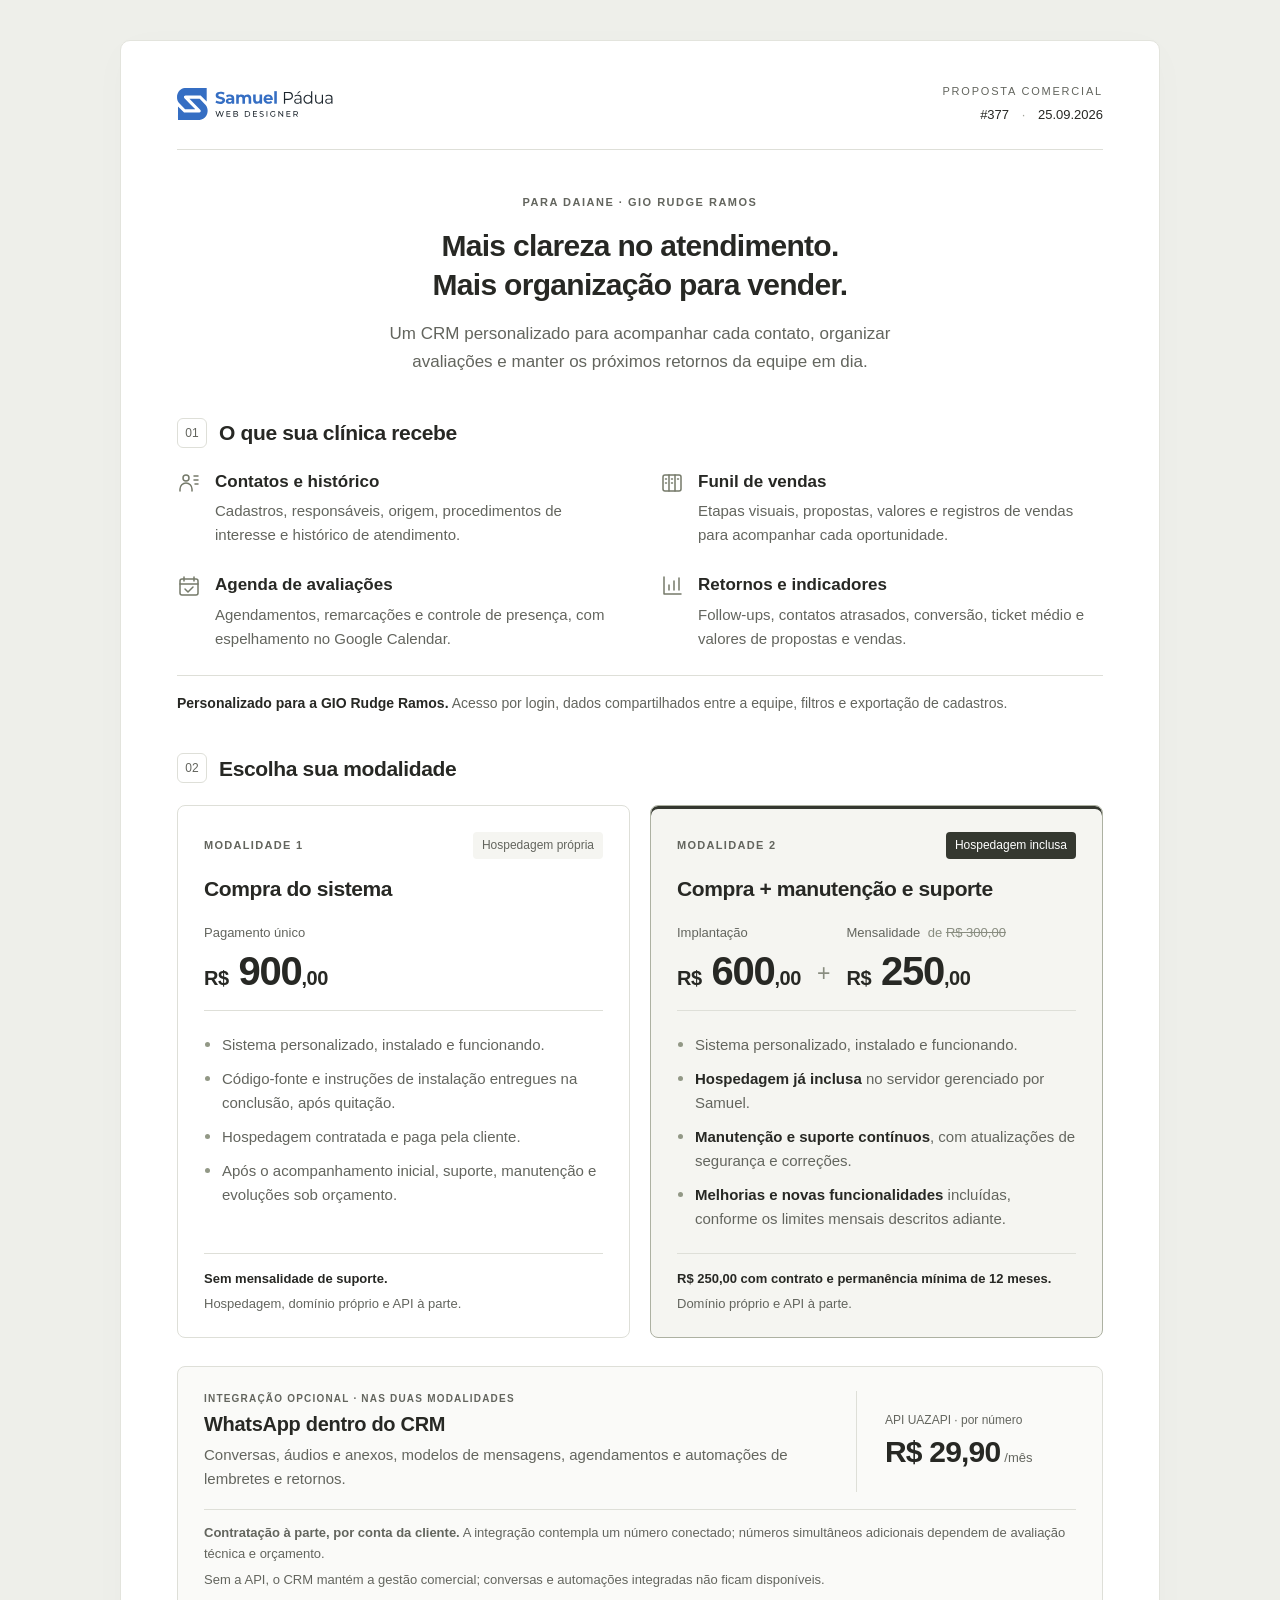
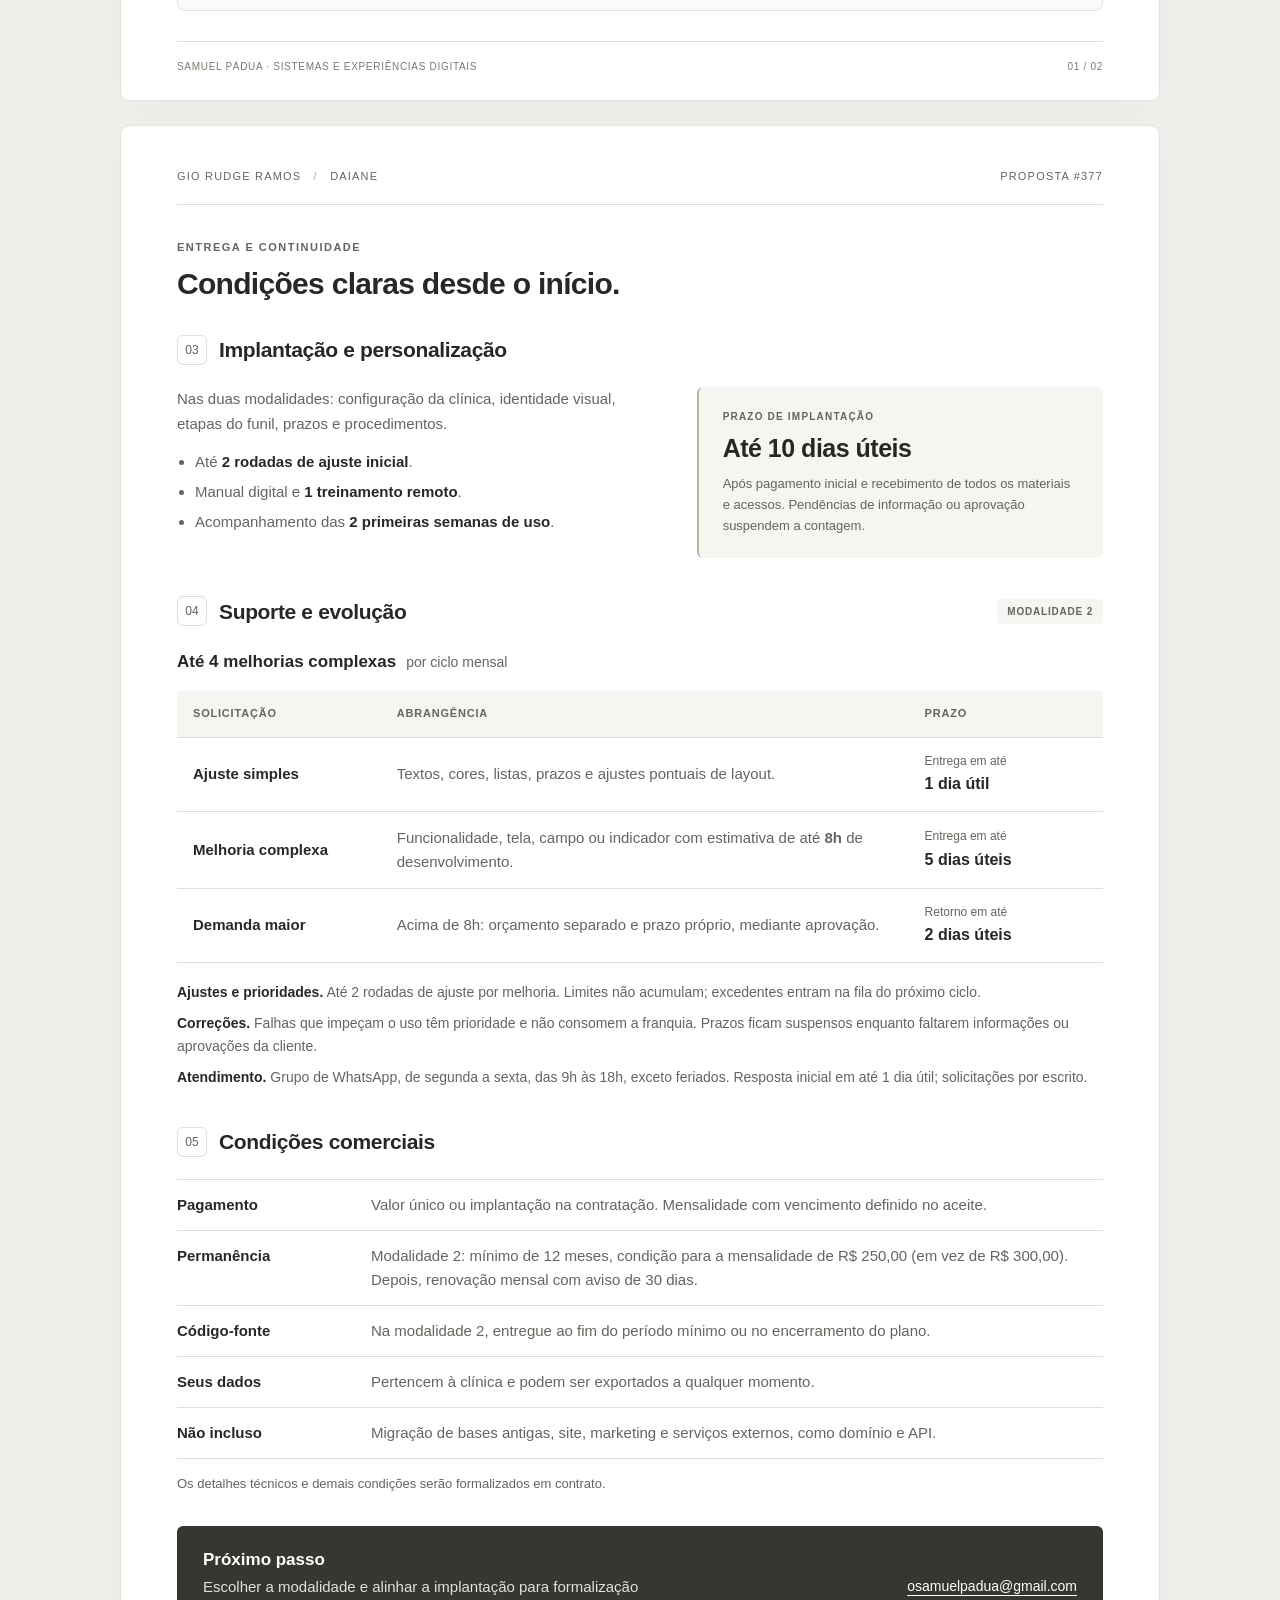
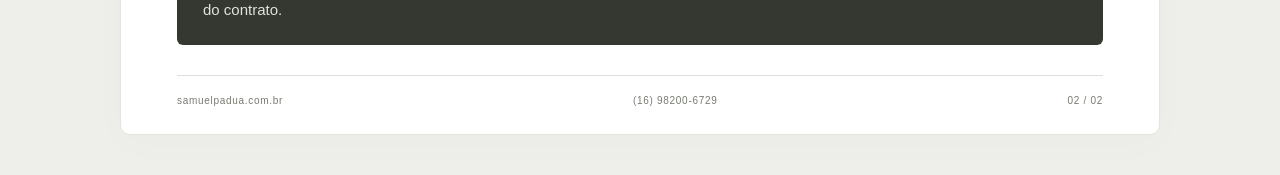
<file: index.html>
<!DOCTYPE html>
<html lang="pt-BR">
<head>
  <meta charset="UTF-8">
  <meta name="viewport" content="width=device-width, initial-scale=1.0">
  <meta name="robots" content="noindex, nofollow">
  <meta http-equiv="refresh" content="0; url=377/">
  <title>Proposta #377 · GIO Rudge Ramos</title>
</head>
<body>
  <p><a href="377/">Abrir proposta para a GIO Rudge Ramos</a></p>
</body>
</html>
</file>
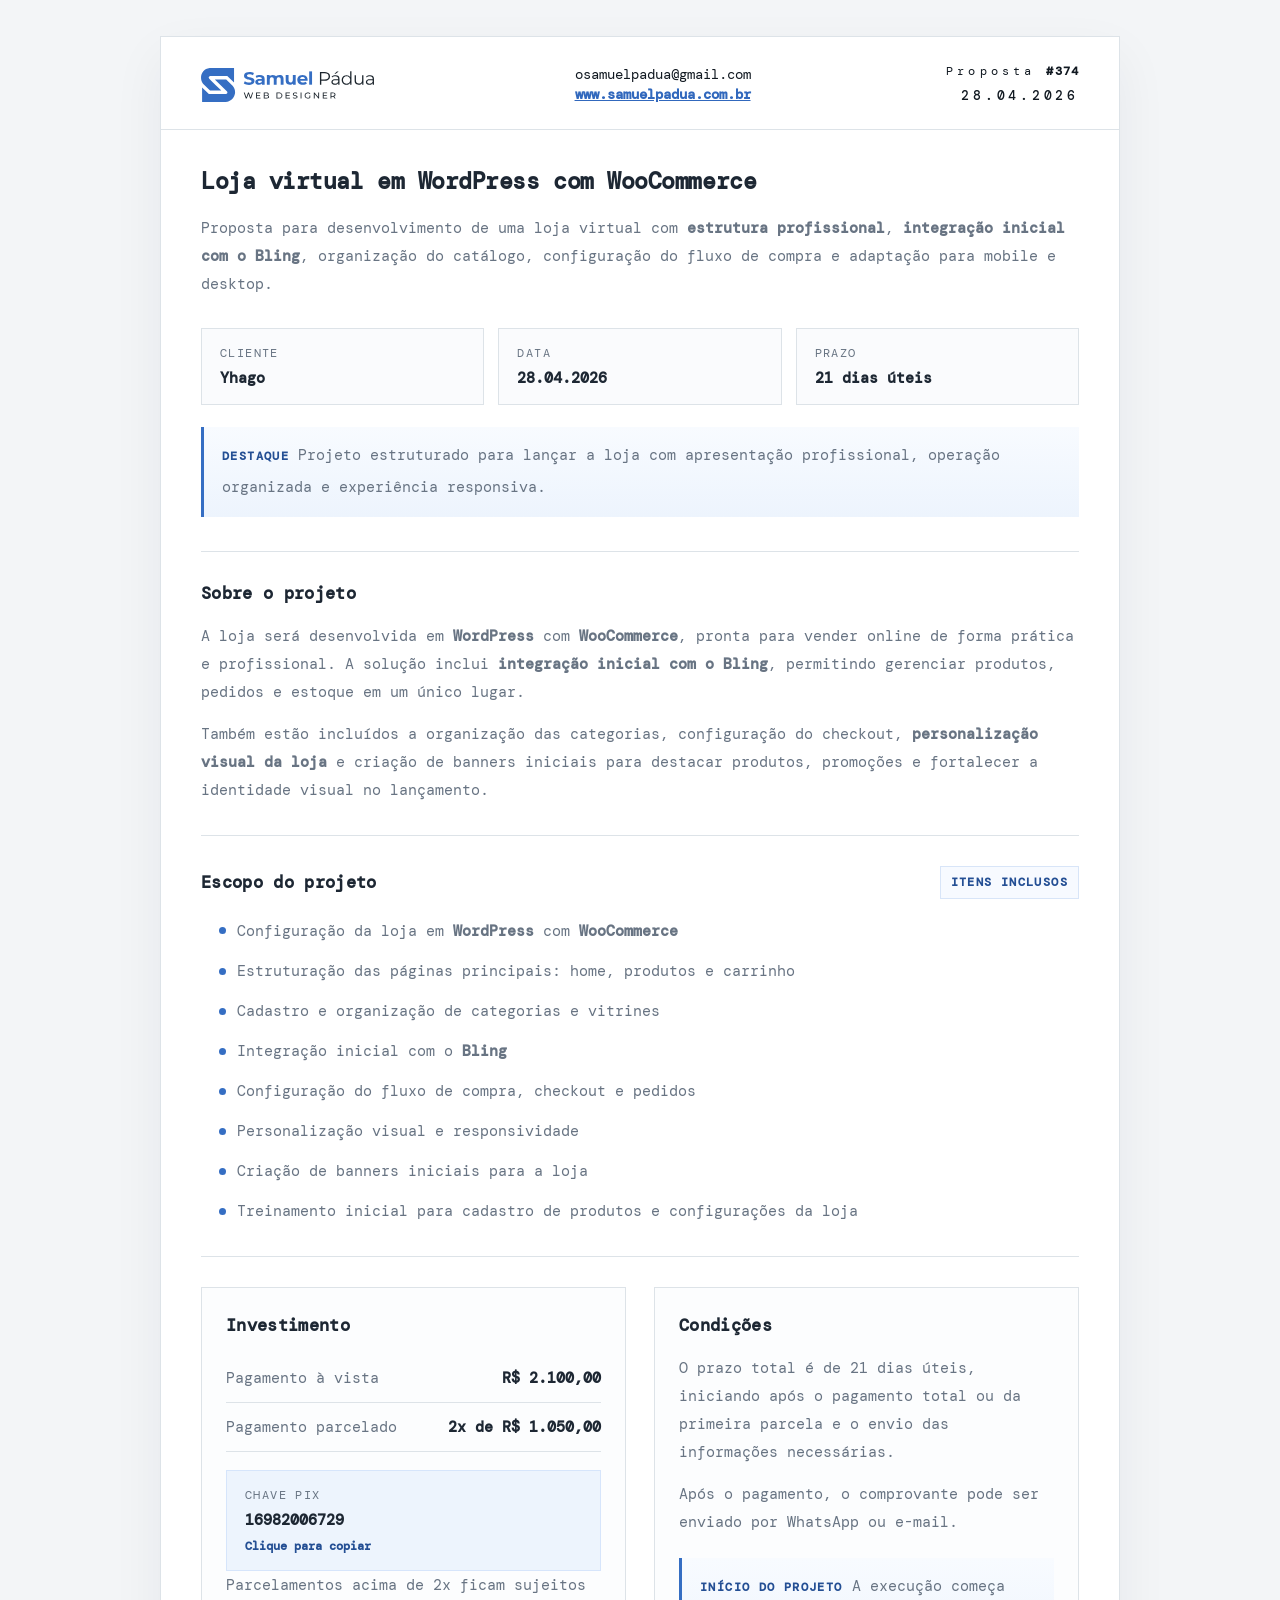
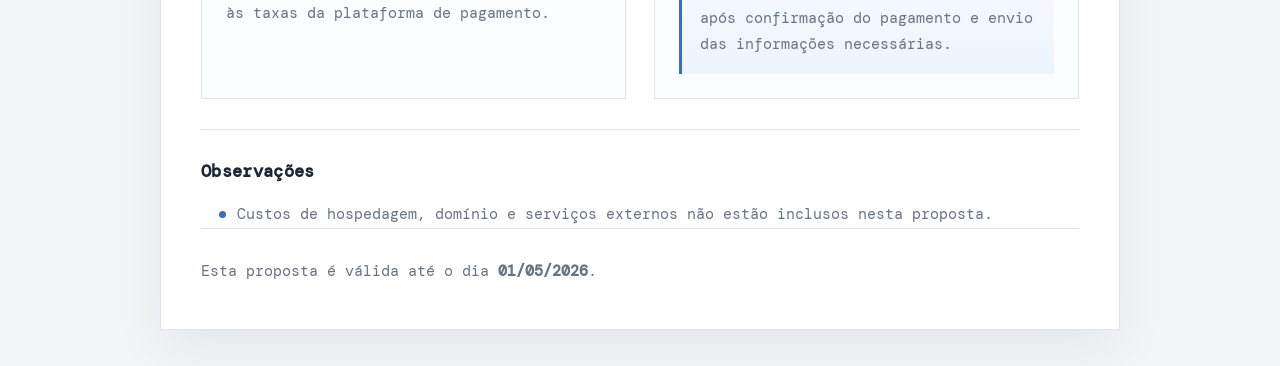
<file: 374/index.html>
<!DOCTYPE html>
<html lang="pt-BR">
<head>
  <meta charset="UTF-8">
  <meta name="viewport" content="width=device-width, initial-scale=1.0">
  <title>Proposta Comercial #374</title>
  <link rel="preconnect" href="https://fonts.googleapis.com">
  <link rel="preconnect" href="https://fonts.gstatic.com" crossorigin>
  <link href="https://fonts.googleapis.com/css2?family=DM+Mono:wght@300;400;500&display=swap" rel="stylesheet">
  <link rel="stylesheet" href="styles.css">
</head>
<body>
  <div class="page">
    <header class="topbar">
      <div class="topbar-brand">
        <img class="logo" src="logo.svg" alt="Logotipo Samuel Pádua">
      </div>
      <div class="topbar-contact">
        <a href="mailto:osamuelpadua@gmail.com">osamuelpadua@gmail.com</a>
        <a class="site-link" href="https://www.samuelpadua.com.br">www.samuelpadua.com.br</a>
      </div>
      <div class="topbar-proposal">
        <p class="proposal-code">Proposta <strong>#374</strong></p>
        <p class="proposal-date">28.04.2026</p>
      </div>
    </header>

    <main class="content">
      <section class="hero">
        <h1>Loja virtual em <span class="term-emph">WordPress</span> com <span class="term-emph">WooCommerce</span></h1>
        <p class="intro">
          Proposta para desenvolvimento de uma loja virtual com <strong>estrutura profissional</strong>, <strong>integração inicial com o <span class="term-emph">Bling</span></strong>,
          organização do catálogo, configuração do fluxo de compra e adaptação para mobile e desktop.
        </p>

        <div class="meta">
          <div>
            <span>Cliente</span>
            <strong>Yhago</strong>
          </div>
          <div>
            <span>Data</span>
            <strong>28.04.2026</strong>
          </div>
          <div>
            <span>Prazo</span>
            <strong>21 dias úteis</strong>
          </div>
        </div>

        <div class="hero-note">
          <span>Destaque</span>
          Projeto estruturado para lançar a loja com apresentação profissional, operação organizada e experiência responsiva.
        </div>
      </section>

      <section class="block">
        <h2>Sobre o projeto</h2>
        <p>
          A loja será desenvolvida em <span class="term-emph">WordPress</span> com <span class="term-emph">WooCommerce</span>, pronta para vender online de forma prática e profissional.
          A solução inclui <strong>integração inicial com o <span class="term-emph">Bling</span></strong>, permitindo gerenciar produtos, pedidos e estoque em um único lugar.
        </p>
        <p>
          Também estão incluídos a organização das categorias, configuração do checkout, <strong>personalização visual da loja</strong>
          e criação de banners iniciais para destacar produtos, promoções e fortalecer a identidade visual no lançamento.
        </p>
      </section>

      <section class="block">
        <div class="section-head">
          <h2>Escopo do projeto</h2>
          <span class="section-tag">Itens inclusos</span>
        </div>
        <ul class="simple-list">
          <li>Configuração da loja em <span class="term-emph">WordPress</span> com <span class="term-emph">WooCommerce</span></li>
          <li>Estruturação das páginas principais: home, produtos e carrinho</li>
          <li>Cadastro e organização de categorias e vitrines</li>
          <li>Integração inicial com o <span class="term-emph">Bling</span></li>
          <li>Configuração do fluxo de compra, checkout e pedidos</li>
          <li>Personalização visual e responsividade</li>
          <li>Criação de banners iniciais para a loja</li>
          <li>Treinamento inicial para cadastro de produtos e configurações da loja</li>
        </ul>
      </section>

      <section class="grid-two">
        <article class="block">
          <h2>Investimento</h2>
          <div class="price-line">
            <span>Pagamento à vista</span>
            <strong>R$ 2.100,00</strong>
          </div>
          <div class="price-line">
            <span>Pagamento parcelado</span>
            <strong>2x de R$ 1.050,00</strong>
          </div>
          <button class="note-box copy-box" type="button" data-copy="16982006729" aria-label="Copiar chave Pix 16982006729">
            <span>Chave Pix</span>
            <strong>16982006729</strong>
            <small class="copy-hint">Clique para copiar</small>
          </button>
          <p class="muted">
            Parcelamentos acima de 2x ficam sujeitos às taxas da plataforma de pagamento.
          </p>
        </article>

        <article class="block">
          <h2>Condições</h2>
          <p>
            O prazo total é de 21 dias úteis, iniciando após o pagamento total ou da primeira parcela e o envio das informações necessárias.
          </p>
          <p>
            Após o pagamento, o comprovante pode ser enviado por WhatsApp ou e-mail.
          </p>
          <div class="info-callout">
            <span>Início do projeto</span>
            A execução começa após confirmação do pagamento e envio das informações necessárias.
          </div>
        </article>
      </section>

      <section class="block">
        <h2>Observações</h2>
        <ul class="simple-list">
          <li>Custos de hospedagem, domínio e serviços externos não estão inclusos nesta proposta.</li>
        </ul>
        <p class="proposal-validity">
          Esta proposta é válida até o dia <strong>01/05/2026</strong>.
        </p>
      </section>
    </main>
  </div>
  <script>
    (function () {
      const copyBox = document.querySelector("[data-copy]");
      if (!copyBox) return;

      const originalHint = copyBox.querySelector(".copy-hint").textContent;

      async function copyText(text) {
        if (navigator.clipboard && window.isSecureContext) {
          await navigator.clipboard.writeText(text);
          return;
        }

        const input = document.createElement("textarea");
        input.value = text;
        input.setAttribute("readonly", "");
        input.style.position = "absolute";
        input.style.left = "-9999px";
        document.body.appendChild(input);
        input.select();
        document.execCommand("copy");
        document.body.removeChild(input);
      }

      copyBox.addEventListener("click", async function () {
        const text = copyBox.getAttribute("data-copy");
        const hint = copyBox.querySelector(".copy-hint");

        try {
          await copyText(text);
          hint.textContent = "Copiado";
          copyBox.classList.add("is-copied");

          window.setTimeout(function () {
            hint.textContent = originalHint;
            copyBox.classList.remove("is-copied");
          }, 1800);
        } catch (error) {
          hint.textContent = "Não foi possível copiar";

          window.setTimeout(function () {
            hint.textContent = originalHint;
          }, 2200);
        }
      });
    })();
  </script>
</body>
</html>
</file>
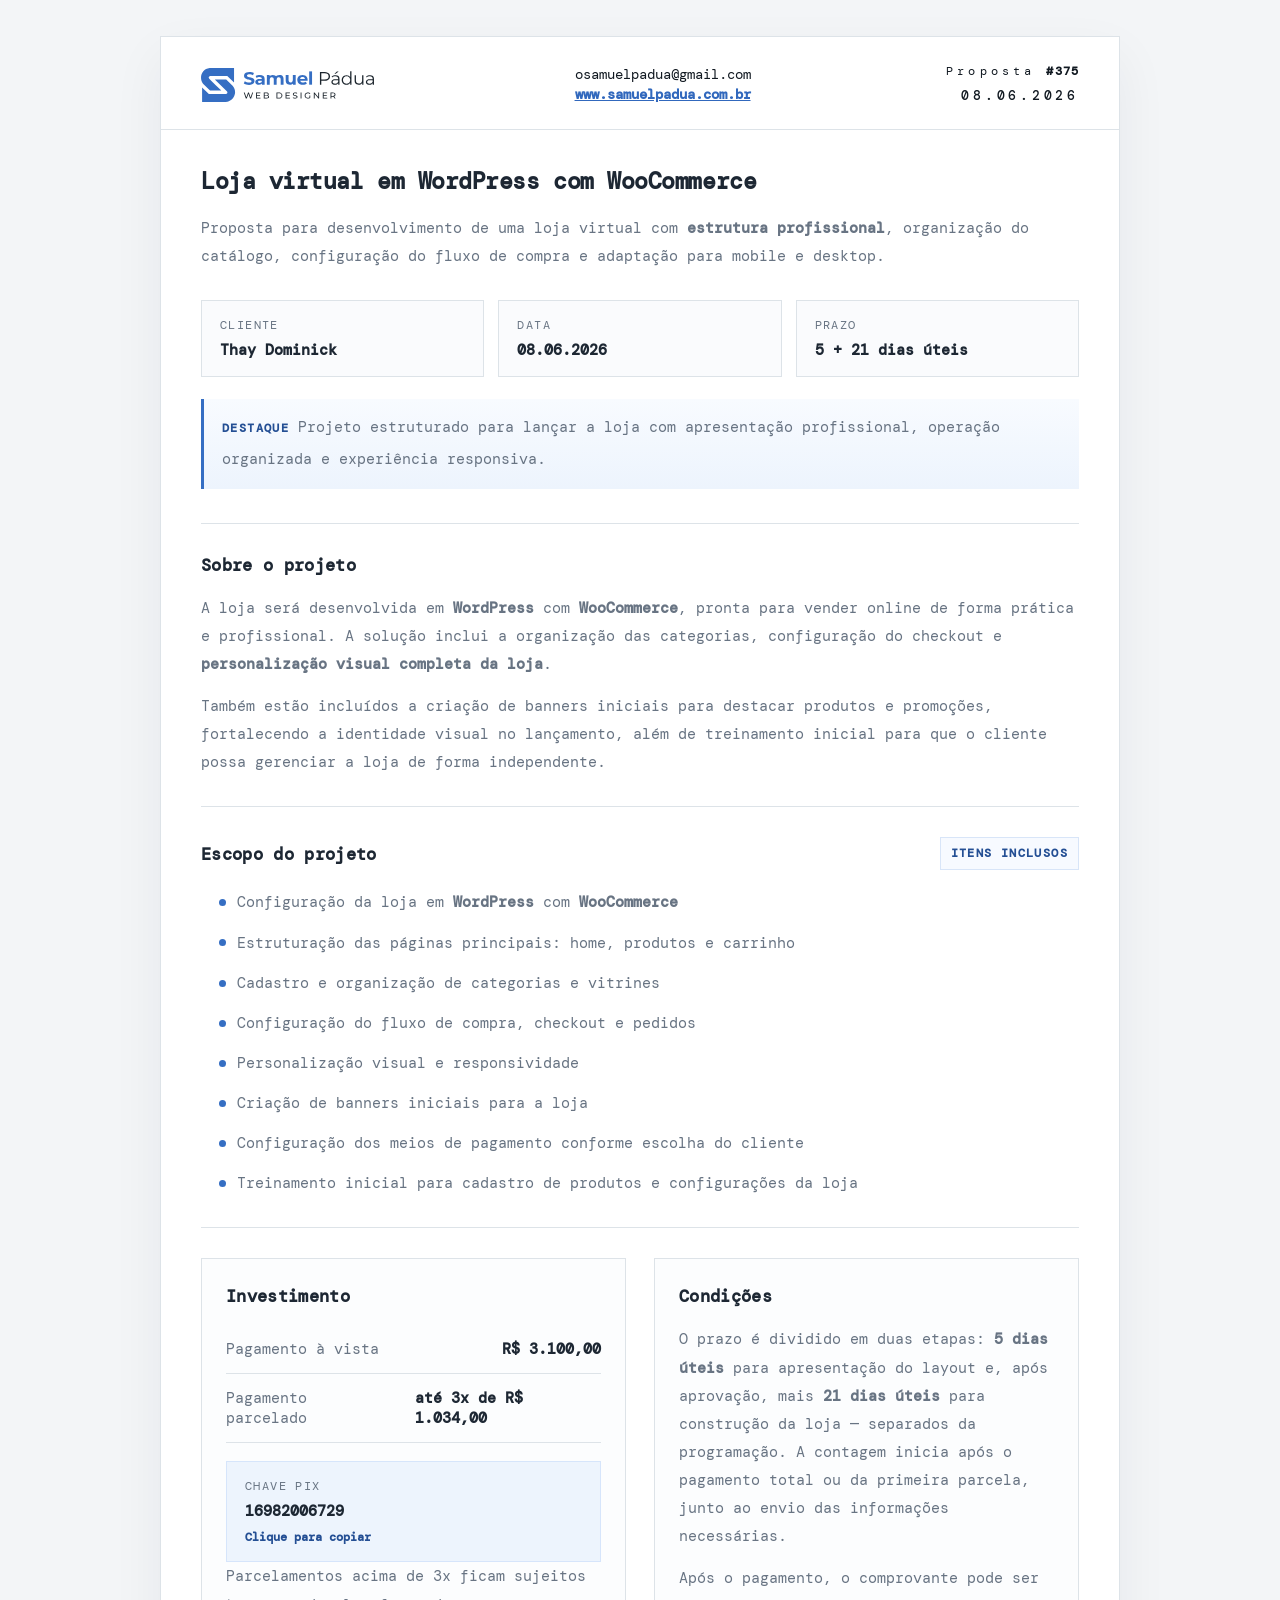
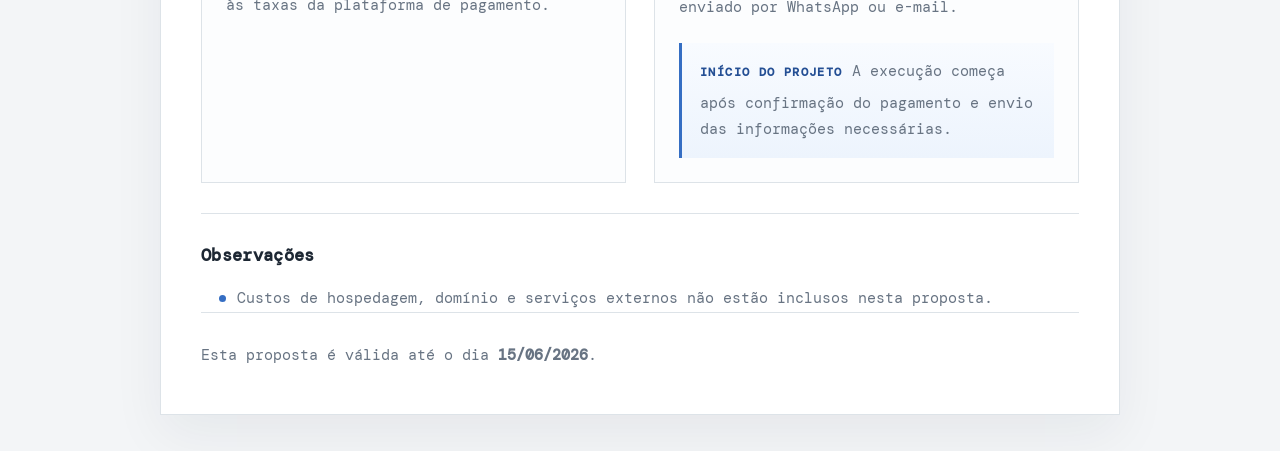
<file: 375/index.html>
<!DOCTYPE html>
<html lang="pt-BR">
<head>
  <meta charset="UTF-8">
  <meta name="viewport" content="width=device-width, initial-scale=1.0">
  <title>Proposta Comercial #375</title>
  <link rel="preconnect" href="https://fonts.googleapis.com">
  <link rel="preconnect" href="https://fonts.gstatic.com" crossorigin>
  <link href="https://fonts.googleapis.com/css2?family=DM+Mono:wght@300;400;500&display=swap" rel="stylesheet">
  <link rel="stylesheet" href="styles.css">
</head>
<body>
  <div class="page">
    <header class="topbar">
      <div class="topbar-brand">
        <img class="logo" src="logo.svg" alt="Logotipo Samuel Pádua">
      </div>
      <div class="topbar-contact">
        <a href="mailto:osamuelpadua@gmail.com">osamuelpadua@gmail.com</a>
        <a class="site-link" href="https://www.samuelpadua.com.br">www.samuelpadua.com.br</a>
      </div>
      <div class="topbar-proposal">
        <p class="proposal-code">Proposta <strong>#375</strong></p>
        <p class="proposal-date">08.06.2026</p>
      </div>
    </header>

    <main class="content">
      <section class="hero">
        <h1>Loja virtual em <span class="term-emph">WordPress</span> com <span class="term-emph">WooCommerce</span></h1>
        <p class="intro">
          Proposta para desenvolvimento de uma loja virtual com <strong>estrutura profissional</strong>,
          organização do catálogo, configuração do fluxo de compra e adaptação para mobile e desktop.
        </p>

        <div class="meta">
          <div>
            <span>Cliente</span>
            <strong>Thay Dominick</strong>
          </div>
          <div>
            <span>Data</span>
            <strong>08.06.2026</strong>
          </div>
          <div>
            <span>Prazo</span>
            <strong>5 + 21 dias úteis</strong>
          </div>
        </div>

        <div class="hero-note">
          <span>Destaque</span>
          Projeto estruturado para lançar a loja com apresentação profissional, operação organizada e experiência responsiva.
        </div>
      </section>

      <section class="block">
        <h2>Sobre o projeto</h2>
        <p>
          A loja será desenvolvida em <span class="term-emph">WordPress</span> com <span class="term-emph">WooCommerce</span>, pronta para vender online de forma prática e profissional.
          A solução inclui a organização das categorias, configuração do checkout e <strong>personalização visual completa da loja</strong>.
        </p>
        <p>
          Também estão incluídos a criação de banners iniciais para destacar produtos e promoções, fortalecendo a identidade visual no lançamento,
          além de treinamento inicial para que o cliente possa gerenciar a loja de forma independente.
        </p>
      </section>

      <section class="block">
        <div class="section-head">
          <h2>Escopo do projeto</h2>
          <span class="section-tag">Itens inclusos</span>
        </div>
        <ul class="simple-list">
          <li>Configuração da loja em <span class="term-emph">WordPress</span> com <span class="term-emph">WooCommerce</span></li>
          <li>Estruturação das páginas principais: home, produtos e carrinho</li>
          <li>Cadastro e organização de categorias e vitrines</li>
          <li>Configuração do fluxo de compra, checkout e pedidos</li>
          <li>Personalização visual e responsividade</li>
          <li>Criação de banners iniciais para a loja</li>
          <li>Configuração dos meios de pagamento conforme escolha do cliente</li>
          <li>Treinamento inicial para cadastro de produtos e configurações da loja</li>
        </ul>
      </section>

      <section class="grid-two">
        <article class="block">
          <h2>Investimento</h2>
          <div class="price-line">
            <span>Pagamento à vista</span>
            <strong>R$ 3.100,00</strong>
          </div>
          <div class="price-line">
            <span>Pagamento parcelado</span>
            <strong>até 3x de R$ 1.034,00</strong>
          </div>
          <button class="note-box copy-box" type="button" data-copy="16982006729" aria-label="Copiar chave Pix 16982006729">
            <span>Chave Pix</span>
            <strong>16982006729</strong>
            <small class="copy-hint">Clique para copiar</small>
          </button>
          <p class="muted">
            Parcelamentos acima de 3x ficam sujeitos às taxas da plataforma de pagamento.
          </p>
        </article>

        <article class="block">
          <h2>Condições</h2>
          <p>
            O prazo é dividido em duas etapas: <strong>5 dias úteis</strong> para apresentação do layout e, após aprovação, mais <strong>21 dias úteis</strong> para construção da loja — separados da programação. A contagem inicia após o pagamento total ou da primeira parcela, junto ao envio das informações necessárias.
          </p>
          <p>
            Após o pagamento, o comprovante pode ser enviado por WhatsApp ou e-mail.
          </p>
          <div class="info-callout">
            <span>Início do projeto</span>
            A execução começa após confirmação do pagamento e envio das informações necessárias.
          </div>
        </article>
      </section>

      <section class="block">
        <h2>Observações</h2>
        <ul class="simple-list">
          <li>Custos de hospedagem, domínio e serviços externos não estão inclusos nesta proposta.</li>
        </ul>
        <p class="proposal-validity">
          Esta proposta é válida até o dia <strong>15/06/2026</strong>.
        </p>
      </section>
    </main>
  </div>
  <script>
    (function () {
      const copyBox = document.querySelector("[data-copy]");
      if (!copyBox) return;

      const originalHint = copyBox.querySelector(".copy-hint").textContent;

      async function copyText(text) {
        if (navigator.clipboard && window.isSecureContext) {
          await navigator.clipboard.writeText(text);
          return;
        }

        const input = document.createElement("textarea");
        input.value = text;
        input.setAttribute("readonly", "");
        input.style.position = "absolute";
        input.style.left = "-9999px";
        document.body.appendChild(input);
        input.select();
        document.execCommand("copy");
        document.body.removeChild(input);
      }

      copyBox.addEventListener("click", async function () {
        const text = copyBox.getAttribute("data-copy");
        const hint = copyBox.querySelector(".copy-hint");

        try {
          await copyText(text);
          hint.textContent = "Copiado";
          copyBox.classList.add("is-copied");

          window.setTimeout(function () {
            hint.textContent = originalHint;
            copyBox.classList.remove("is-copied");
          }, 1800);
        } catch (error) {
          hint.textContent = "Não foi possível copiar";

          window.setTimeout(function () {
            hint.textContent = originalHint;
          }, 2200);
        }
      });
    })();
  </script>
</body>
</html>
</file>
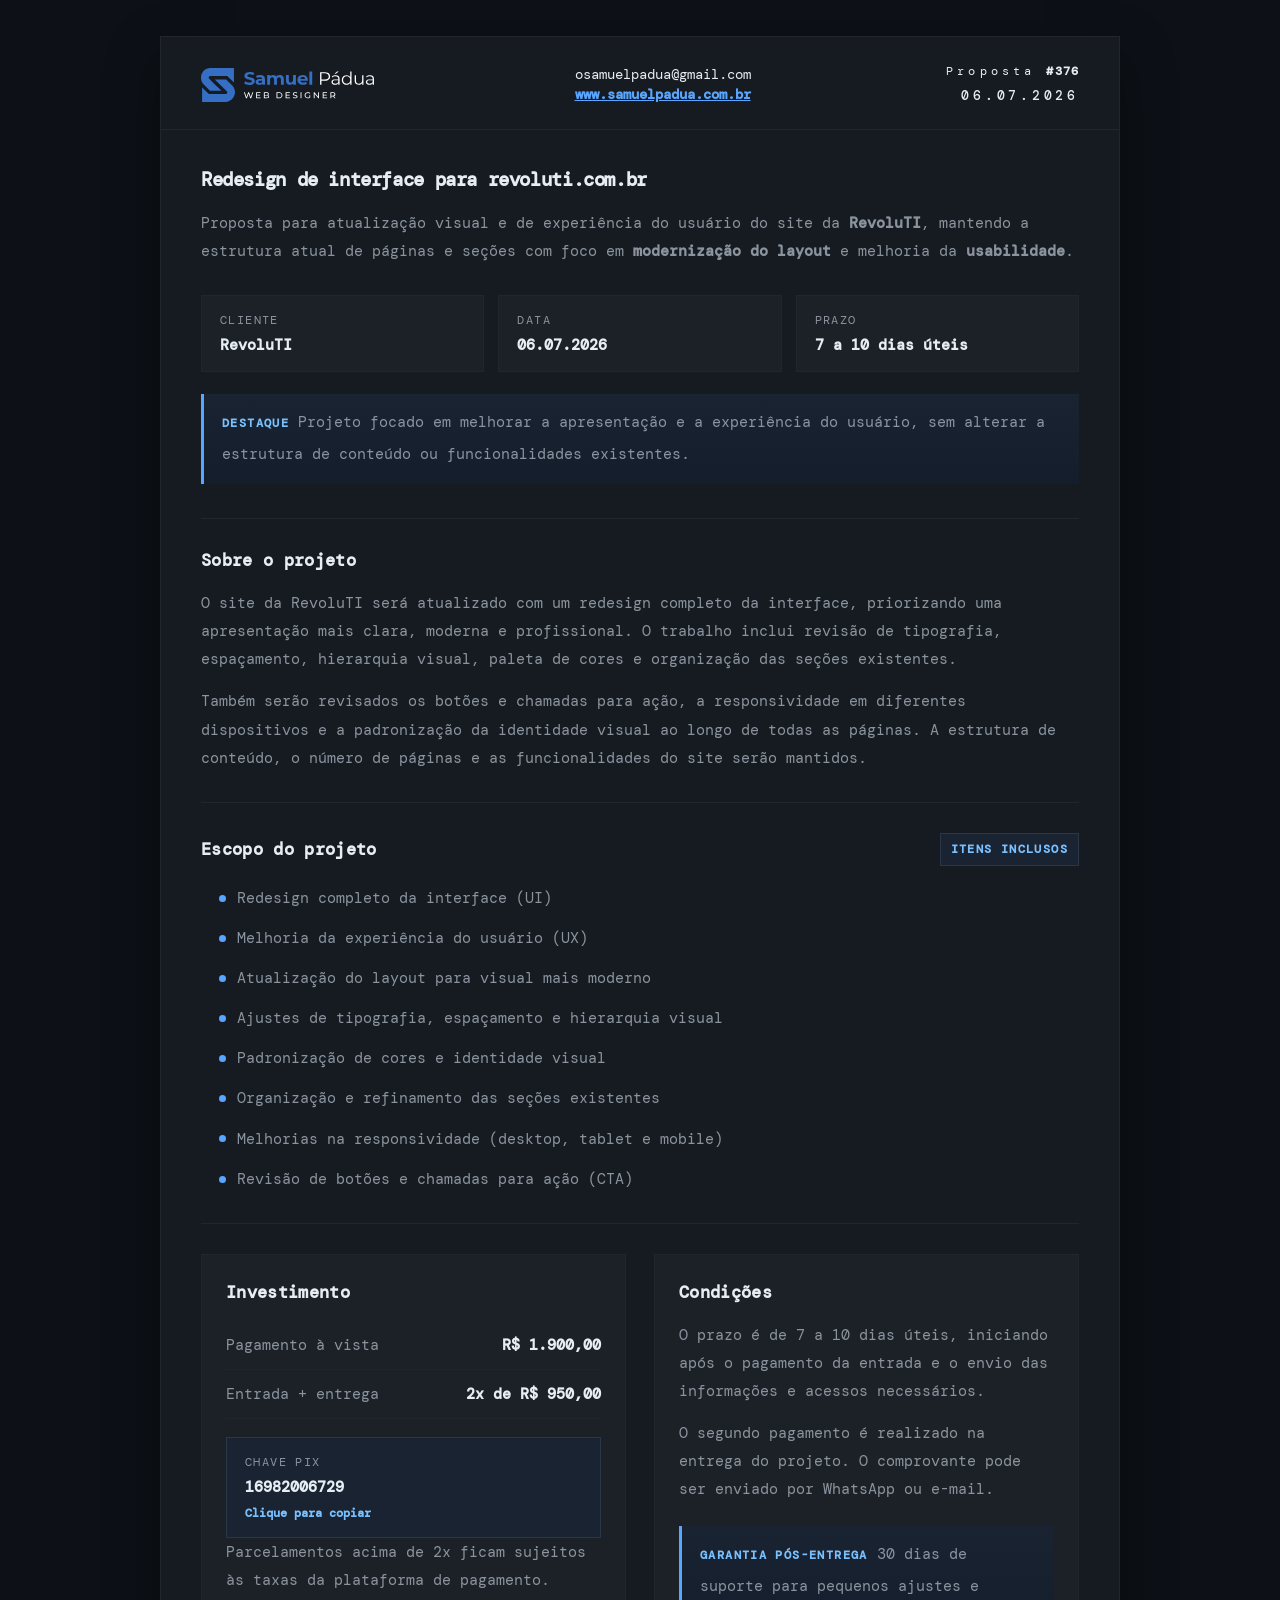
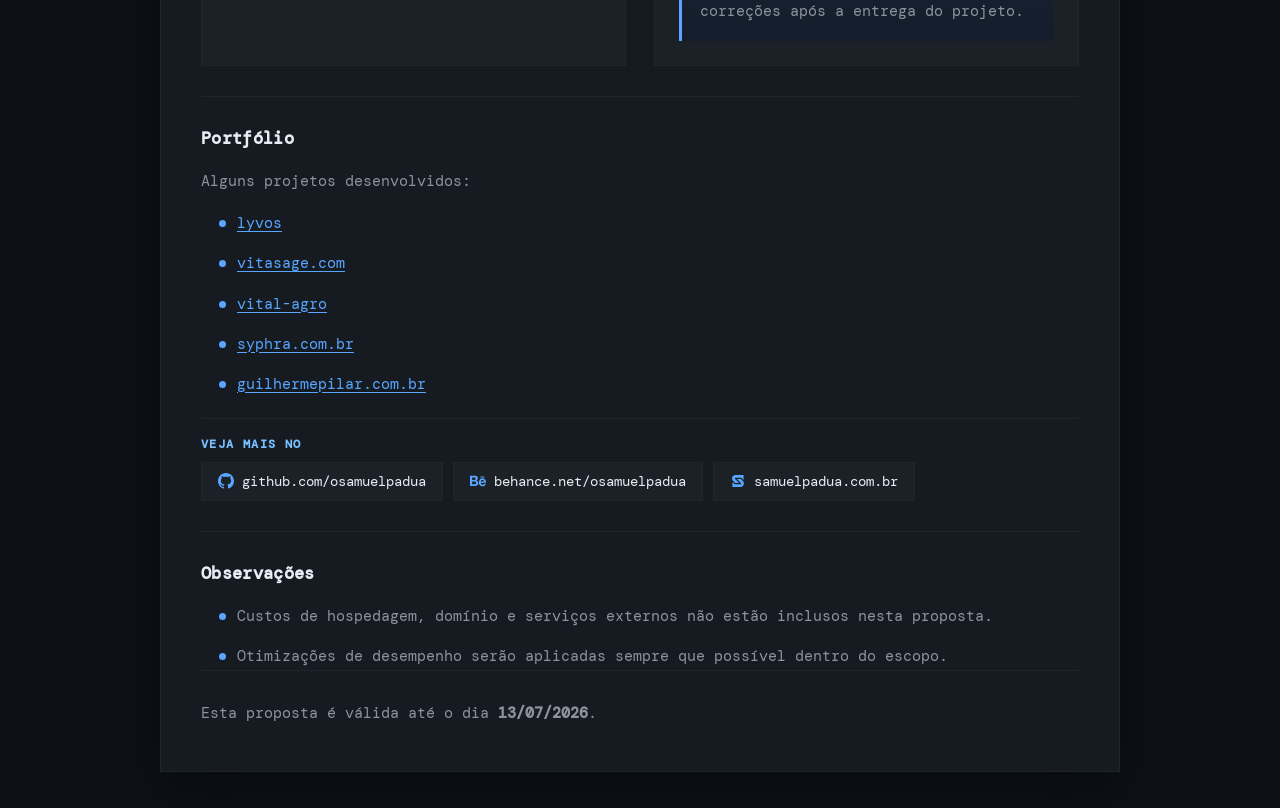
<file: 376/index.html>
<!DOCTYPE html>
<html lang="pt-BR">
<head>
  <meta charset="UTF-8">
  <meta name="viewport" content="width=device-width, initial-scale=1.0">
  <title>Proposta Comercial #376</title>
  <link rel="preconnect" href="https://fonts.googleapis.com">
  <link rel="preconnect" href="https://fonts.gstatic.com" crossorigin>
  <link href="https://fonts.googleapis.com/css2?family=DM+Mono:wght@300;400;500&display=swap" rel="stylesheet">
  <link rel="stylesheet" href="styles.css">
  <link rel="icon" href="favicon.svg" type="image/svg+xml">
</head>
<body>
  <div class="page">
    <header class="topbar">
      <div class="topbar-brand">
        <img class="logo" src="logo2.svg" alt="Logotipo Samuel Pádua">
      </div>
      <div class="topbar-contact">
        <a href="mailto:osamuelpadua@gmail.com">osamuelpadua@gmail.com</a>
        <a class="site-link" href="https://www.samuelpadua.com.br">www.samuelpadua.com.br</a>
      </div>
      <div class="topbar-proposal">
        <p class="proposal-code">Proposta <strong>#376</strong></p>
        <p class="proposal-date">06.07.2026</p>
      </div>
    </header>

    <main class="content">
      <section class="hero">
        <h1 style="font-size: clamp(0.95rem, 1.5vw, 20px);">Redesign de interface para <span class="term-emph">revoluti.com.br</span></h1>
        <p class="intro">
          Proposta para atualização visual e de experiência do usuário do site da <strong>RevoluTI</strong>,
          mantendo a estrutura atual de páginas e seções com foco em <strong>modernização do layout</strong> e melhoria da <strong>usabilidade</strong>.
        </p>

        <div class="meta">
          <div>
            <span>Cliente</span>
            <strong>RevoluTI</strong>
          </div>
          <div>
            <span>Data</span>
            <strong>06.07.2026</strong>
          </div>
          <div>
            <span>Prazo</span>
            <strong>7 a 10 dias úteis</strong>
          </div>
        </div>

        <div class="hero-note">
          <span>Destaque</span>
          Projeto focado em melhorar a apresentação e a experiência do usuário, sem alterar a estrutura de conteúdo ou funcionalidades existentes.
        </div>
      </section>

      <section class="block">
        <h2>Sobre o projeto</h2>
        <p>
          O site da RevoluTI será atualizado com um redesign completo da interface, priorizando uma apresentação mais clara, moderna e profissional.
          O trabalho inclui revisão de tipografia, espaçamento, hierarquia visual, paleta de cores e organização das seções existentes.
        </p>
        <p>
          Também serão revisados os botões e chamadas para ação, a responsividade em diferentes dispositivos e a padronização da identidade visual ao longo de todas as páginas.
          A estrutura de conteúdo, o número de páginas e as funcionalidades do site serão mantidos.
        </p>
      </section>

      <section class="block">
        <div class="section-head">
          <h2>Escopo do projeto</h2>
          <span class="section-tag">Itens inclusos</span>
        </div>
        <ul class="simple-list">
          <li>Redesign completo da interface (UI)</li>
          <li>Melhoria da experiência do usuário (UX)</li>
          <li>Atualização do layout para visual mais moderno</li>
          <li>Ajustes de tipografia, espaçamento e hierarquia visual</li>
          <li>Padronização de cores e identidade visual</li>
          <li>Organização e refinamento das seções existentes</li>
          <li>Melhorias na responsividade (desktop, tablet e mobile)</li>
          <li>Revisão de botões e chamadas para ação (CTA)</li>
        </ul>
      </section>

      <section class="grid-two">
        <article class="block">
          <h2>Investimento</h2>
          <div class="price-line">
            <span>Pagamento à vista</span>
            <strong>R$ 1.900,00</strong>
          </div>
          <div class="price-line">
            <span>Entrada + entrega</span>
            <strong>2x de R$ 950,00</strong>
          </div>
          <button class="note-box copy-box" type="button" data-copy="16982006729" aria-label="Copiar chave Pix 16982006729">
            <span>Chave Pix</span>
            <strong>16982006729</strong>
            <small class="copy-hint">Clique para copiar</small>
          </button>
          <p class="muted">
            Parcelamentos acima de 2x ficam sujeitos às taxas da plataforma de pagamento.
          </p>
        </article>

        <article class="block">
          <h2>Condições</h2>
          <p>
            O prazo é de 7 a 10 dias úteis, iniciando após o pagamento da entrada e o envio das informações e acessos necessários.
          </p>
          <p>
            O segundo pagamento é realizado na entrega do projeto. O comprovante pode ser enviado por WhatsApp ou e-mail.
          </p>
          <div class="info-callout">
            <span>Garantia pós-entrega</span>
            30 dias de suporte para pequenos ajustes e correções após a entrega do projeto.
          </div>
        </article>
      </section>

      <section class="block">
        <h2>Portfólio</h2>
        <p>Alguns projetos desenvolvidos:</p>
        <ul class="simple-list">
          <li><a href="https://osamuelpadua.github.io/lyvos/">lyvos</a></li>
          <li><a href="https://vitasage.com/">vitasage.com</a></li>
          <li><a href="https://osamuelpadua.github.io/vital-agro/">vital-agro</a></li>
          <li><a href="https://www.syphra.com.br/">syphra.com.br</a></li>
          <li><a href="https://www.guilhermepilar.com.br/">guilhermepilar.com.br</a></li>
        </ul>
        <span class="portfolio-links-label">Veja mais no</span>
        <div class="portfolio-links">
          <a href="https://github.com/osamuelpadua" target="_blank">
            <svg xmlns="http://www.w3.org/2000/svg" viewBox="0 0 24 24" fill="currentColor" aria-hidden="true"><path d="M12 0C5.37 0 0 5.37 0 12c0 5.3 3.438 9.8 8.205 11.385.6.113.82-.258.82-.577 0-.285-.01-1.04-.015-2.04-3.338.724-4.042-1.61-4.042-1.61-.546-1.385-1.335-1.755-1.335-1.755-1.087-.744.084-.729.084-.729 1.205.084 1.838 1.236 1.838 1.236 1.07 1.835 2.809 1.305 3.495.998.108-.776.417-1.305.76-1.605-2.665-.3-5.466-1.332-5.466-5.93 0-1.31.465-2.38 1.235-3.22-.135-.303-.54-1.523.105-3.176 0 0 1.005-.322 3.3 1.23.96-.267 1.98-.399 3-.405 1.02.006 2.04.138 3 .405 2.28-1.552 3.285-1.23 3.285-1.23.645 1.653.24 2.873.12 3.176.765.84 1.23 1.91 1.23 3.22 0 4.61-2.805 5.625-5.475 5.92.42.36.81 1.096.81 2.22 0 1.606-.015 2.896-.015 3.286 0 .315.21.69.825.57C20.565 21.795 24 17.295 24 12c0-6.63-5.37-12-12-12z"/></svg>
            github.com/osamuelpadua
          </a>
          <a href="https://www.behance.net/osamuelpadua" target="_blank">
            <svg xmlns="http://www.w3.org/2000/svg" viewBox="0 0 24 24" fill="currentColor" aria-hidden="true"><path d="M16.969 16.927a2.561 2.561 0 0 0 1.901.677 2.501 2.501 0 0 0 1.531-.475c.362-.235.636-.584.779-.99h2.585a5.091 5.091 0 0 1-1.9 2.896 5.292 5.292 0 0 1-3.091.88 5.839 5.839 0 0 1-2.284-.433 4.871 4.871 0 0 1-1.723-1.211 5.657 5.657 0 0 1-1.08-1.874 7.057 7.057 0 0 1-.383-2.393c-.005-.8.129-1.595.396-2.349a5.313 5.313 0 0 1 5.088-3.604 4.87 4.87 0 0 1 2.376.563c.661.362 1.231.87 1.668 1.485a6.2 6.2 0 0 1 .943 2.133c.194.821.263 1.666.205 2.508h-7.699c-.063.79.184 1.574.688 2.187ZM6.947 4.084a8.065 8.065 0 0 1 1.928.198 4.29 4.29 0 0 1 1.49.638c.418.303.748.711.958 1.182.241.579.357 1.203.341 1.83a3.506 3.506 0 0 1-.506 1.961 3.726 3.726 0 0 1-1.503 1.287 3.588 3.588 0 0 1 2.027 1.437c.464.747.697 1.615.67 2.494a4.593 4.593 0 0 1-.423 2.032 3.945 3.945 0 0 1-1.163 1.413 5.114 5.114 0 0 1-1.683.807 7.135 7.135 0 0 1-1.928.259H0V4.084h6.947Zm-.235 12.9c.308.004.616-.029.916-.099a2.18 2.18 0 0 0 .766-.332c.228-.158.411-.371.534-.619.142-.317.208-.663.191-1.009a2.08 2.08 0 0 0-.642-1.715 2.618 2.618 0 0 0-1.696-.505h-3.54v4.279h3.471Zm13.635-5.967a2.13 2.13 0 0 0-1.654-.619 2.336 2.336 0 0 0-1.163.259 2.474 2.474 0 0 0-.738.62 2.359 2.359 0 0 0-.396.792c-.074.239-.12.485-.137.734h4.769a3.239 3.239 0 0 0-.679-1.785l-.002-.001Zm-13.813-.648a2.254 2.254 0 0 0 1.423-.433c.399-.355.607-.88.56-1.413a1.916 1.916 0 0 0-.178-.891 1.298 1.298 0 0 0-.495-.533 1.851 1.851 0 0 0-.711-.274 3.966 3.966 0 0 0-.835-.073H3.241v3.631h3.293v-.014ZM21.62 5.122h-5.976v1.527h5.976V5.122Z"/></svg>
            behance.net/osamuelpadua
          </a>
          <a href="https://samuelpadua.com.br/" target="_blank">
            <svg xmlns="http://www.w3.org/2000/svg" viewBox="0 0 69 69" fill="currentColor" aria-hidden="true"><path d="M56.6245 35.9651C63.0467 43.6387 59.9063 55.9157 50.5768 59.5392C49.7342 59.8659 47.6566 60.5095 46.8195 60.5095H10.5981V38.4023L20.7424 48.3549L46.4083 48.281C48.3295 48.1265 49.086 45.9466 47.9991 44.452L29.6468 26.0271H46.679L56.6245 35.9651ZM55.7115 8.5027C56.5332 8.47906 57.9542 8.50274 58.4287 8.50267L58.4287 30.6151L48.3208 20.7717L23.039 20.7384C21.2747 20.8122 20.0661 22.2056 20.682 23.9408C20.8963 24.5457 22.5509 26.1989 23.1098 26.7954C28.2321 32.2624 33.8675 37.2818 39.0343 42.7113L39.2415 43.1298H22.4873L11.9921 32.6296C5.31254 23.5183 10.3322 9.84919 21.9324 8.65054C33.1878 8.56572 44.8118 8.5027 55.7115 8.5027Z"/></svg>
            samuelpadua.com.br
          </a>
        </div>
      </section>

      <section class="block">
        <h2>Observações</h2>
        <ul class="simple-list">
          <li>Custos de hospedagem, domínio e serviços externos não estão inclusos nesta proposta.</li>
          <li>Otimizações de desempenho serão aplicadas sempre que possível dentro do escopo.</li>
        </ul>
        <p class="proposal-validity">
          Esta proposta é válida até o dia <strong>13/07/2026</strong>.
        </p>
      </section>
    </main>
  </div>
  <script>
    (function () {
      const copyBox = document.querySelector("[data-copy]");
      if (!copyBox) return;

      const originalHint = copyBox.querySelector(".copy-hint").textContent;

      async function copyText(text) {
        if (navigator.clipboard && window.isSecureContext) {
          await navigator.clipboard.writeText(text);
          return;
        }

        const input = document.createElement("textarea");
        input.value = text;
        input.setAttribute("readonly", "");
        input.style.position = "absolute";
        input.style.left = "-9999px";
        document.body.appendChild(input);
        input.select();
        document.execCommand("copy");
        document.body.removeChild(input);
      }

      copyBox.addEventListener("click", async function () {
        const text = copyBox.getAttribute("data-copy");
        const hint = copyBox.querySelector(".copy-hint");

        try {
          await copyText(text);
          hint.textContent = "Copiado";
          copyBox.classList.add("is-copied");

          window.setTimeout(function () {
            hint.textContent = originalHint;
            copyBox.classList.remove("is-copied");
          }, 2200);
        } catch (error) {
          hint.textContent = "Não foi possível copiar";

          window.setTimeout(function () {
            hint.textContent = originalHint;
          }, 2200);
        }
      });
    })();
  </script>
</body>
</html>
</file>
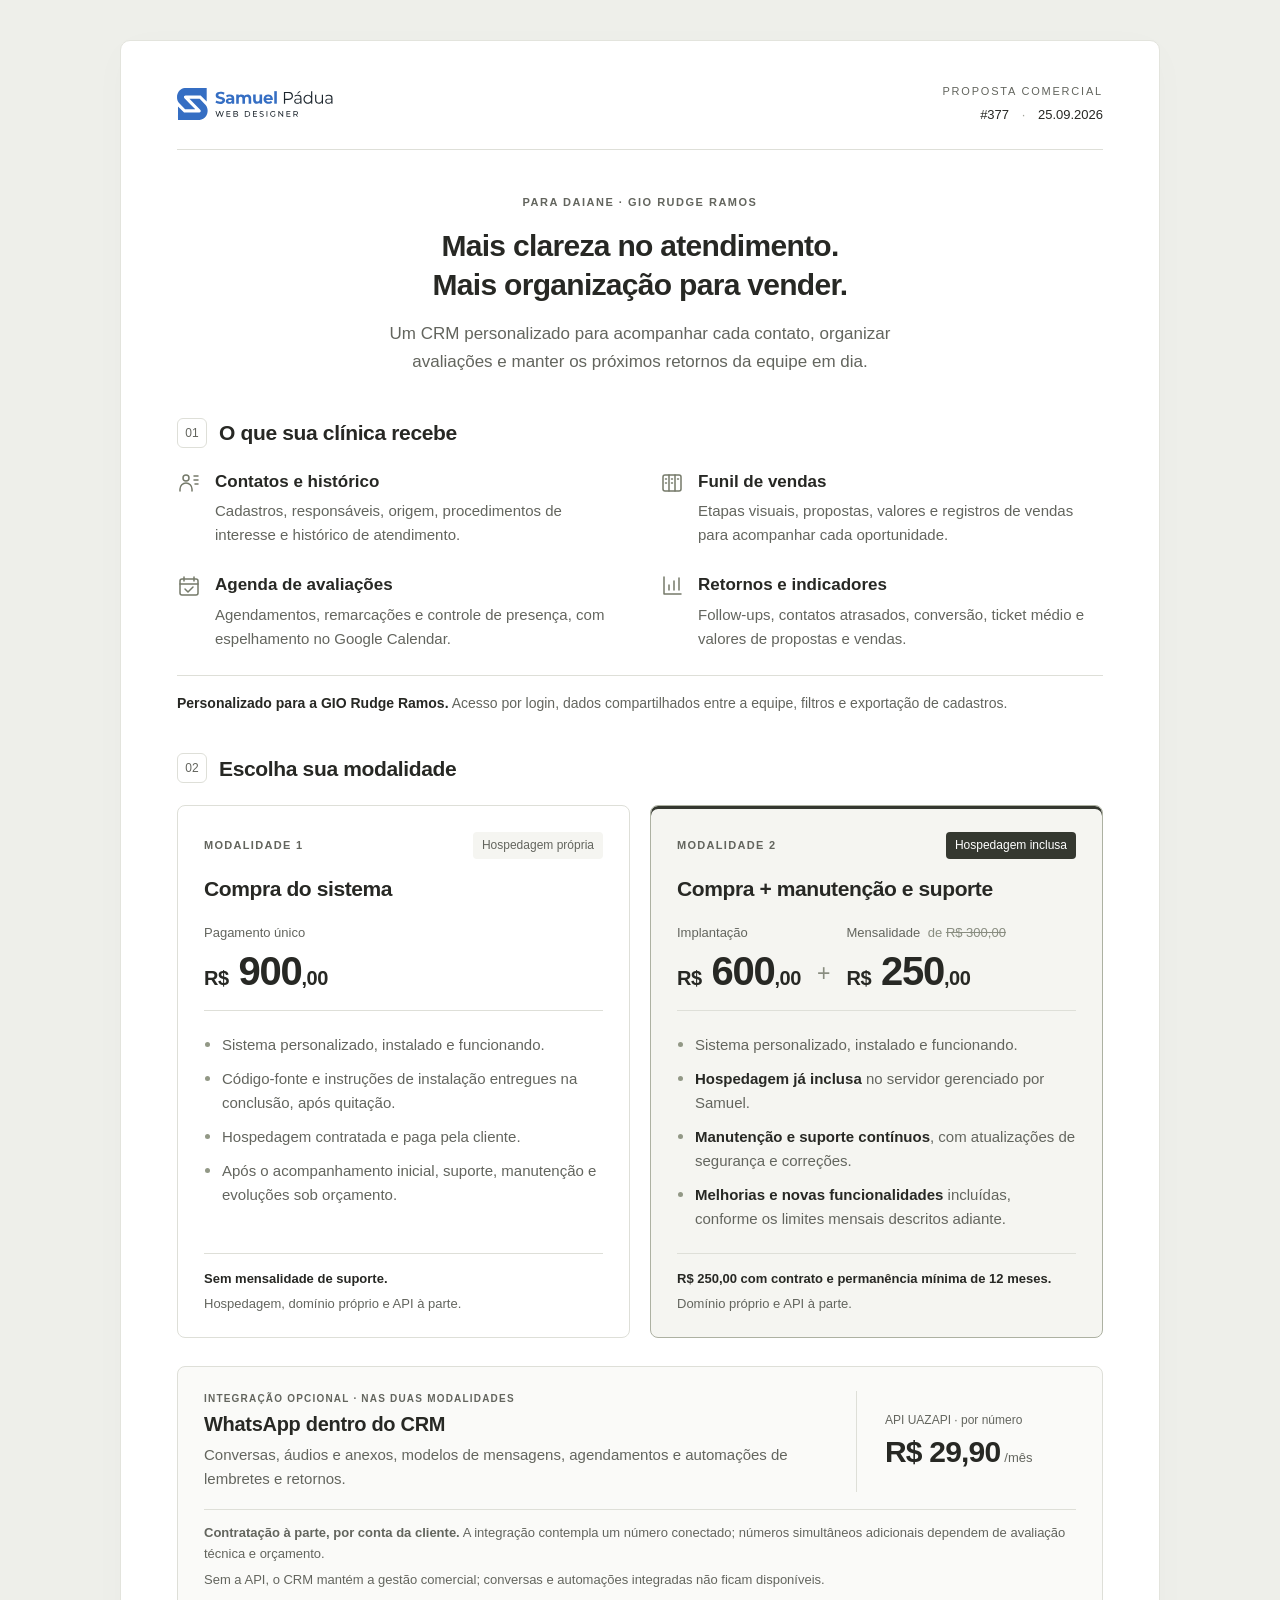
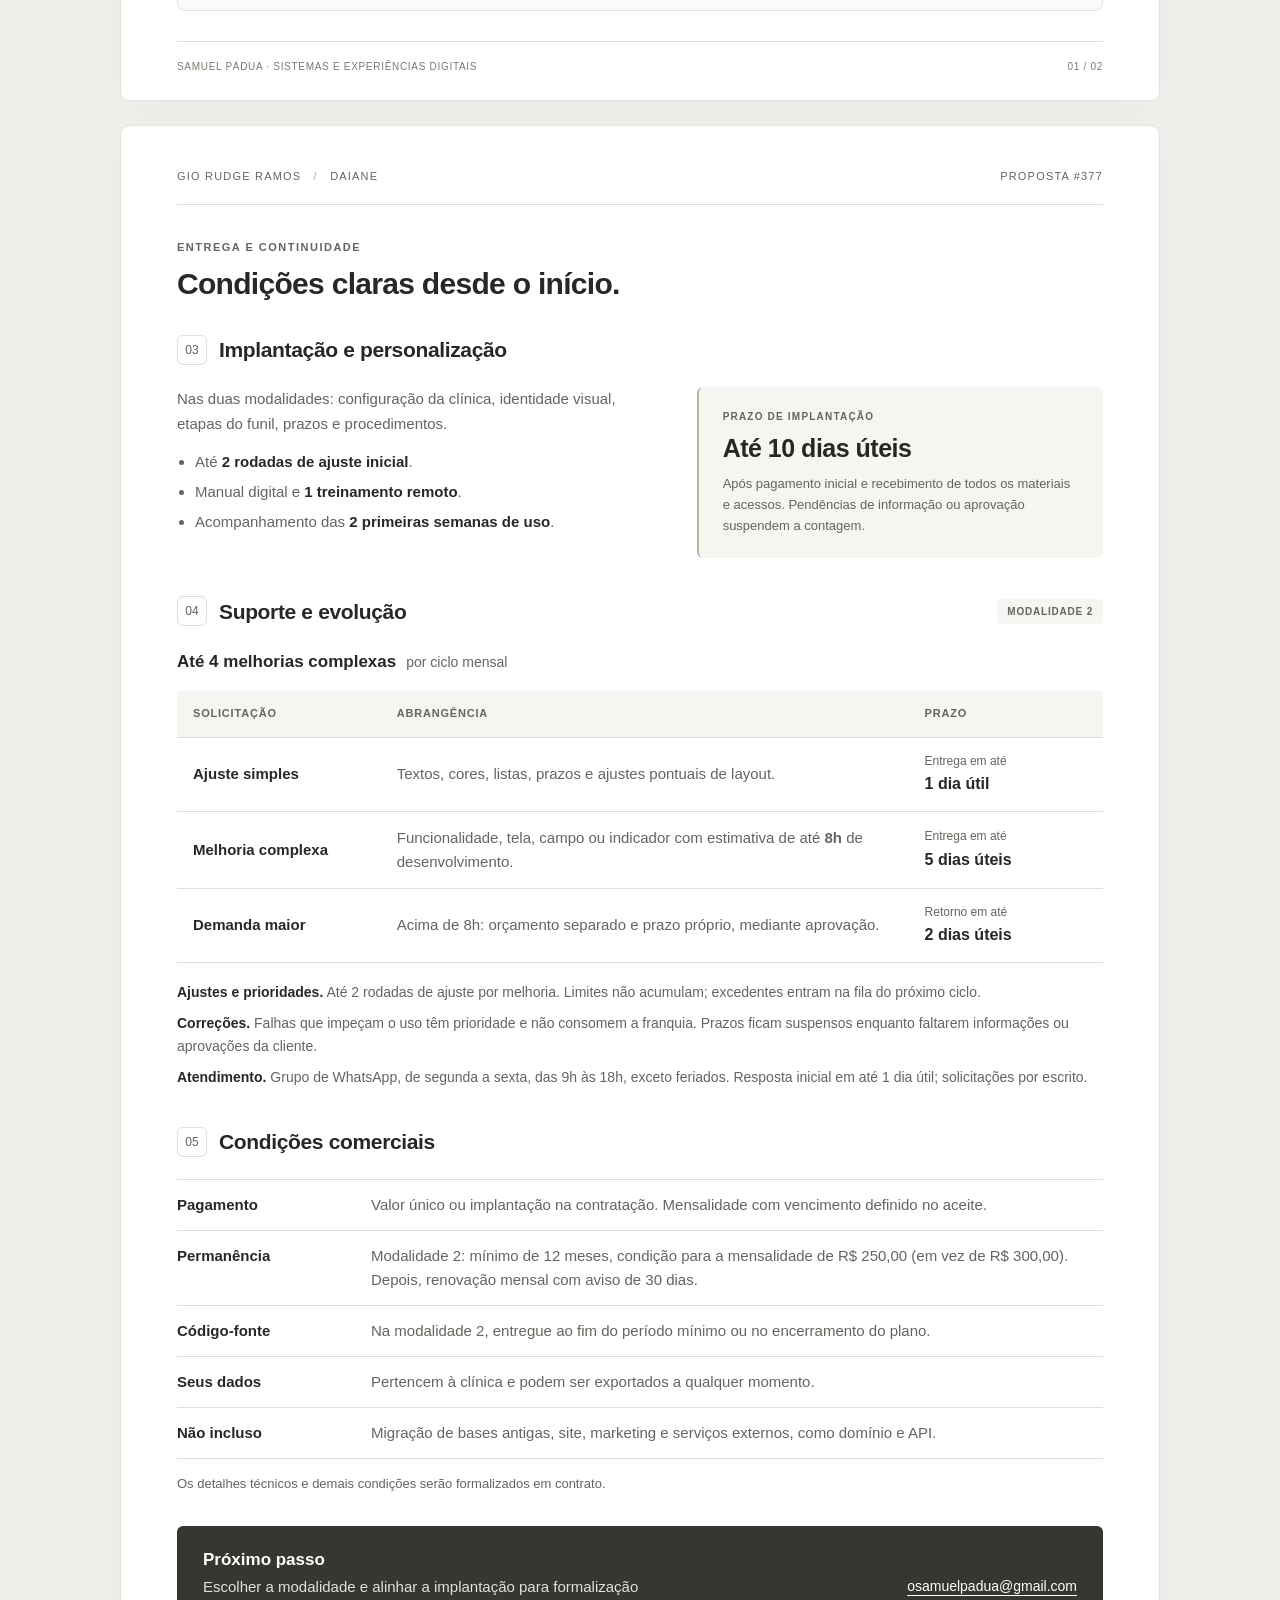
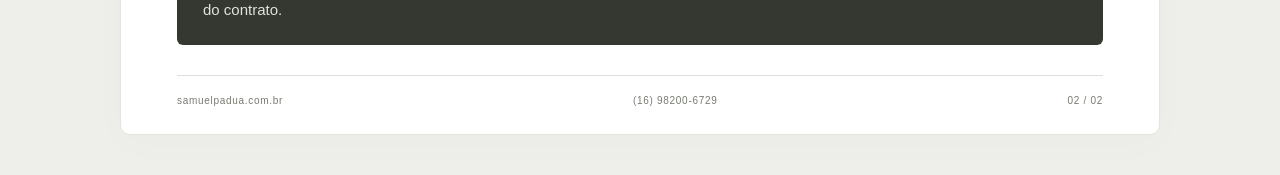
<file: 377/index.html>
<!DOCTYPE html>
<html lang="pt-BR">
<head>
  <meta charset="UTF-8">
  <meta name="viewport" content="width=device-width, initial-scale=1.0">
  <meta name="description" content="Proposta comercial de CRM para Daiane, da GIO Rudge Ramos. Compra com hospedagem própria ou com manutenção e suporte.">
  <meta name="robots" content="noindex, nofollow">
  <meta name="theme-color" content="#414141">
  <title>Proposta #377 · Daiane — GIO Rudge Ramos</title>
  <link rel="stylesheet" href="styles.css">
</head>
<body>
  <main class="proposal">
    <section class="sheet overview" aria-labelledby="proposal-title">
      <header class="brand-row">
        <a href="https://www.samuelpadua.com.br" aria-label="Samuel Pádua — site profissional"><img src="logo.svg" width="220" height="43" alt="Samuel Pádua"></a>
        <div class="document-id"><span>PROPOSTA COMERCIAL</span><strong>#377 <span>·</span> 25.09.2026</strong></div>
      </header>

      <div class="hero">
        <p class="eyebrow">PARA DAIANE · GIO RUDGE RAMOS</p>
        <h1 id="proposal-title">Mais clareza no atendimento.<br><span>Mais organização para vender.</span></h1>
        <p class="intro">Um CRM personalizado para acompanhar cada contato, organizar avaliações e manter os próximos retornos da equipe em dia.</p>
      </div>

      <section class="features" aria-labelledby="features-title">
        <div class="section-heading"><span class="section-number">01</span><h2 id="features-title">O que sua clínica recebe</h2></div>
        <div class="feature-grid">
          <article><svg class="feature-icon" viewBox="0 0 24 24" fill="none" stroke="currentColor" stroke-width="1.5" stroke-linecap="round" stroke-linejoin="round" aria-hidden="true"><circle cx="9" cy="7" r="3"/><path d="M3 20v-2a6 6 0 0 1 12 0v2M17 5h4M17 9h4M18 13h3"/></svg><div><h3>Contatos e histórico</h3><p>Cadastros, responsáveis, origem, procedimentos de interesse e histórico de atendimento.</p></div></article>
          <article><svg class="feature-icon" viewBox="0 0 24 24" fill="none" stroke="currentColor" stroke-width="1.5" stroke-linecap="round" stroke-linejoin="round" aria-hidden="true"><rect x="3" y="4" width="18" height="16" rx="2"/><path d="M9 4v16M15 4v16M5.5 8h1M11.5 8h1M17.5 8h1M5.5 12h1M11.5 12h1"/></svg><div><h3>Funil de vendas</h3><p>Etapas visuais, propostas, valores e registros de vendas para acompanhar cada oportunidade.</p></div></article>
          <article><svg class="feature-icon" viewBox="0 0 24 24" fill="none" stroke="currentColor" stroke-width="1.5" stroke-linecap="round" stroke-linejoin="round" aria-hidden="true"><rect x="3" y="5" width="18" height="16" rx="2"/><path d="M7 3v4M17 3v4M3 10h18M8 15l3 3 5-5"/></svg><div><h3>Agenda de avaliações</h3><p>Agendamentos, remarcações e controle de presença, com espelhamento no Google Calendar.</p></div></article>
          <article><svg class="feature-icon" viewBox="0 0 24 24" fill="none" stroke="currentColor" stroke-width="1.5" stroke-linecap="round" stroke-linejoin="round" aria-hidden="true"><path d="M4 3v17h17M9 16v-5M14 16V7M19 16V4"/></svg><div><h3>Retornos e indicadores</h3><p>Follow-ups, contatos atrasados, conversão, ticket médio e valores de propostas e vendas.</p></div></article>
        </div>
        <p class="feature-note"><strong>Personalizado para a GIO Rudge Ramos.</strong> Acesso por login, dados compartilhados entre a equipe, filtros e exportação de cadastros.</p>
      </section>

      <section class="plans" aria-labelledby="plans-title">
        <div class="section-heading"><span class="section-number">02</span><h2 id="plans-title">Escolha sua modalidade</h2></div>
        <div class="plan-grid">
          <article class="plan">
            <div class="plan-topline"><p class="plan-label">MODALIDADE 1</p><span class="plan-tag">Hospedagem própria</span></div>
            <h3>Compra do sistema</h3>
            <div class="plan-investment"><div><p class="price-caption">Pagamento único</p><div class="price"><span>R$</span> 900<span>,00</span></div></div></div>
            <ul>
              <li>Sistema personalizado, instalado e funcionando.</li>
              <li>Código-fonte e instruções de instalação entregues na conclusão, após quitação.</li>
              <li>Hospedagem contratada e paga pela cliente.</li>
              <li>Após o acompanhamento inicial, suporte, manutenção e evoluções sob orçamento.</li>
            </ul>
            <div class="plan-bottom"><p><strong>Sem mensalidade de suporte.</strong></p><p>Hospedagem, domínio próprio e API à parte.</p></div>
          </article>

          <article class="plan managed">
            <div class="plan-topline"><p class="plan-label">MODALIDADE 2</p><span class="included-badge">Hospedagem inclusa</span></div>
            <h3>Compra + manutenção e suporte</h3>
            <div class="plan-investment"><div><p class="price-caption">Implantação</p><div class="price"><span>R$</span> 600<span>,00</span></div></div><span class="price-plus" aria-label="mais">+</span><div><p class="price-caption">Mensalidade <span class="price-old">de <s>R$ 300,00</s></span></p><div class="price"><span>R$</span> 250<span>,00</span></div></div></div>
            <ul>
              <li>Sistema personalizado, instalado e funcionando.</li>
              <li><strong>Hospedagem já inclusa</strong> no servidor gerenciado por Samuel.</li>
              <li><strong>Manutenção e suporte contínuos</strong>, com atualizações de segurança e correções.</li>
              <li><strong>Melhorias e novas funcionalidades</strong> incluídas, conforme os limites mensais descritos adiante.</li>
            </ul>
            <div class="plan-bottom"><p><strong>R$ 250,00 com contrato e permanência mínima de 12 meses.</strong></p><p>Domínio próprio e API à parte.</p></div>
          </article>
        </div>
      </section>

      <section class="whatsapp" aria-labelledby="whatsapp-title">
        <div class="whatsapp-copy"><p class="eyebrow">INTEGRAÇÃO OPCIONAL · NAS DUAS MODALIDADES</p><h2 id="whatsapp-title">WhatsApp dentro do CRM</h2><p>Conversas, áudios e anexos, modelos de mensagens, agendamentos e automações de lembretes e retornos.</p></div>
        <dl class="api-prices"><div><dt>API UAZAPI · por número</dt><dd>R$ 29,90<span>/mês</span></dd></div></dl>
        <div class="api-note"><p><strong>Contratação à parte, por conta da cliente.</strong> A integração contempla um número conectado; números simultâneos adicionais dependem de avaliação técnica e orçamento.</p><p>Sem a API, o CRM mantém a gestão comercial; conversas e automações integradas não ficam disponíveis.</p></div>
      </section>

      <footer class="page-footer"><span>SAMUEL PÁDUA · SISTEMAS E EXPERIÊNCIAS DIGITAIS</span><span>01 / 02</span></footer>
    </section>

    <section class="sheet terms" aria-labelledby="terms-title">
      <header class="continuation"><span>GIO RUDGE RAMOS <b>/</b> DAIANE</span><span>PROPOSTA #377</span></header>
      <div class="terms-intro"><p class="eyebrow">ENTREGA E CONTINUIDADE</p><h2 id="terms-title">Condições claras desde o início.</h2></div>

      <section class="implementation" aria-labelledby="implementation-title">
        <div class="section-heading"><span class="section-number">03</span><h2 id="implementation-title">Implantação e personalização</h2></div>
        <div class="implementation-grid">
          <div class="implementation-content"><p>Nas duas modalidades: configuração da clínica, identidade visual, etapas do funil, prazos e procedimentos.</p><ul class="implementation-list"><li>Até <strong>2 rodadas de ajuste inicial</strong>.</li><li>Manual digital e <strong>1 treinamento remoto</strong>.</li><li>Acompanhamento das <strong>2 primeiras semanas de uso</strong>.</li></ul></div>
          <div class="timeline"><span class="eyebrow">PRAZO DE IMPLANTAÇÃO</span><strong>Até 10 dias úteis</strong><p id="implementation-deadline">Após pagamento inicial e recebimento de todos os materiais e acessos. Pendências de informação ou aprovação suspendem a contagem.</p></div>
        </div>
      </section>

      <section class="support" aria-labelledby="support-title">
        <div class="section-heading"><span class="section-number">04</span><h2 id="support-title">Suporte e evolução</h2><span class="section-badge">MODALIDADE 2</span></div>
        <p class="allowances"><strong>Até 4 melhorias complexas</strong><span>por ciclo mensal</span></p>
        <table class="delivery-table">
          <caption class="sr-only">Tipos de solicitação e prazos do plano de manutenção</caption>
          <thead><tr><th scope="col">Solicitação</th><th scope="col">Abrangência</th><th scope="col">Prazo</th></tr></thead>
          <tbody>
            <tr><th scope="row">Ajuste simples</th><td>Textos, cores, listas, prazos e ajustes pontuais de layout.</td><td><span class="deadline-label">Entrega em até</span><strong>1 dia útil</strong></td></tr>
            <tr><th scope="row">Melhoria complexa</th><td>Funcionalidade, tela, campo ou indicador com estimativa de até <strong>8h</strong> de desenvolvimento.</td><td><span class="deadline-label">Entrega em até</span><strong>5 dias úteis</strong></td></tr>
            <tr><th scope="row">Demanda maior</th><td>Acima de 8h: orçamento separado e prazo próprio, mediante aprovação.</td><td><span class="deadline-label">Retorno em até</span><strong>2 dias úteis</strong></td></tr>
          </tbody>
        </table>
        <ul class="compact-list">
          <li><strong>Ajustes e prioridades.</strong> Até 2 rodadas de ajuste por melhoria. Limites não acumulam; excedentes entram na fila do próximo ciclo.</li>
          <li><strong>Correções.</strong> Falhas que impeçam o uso têm prioridade e não consomem a franquia. Prazos ficam suspensos enquanto faltarem informações ou aprovações da cliente.</li>
          <li><strong>Atendimento.</strong> Grupo de WhatsApp, de segunda a sexta, das 9h às 18h, exceto feriados. Resposta inicial em até 1 dia útil; solicitações por escrito.</li>
        </ul>
      </section>

      <section class="conditions" aria-labelledby="conditions-title">
        <div class="section-heading"><span class="section-number">05</span><h2 id="conditions-title">Condições comerciais</h2></div>
        <dl class="condition-list">
          <div><dt>Pagamento</dt><dd>Valor único ou implantação na contratação. Mensalidade com vencimento definido no aceite.</dd></div>
          <div><dt>Permanência</dt><dd>Modalidade 2: mínimo de 12 meses, condição para a mensalidade de R$&nbsp;250,00 (em vez de R$&nbsp;300,00). Depois, renovação mensal com aviso de 30 dias.</dd></div>
          <div><dt>Código-fonte</dt><dd>Na modalidade 2, entregue ao fim do período mínimo ou no encerramento do plano.</dd></div>
          <div><dt>Seus dados</dt><dd>Pertencem à clínica e podem ser exportados a qualquer momento.</dd></div>
          <div><dt>Não incluso</dt><dd>Migração de bases antigas, site, marketing e serviços externos, como domínio e API.</dd></div>
        </dl>
        <p class="contract-note">Os detalhes técnicos e demais condições serão formalizados em contrato.</p>
      </section>

      <div class="closing"><div><strong>Próximo passo</strong><p>Escolher a modalidade e alinhar a implantação para formalização do contrato.</p></div><a href="mailto:osamuelpadua@gmail.com">osamuelpadua@gmail.com</a></div>
      <footer class="page-footer"><a href="https://www.samuelpadua.com.br">samuelpadua.com.br</a><a href="https://wa.me/5516982006729">(16) 98200-6729</a><span>02 / 02</span></footer>
    </section>
  </main>
</body>
</html>
</file>
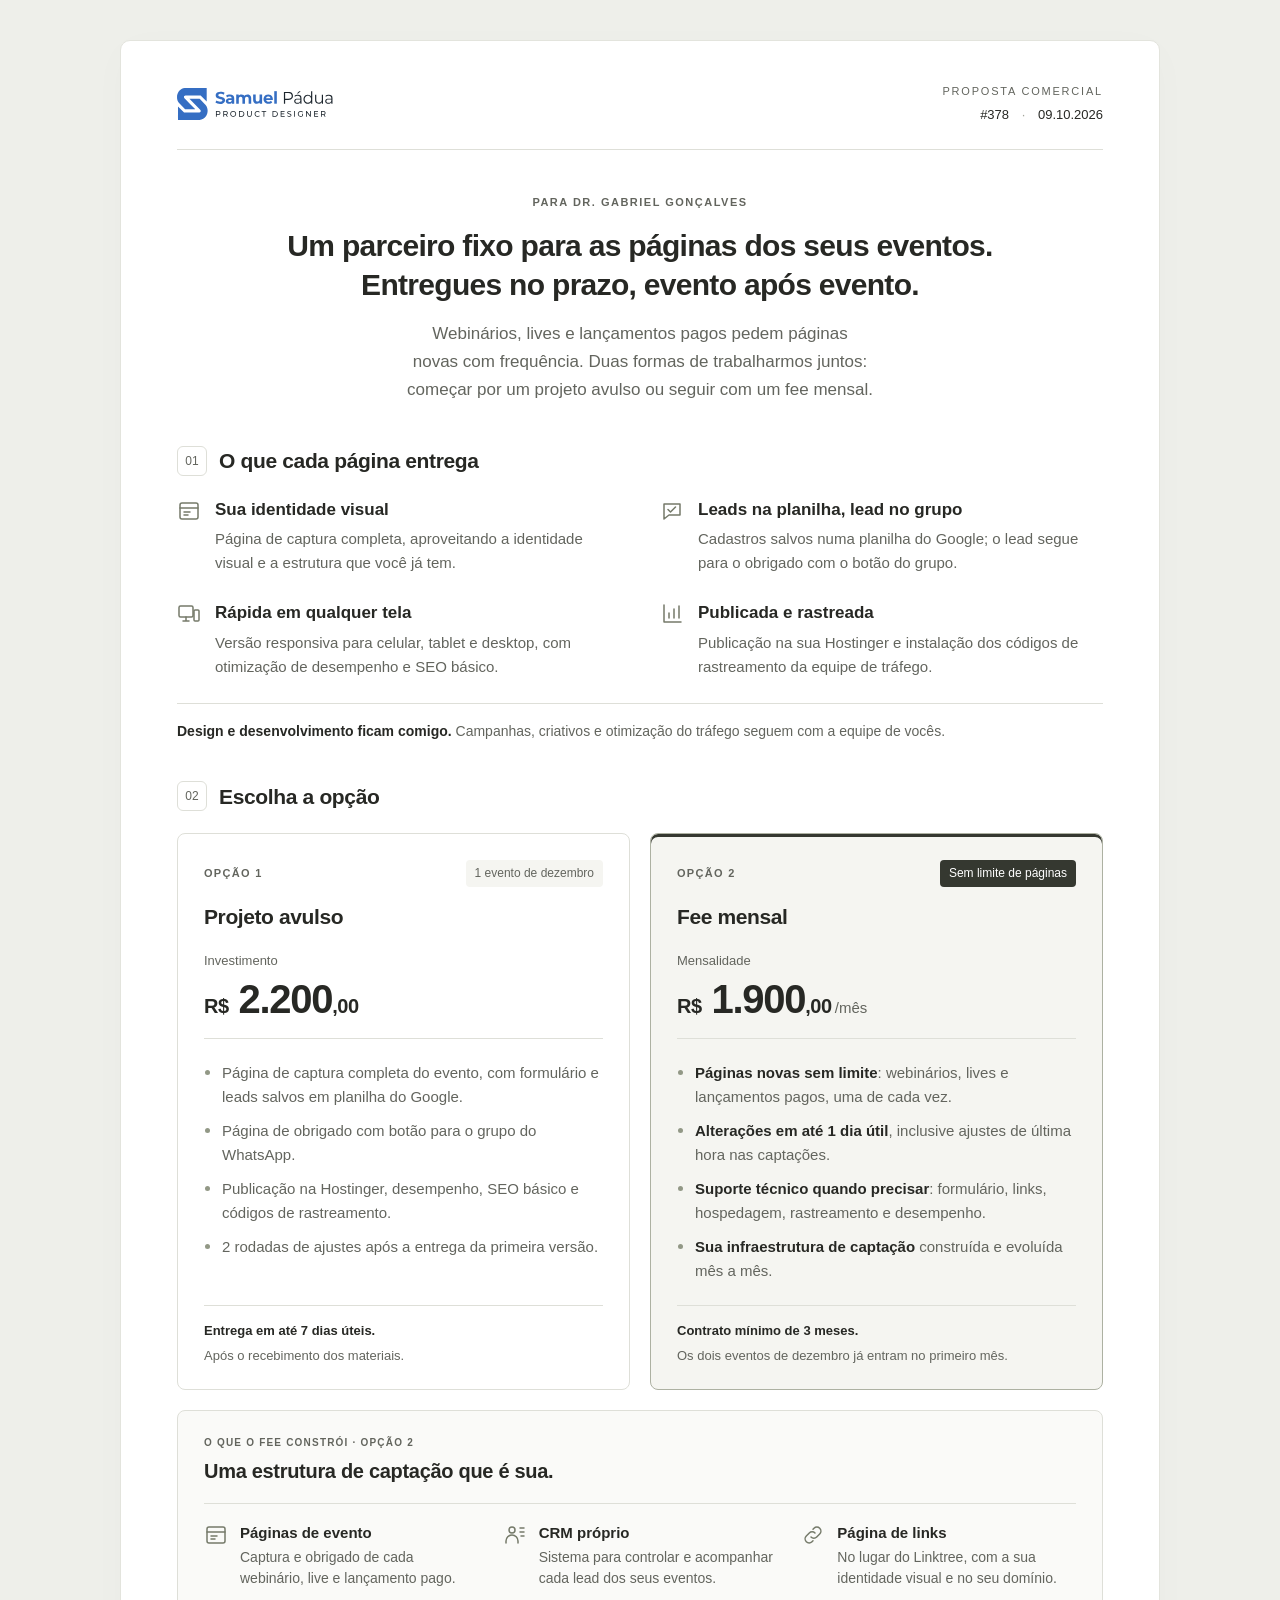
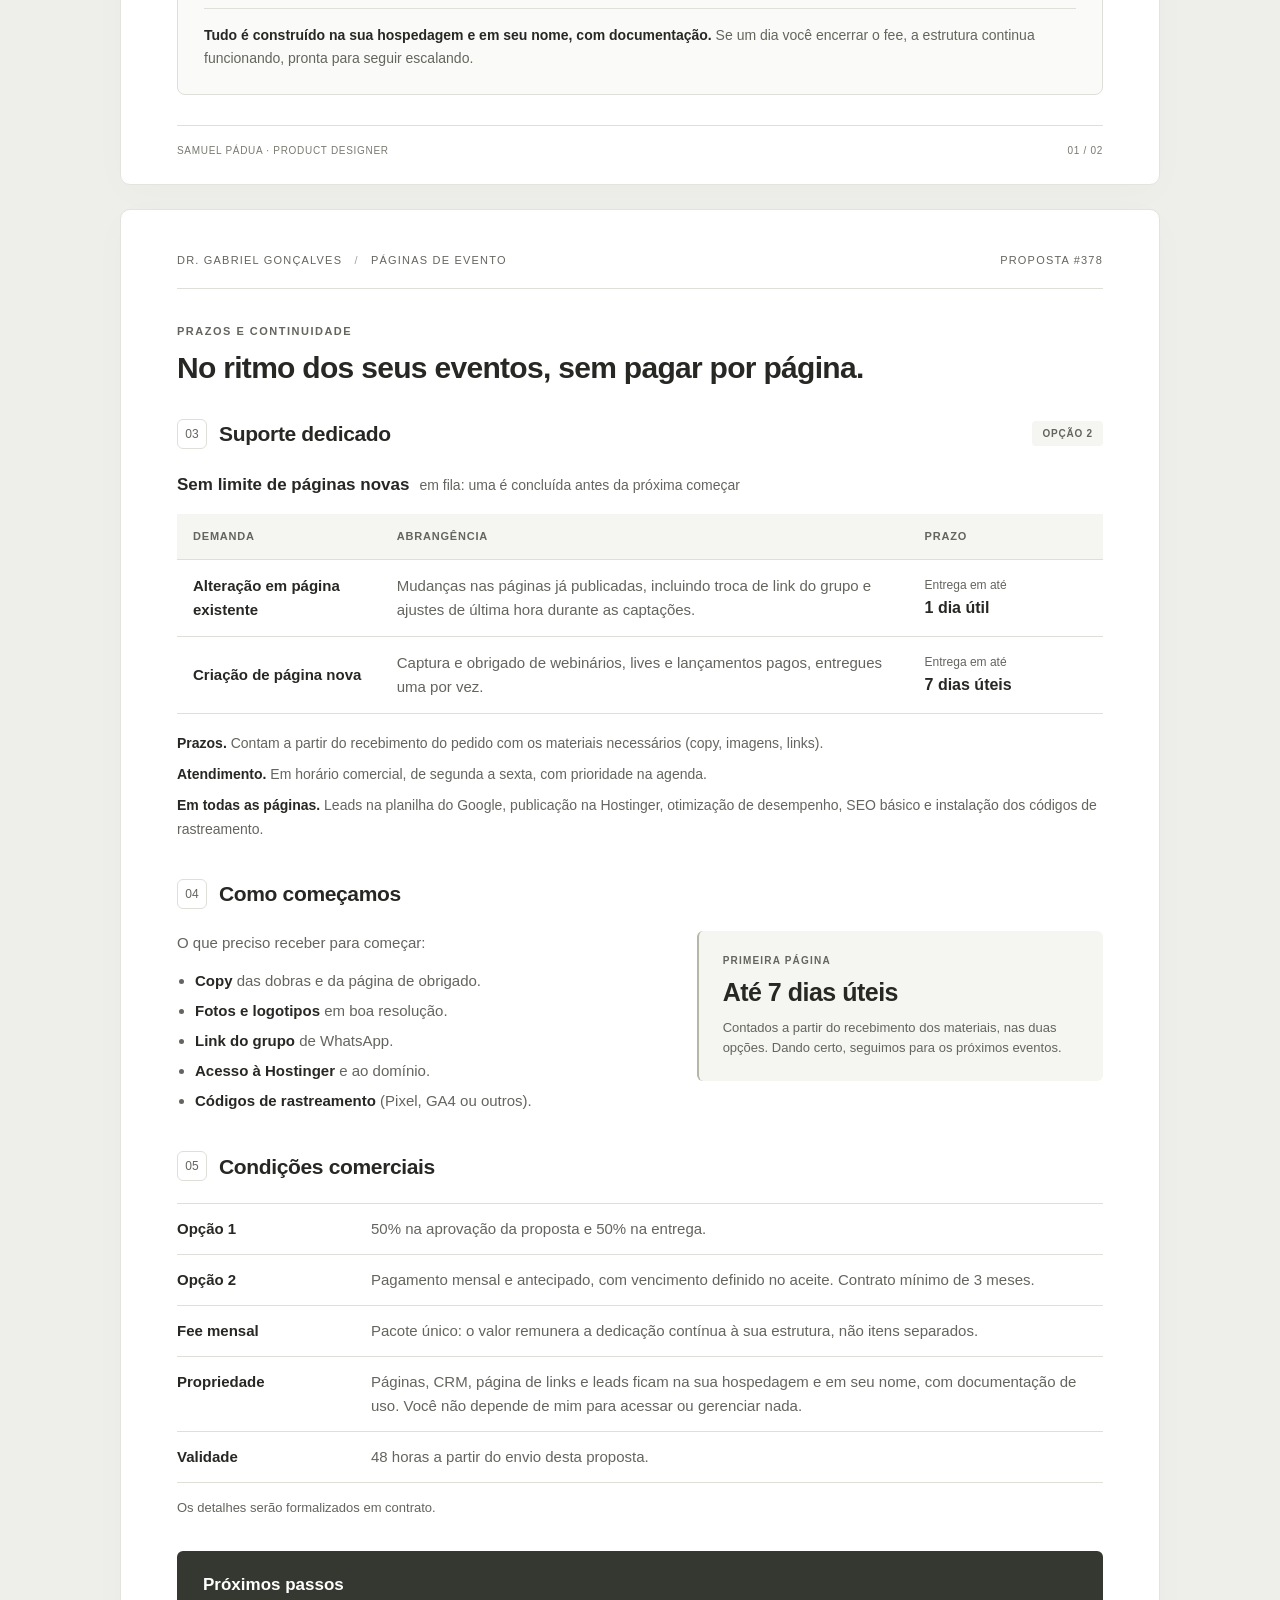
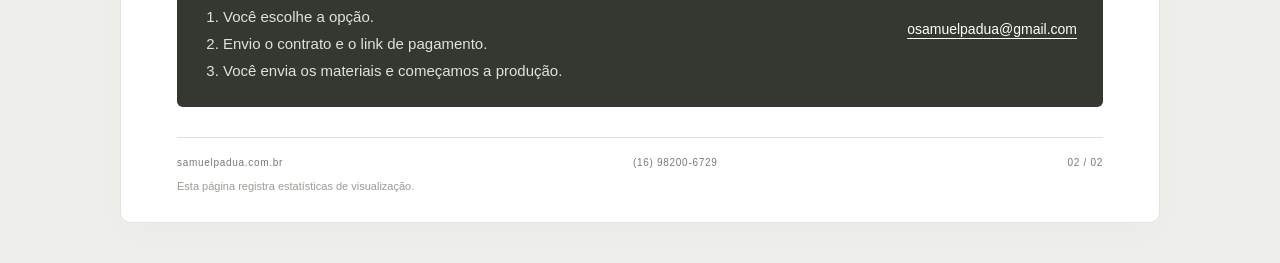
<file: 378/index.html>
<!DOCTYPE html>
<html lang="pt-BR">
<head>
  <meta charset="UTF-8">
  <meta name="viewport" content="width=device-width, initial-scale=1.0">
  <meta name="description" content="Páginas de evento: projeto avulso ou fee mensal com estrutura de captação própria. Por Samuel Pádua, Product Designer.">
  <meta name="robots" content="noindex, nofollow">
  <meta name="theme-color" content="#414141">
  <title>Proposta comercial · Dr. Gabriel Gonçalves</title>
  <meta property="og:type" content="website">
  <meta property="og:locale" content="pt_BR">
  <meta property="og:site_name" content="Samuel Pádua · Product Designer">
  <meta property="og:url" content="https://proposta.samuelpadua.com.br/drgabrielgoncalves/">
  <meta property="og:title" content="Proposta comercial · Dr. Gabriel Gonçalves">
  <meta property="og:description" content="Páginas de evento: projeto avulso ou fee mensal com estrutura de captação própria. Por Samuel Pádua, Product Designer.">
  <meta property="og:image" content="https://proposta.samuelpadua.com.br/drgabrielgoncalves/og-share.png">
  <meta property="og:image:secure_url" content="https://proposta.samuelpadua.com.br/drgabrielgoncalves/og-share.png">
  <meta property="og:image:type" content="image/png">
  <meta property="og:image:width" content="1200">
  <meta property="og:image:height" content="630">
  <meta property="og:image:alt" content="Samuel Pádua · Product Designer">
  <meta name="twitter:card" content="summary_large_image">
  <link rel="icon" href="logo-icon.svg" type="image/svg+xml">
  <link rel="stylesheet" href="styles.css">
  <script>
    // Microsoft Clarity. Abrir com ?eu marca este navegador como do Samuel (não registra); ?eu=0 desfaz.
    (function () {
      var owner = false;
      try {
        var q = new URLSearchParams(location.search);
        if (q.has('eu')) {
          if (q.get('eu') === '0') localStorage.removeItem('sp-owner');
          else localStorage.setItem('sp-owner', '1');
        }
        owner = localStorage.getItem('sp-owner') === '1';
      } catch (e) {}
      if (owner) return;
      (function(c,l,a,r,i,t,y){
        c[a]=c[a]||function(){(c[a].q=c[a].q||[]).push(arguments)};
        t=l.createElement(r);t.async=1;t.src="https://www.clarity.ms/tag/"+i;
        y=l.getElementsByTagName(r)[0];y.parentNode.insertBefore(t,y);
      })(window, document, "clarity", "script", "yv73ri0x1z");
      window.clarity("set", "proposta", "378");
      window.clarity("set", "cliente", "drgabrielgoncalves");
    })();
  </script>
</head>
<body>
  <main class="proposal">
    <section class="sheet overview" aria-labelledby="proposal-title">
      <header class="brand-row">
        <a href="https://www.samuelpadua.com.br" aria-label="Samuel Pádua — site profissional"><img src="logo.svg" width="220" height="43" alt="Samuel Pádua"></a>
        <div class="document-id"><span>PROPOSTA COMERCIAL</span><strong>#378 <span>·</span> 09.10.2026</strong></div>
      </header>

      <div class="hero">
        <p class="eyebrow">PARA DR. GABRIEL GONÇALVES</p>
        <h1 id="proposal-title">Um parceiro fixo para as páginas dos seus eventos.<br><span>Entregues no prazo, evento após evento.</span></h1>
        <p class="intro">Webinários, lives e lançamentos pagos pedem páginas novas com frequência. Duas formas de trabalharmos juntos: começar por um projeto avulso ou seguir com um fee mensal.</p>
      </div>

      <section class="features" aria-labelledby="features-title">
        <div class="section-heading"><span class="section-number">01</span><h2 id="features-title">O que cada página entrega</h2></div>
        <div class="feature-grid">
          <article><svg class="feature-icon" viewBox="0 0 24 24" fill="none" stroke="currentColor" stroke-width="1.5" stroke-linecap="round" stroke-linejoin="round" aria-hidden="true"><rect x="3" y="4" width="18" height="16" rx="2"/><path d="M3 9h18M7 13h6M7 16h4"/></svg><div><h3>Sua identidade visual</h3><p>Página de captura completa, aproveitando a identidade visual e a estrutura que você já tem.</p></div></article>
          <article><svg class="feature-icon" viewBox="0 0 24 24" fill="none" stroke="currentColor" stroke-width="1.5" stroke-linecap="round" stroke-linejoin="round" aria-hidden="true"><path d="M4 5h16v11H9l-5 4z"/><path d="M8 10.5l2.5 2.5 5-5"/></svg><div><h3>Leads na planilha, lead no grupo</h3><p>Cadastros salvos numa planilha do Google; o lead segue para o obrigado com o botão do grupo.</p></div></article>
          <article><svg class="feature-icon" viewBox="0 0 24 24" fill="none" stroke="currentColor" stroke-width="1.5" stroke-linecap="round" stroke-linejoin="round" aria-hidden="true"><rect x="2" y="4" width="14" height="11" rx="1.5"/><path d="M6 19h6M9 15v4"/><rect x="17" y="8" width="5" height="11" rx="1"/></svg><div><h3>Rápida em qualquer tela</h3><p>Versão responsiva para celular, tablet e desktop, com otimização de desempenho e SEO básico.</p></div></article>
          <article><svg class="feature-icon" viewBox="0 0 24 24" fill="none" stroke="currentColor" stroke-width="1.5" stroke-linecap="round" stroke-linejoin="round" aria-hidden="true"><path d="M4 3v17h17M9 16v-5M14 16V7M19 16V4"/></svg><div><h3>Publicada e rastreada</h3><p>Publicação na sua Hostinger e instalação dos códigos de rastreamento da equipe de tráfego.</p></div></article>
        </div>
        <p class="feature-note"><strong>Design e desenvolvimento ficam comigo.</strong> Campanhas, criativos e otimização do tráfego seguem com a equipe de vocês.</p>
      </section>

      <section class="plans" aria-labelledby="plans-title">
        <div class="section-heading"><span class="section-number">02</span><h2 id="plans-title">Escolha a opção</h2></div>
        <div class="plan-grid">
          <article class="plan">
            <div class="plan-topline"><p class="plan-label">OPÇÃO 1</p><span class="plan-tag">1 evento de dezembro</span></div>
            <h3>Projeto avulso</h3>
            <div class="plan-investment"><div><p class="price-caption">Investimento</p><div class="price"><span>R$</span> 2.200<span>,00</span></div></div></div>
            <ul>
              <li>Página de captura completa do evento, com formulário e leads salvos em planilha do Google.</li>
              <li>Página de obrigado com botão para o grupo do WhatsApp.</li>
              <li>Publicação na Hostinger, desempenho, SEO básico e códigos de rastreamento.</li>
              <li>2 rodadas de ajustes após a entrega da primeira versão.</li>
            </ul>
            <div class="plan-bottom"><p><strong>Entrega em até 7 dias úteis.</strong></p><p>Após o recebimento dos materiais.</p></div>
          </article>

          <article class="plan managed">
            <div class="plan-topline"><p class="plan-label">OPÇÃO 2</p><span class="included-badge">Sem limite de páginas</span></div>
            <h3>Fee mensal</h3>
            <div class="plan-investment"><div><p class="price-caption">Mensalidade</p><div class="price"><span>R$</span> 1.900<span>,00</span><small>/mês</small></div></div></div>
            <ul>
              <li><strong>Páginas novas sem limite</strong>: webinários, lives e lançamentos pagos, uma de cada vez.</li>
              <li><strong>Alterações em até 1 dia útil</strong>, inclusive ajustes de última hora nas captações.</li>
              <li><strong>Suporte técnico quando precisar</strong>: formulário, links, hospedagem, rastreamento e desempenho.</li>
              <li><strong>Sua infraestrutura de captação</strong> construída e evoluída mês a mês.</li>
            </ul>
            <div class="plan-bottom"><p><strong>Contrato mínimo de 3 meses.</strong></p><p>Os dois eventos de dezembro já entram no primeiro mês.</p></div>
          </article>
        </div>

        <div class="fee-extras" aria-labelledby="extras-title">
          <div class="extras-heading"><p class="eyebrow">O QUE O FEE CONSTRÓI · OPÇÃO 2</p><h3 id="extras-title">Uma estrutura de captação que é sua.</h3></div>
          <div class="extras-grid">
            <article><svg class="feature-icon" viewBox="0 0 24 24" fill="none" stroke="currentColor" stroke-width="1.5" stroke-linecap="round" stroke-linejoin="round" aria-hidden="true"><rect x="3" y="4" width="18" height="16" rx="2"/><path d="M3 9h18M7 13h6M7 16h4"/></svg><div><h4>Páginas de evento</h4><p>Captura e obrigado de cada webinário, live e lançamento pago.</p></div></article>
            <article><svg class="feature-icon" viewBox="0 0 24 24" fill="none" stroke="currentColor" stroke-width="1.5" stroke-linecap="round" stroke-linejoin="round" aria-hidden="true"><circle cx="9" cy="7" r="3"/><path d="M3 20v-2a6 6 0 0 1 12 0v2M17 5h4M17 9h4M18 13h3"/></svg><div><h4>CRM próprio</h4><p>Sistema para controlar e acompanhar cada lead dos seus eventos.</p></div></article>
            <article><svg class="feature-icon" viewBox="0 0 24 24" fill="none" stroke="currentColor" stroke-width="1.5" stroke-linecap="round" stroke-linejoin="round" aria-hidden="true"><path d="M10 14a4 4 0 0 0 5.7 0l3-3a4 4 0 0 0-5.7-5.7l-1 1"/><path d="M14 10a4 4 0 0 0-5.7 0l-3 3a4 4 0 0 0 5.7 5.7l1-1"/></svg><div><h4>Página de links</h4><p>No lugar do Linktree, com a sua identidade visual e no seu domínio.</p></div></article>
          </div>
          <p class="extras-note"><strong>Tudo é construído na sua hospedagem e em seu nome, com documentação.</strong> Se um dia você encerrar o fee, a estrutura continua funcionando, pronta para seguir escalando.</p>
        </div>
      </section>

      <footer class="page-footer"><span>SAMUEL PÁDUA · PRODUCT DESIGNER</span><span>01 / 02</span></footer>
    </section>

    <section class="sheet terms" aria-labelledby="terms-title">
      <header class="continuation"><span>DR. GABRIEL GONÇALVES <b>/</b> PÁGINAS DE EVENTO</span><span>PROPOSTA #378</span></header>
      <div class="terms-intro"><p class="eyebrow">PRAZOS E CONTINUIDADE</p><h2 id="terms-title">No ritmo dos seus eventos, sem pagar por página.</h2></div>

      <section class="support" aria-labelledby="support-title">
        <div class="section-heading"><span class="section-number">03</span><h2 id="support-title">Suporte dedicado</h2><span class="section-badge">OPÇÃO 2</span></div>
        <p class="allowances"><strong>Sem limite de páginas novas</strong><span>em fila: uma é concluída antes da próxima começar</span></p>
        <table class="delivery-table">
          <caption class="sr-only">Tipos de demanda e prazos do fee mensal</caption>
          <thead><tr><th scope="col">Demanda</th><th scope="col">Abrangência</th><th scope="col">Prazo</th></tr></thead>
          <tbody>
            <tr><th scope="row">Alteração em página existente</th><td>Mudanças nas páginas já publicadas, incluindo troca de link do grupo e ajustes de última hora durante as captações.</td><td><span class="deadline-label">Entrega em até</span><strong>1 dia útil</strong></td></tr>
            <tr><th scope="row">Criação de página nova</th><td>Captura e obrigado de webinários, lives e lançamentos pagos, entregues uma por vez.</td><td><span class="deadline-label">Entrega em até</span><strong>7 dias úteis</strong></td></tr>
          </tbody>
        </table>
        <ul class="compact-list">
          <li><strong>Prazos.</strong> Contam a partir do recebimento do pedido com os materiais necessários (copy, imagens, links).</li>
          <li><strong>Atendimento.</strong> Em horário comercial, de segunda a sexta, com prioridade na agenda.</li>
          <li><strong>Em todas as páginas.</strong> Leads na planilha do Google, publicação na Hostinger, otimização de desempenho, SEO básico e instalação dos códigos de rastreamento.</li>
        </ul>
      </section>

      <section class="implementation" aria-labelledby="implementation-title">
        <div class="section-heading"><span class="section-number">04</span><h2 id="implementation-title">Como começamos</h2></div>
        <div class="implementation-grid">
          <div class="implementation-content"><p>O que preciso receber para começar:</p><ul class="implementation-list"><li><strong>Copy</strong> das dobras e da página de obrigado.</li><li><strong>Fotos e logotipos</strong> em boa resolução.</li><li><strong>Link do grupo</strong> de WhatsApp.</li><li><strong>Acesso à Hostinger</strong> e ao domínio.</li><li><strong>Códigos de rastreamento</strong> (Pixel, GA4 ou outros).</li></ul></div>
          <div class="timeline"><span class="eyebrow">PRIMEIRA PÁGINA</span><strong>Até 7 dias úteis</strong><p>Contados a partir do recebimento dos materiais, nas duas opções. Dando certo, seguimos para os próximos eventos.</p></div>
        </div>
      </section>

      <section class="conditions" aria-labelledby="conditions-title">
        <div class="section-heading"><span class="section-number">05</span><h2 id="conditions-title">Condições comerciais</h2></div>
        <dl class="condition-list">
          <div><dt>Opção 1</dt><dd>50% na aprovação da proposta e 50% na entrega.</dd></div>
          <div><dt>Opção 2</dt><dd>Pagamento mensal e antecipado, com vencimento definido no aceite. Contrato mínimo de 3 meses.</dd></div>
          <div><dt>Fee mensal</dt><dd>Pacote único: o valor remunera a dedicação contínua à sua estrutura, não itens separados.</dd></div>
          <div><dt>Propriedade</dt><dd>Páginas, CRM, página de links e leads ficam na sua hospedagem e em seu nome, com documentação de uso. Você não depende de mim para acessar ou gerenciar nada.</dd></div>
          <div><dt>Validade</dt><dd>48 horas a partir do envio desta proposta.</dd></div>
        </dl>
        <p class="contract-note">Os detalhes serão formalizados em contrato.</p>
      </section>

      <div class="closing"><div><strong>Próximos passos</strong><ol class="steps"><li>Você escolhe a opção.</li><li>Envio o contrato e o link de pagamento.</li><li>Você envia os materiais e começamos a produção.</li></ol></div><a href="mailto:osamuelpadua@gmail.com">osamuelpadua@gmail.com</a></div>
      <footer class="page-footer"><a href="https://www.samuelpadua.com.br">samuelpadua.com.br</a><a href="https://wa.me/5516982006729">(16) 98200-6729</a><span>02 / 02</span></footer>
      <p class="privacy-note">Esta página registra estatísticas de visualização.</p>
    </section>
  </main>
</body>
</html>
</file>
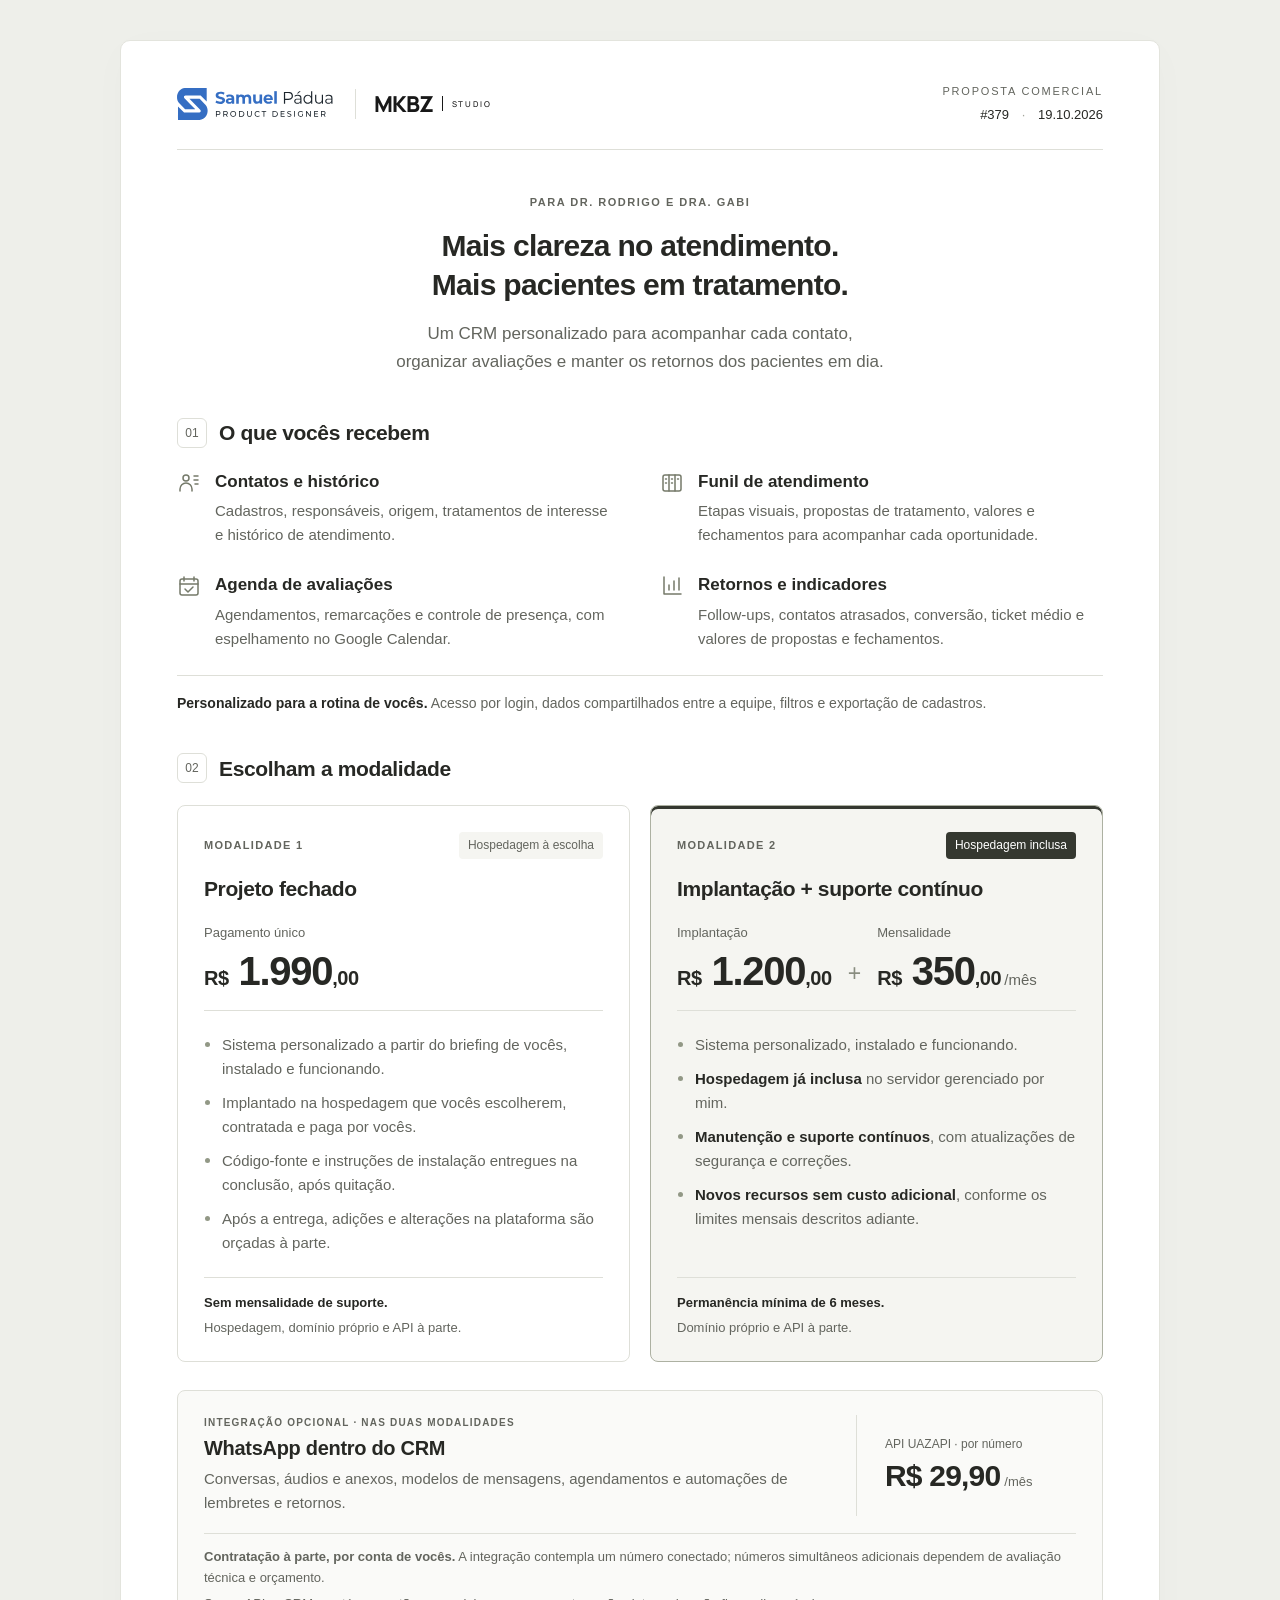
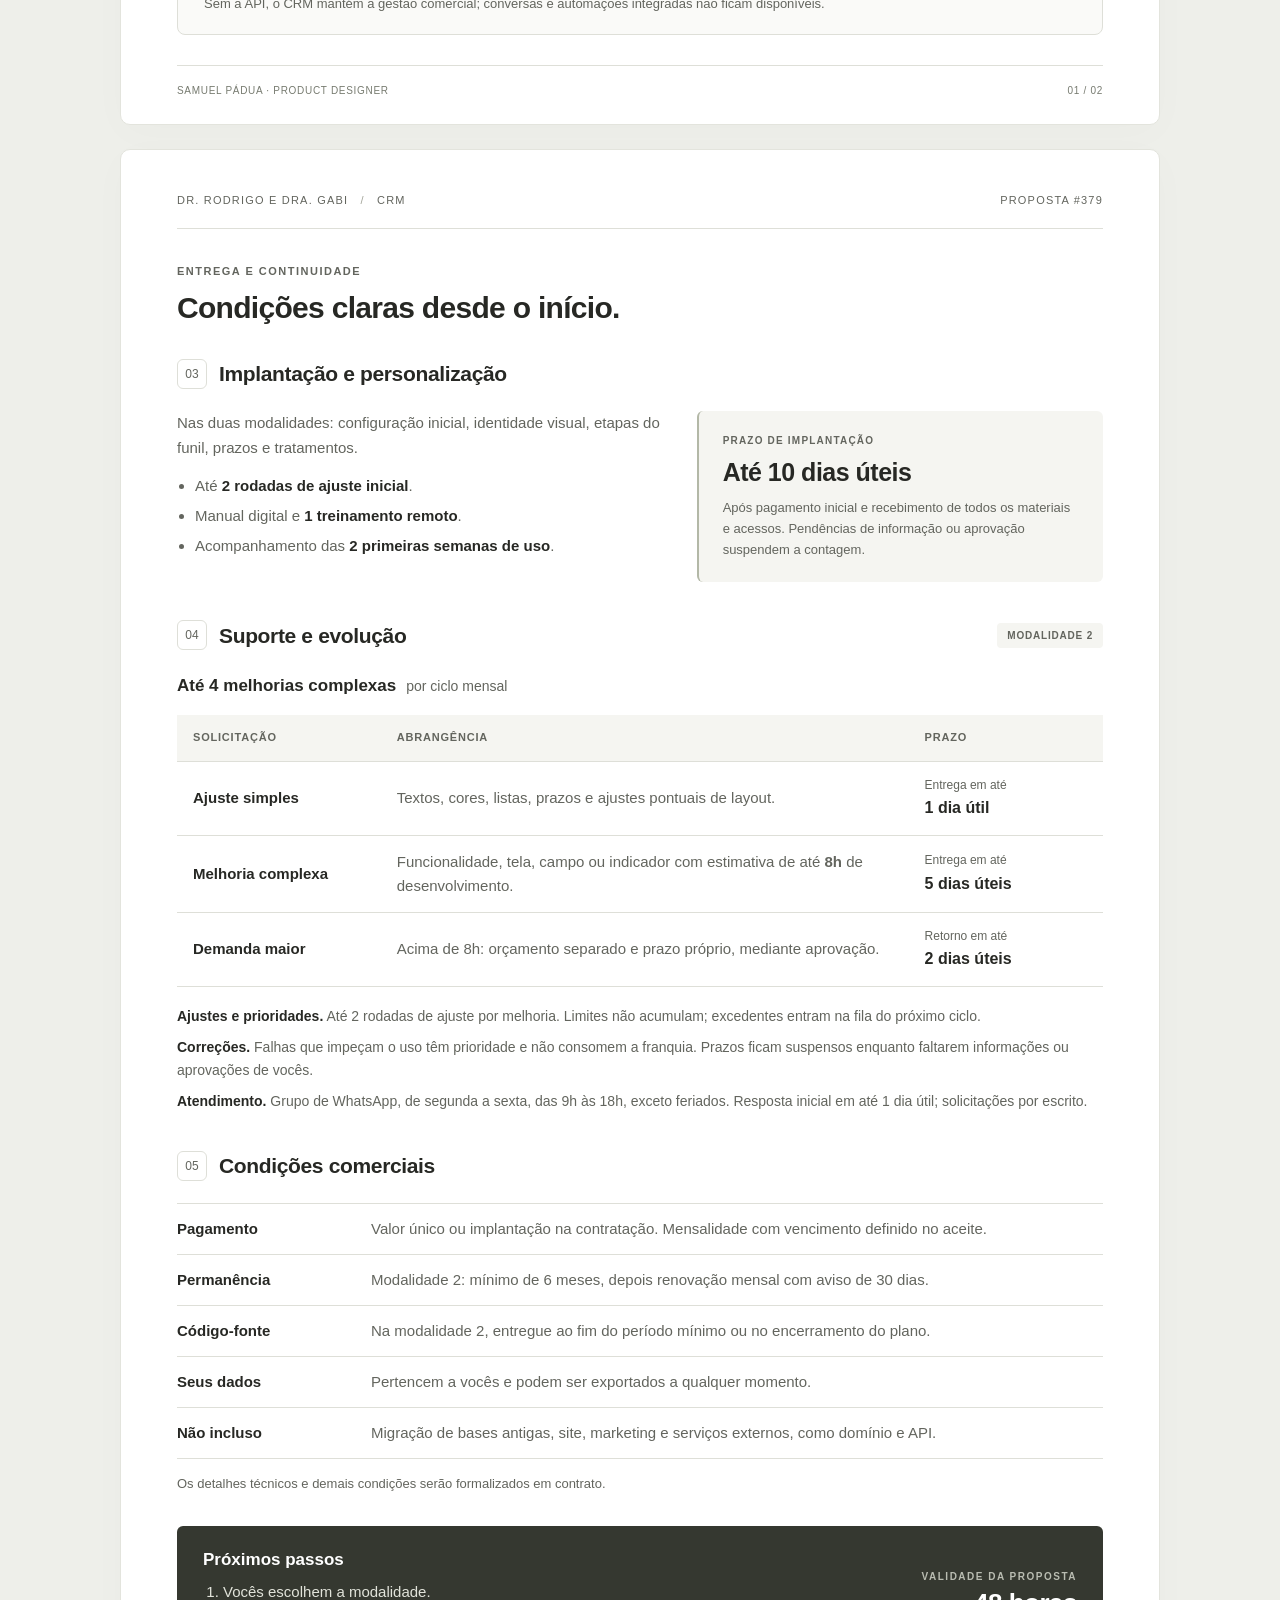
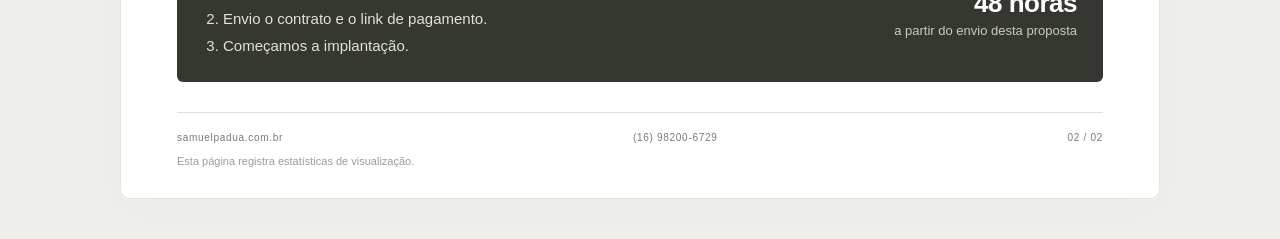
<file: 379/index.html>
<!DOCTYPE html>
<html lang="pt-BR">
<head>
  <meta charset="UTF-8">
  <meta name="viewport" content="width=device-width, initial-scale=1.0">
  <meta name="description" content="CRM personalizado para fisioterapia: projeto fechado ou implantação com manutenção e suporte. Por Samuel Pádua, Product Designer.">
  <meta name="robots" content="noindex, nofollow">
  <meta name="theme-color" content="#414141">
  <title>Proposta comercial · Dr. Rodrigo e Dra. Gabi</title>
  <meta property="og:type" content="website">
  <meta property="og:locale" content="pt_BR">
  <meta property="og:site_name" content="Samuel Pádua · Product Designer">
  <meta property="og:url" content="https://proposta.samuelpadua.com.br/drrodrigoedragabi/">
  <meta property="og:title" content="Proposta comercial · Dr. Rodrigo e Dra. Gabi">
  <meta property="og:description" content="CRM personalizado para fisioterapia: projeto fechado ou implantação com manutenção e suporte. Por Samuel Pádua, Product Designer.">
  <meta property="og:image" content="https://proposta.samuelpadua.com.br/drrodrigoedragabi/og-share.png">
  <meta property="og:image:secure_url" content="https://proposta.samuelpadua.com.br/drrodrigoedragabi/og-share.png">
  <meta property="og:image:type" content="image/png">
  <meta property="og:image:width" content="1200">
  <meta property="og:image:height" content="630">
  <meta property="og:image:alt" content="Samuel Pádua · Product Designer">
  <meta name="twitter:card" content="summary_large_image">
  <link rel="icon" href="logo-icon.svg" type="image/svg+xml">
  <link rel="preconnect" href="https://fonts.googleapis.com">
  <link rel="preconnect" href="https://fonts.gstatic.com" crossorigin>
  <link rel="stylesheet" href="https://fonts.googleapis.com/css2?family=Manrope:wght@500;800&text=MKBZSTUDIO&display=swap">
  <link rel="stylesheet" href="styles.css">
  <script>
    // Microsoft Clarity. Abrir com ?eu marca este navegador como do Samuel (não registra); ?eu=0 desfaz.
    (function () {
      var owner = false;
      try {
        var q = new URLSearchParams(location.search);
        if (q.has('eu')) {
          if (q.get('eu') === '0') localStorage.removeItem('sp-owner');
          else localStorage.setItem('sp-owner', '1');
        }
        owner = localStorage.getItem('sp-owner') === '1';
      } catch (e) {}
      if (owner) return;
      (function(c,l,a,r,i,t,y){
        c[a]=c[a]||function(){(c[a].q=c[a].q||[]).push(arguments)};
        t=l.createElement(r);t.async=1;t.src="https://www.clarity.ms/tag/"+i;
        y=l.getElementsByTagName(r)[0];y.parentNode.insertBefore(t,y);
      })(window, document, "clarity", "script", "yv73ri0x1z");
      window.clarity("set", "proposta", "379");
      window.clarity("set", "cliente", "drrodrigoedragabi");
    })();
  </script>
</head>
<body>
  <main class="proposal">
    <section class="sheet overview" aria-labelledby="proposal-title">
      <header class="brand-row">
        <div class="brand-logos">
          <a href="https://www.samuelpadua.com.br" aria-label="Samuel Pádua — site profissional"><img src="logo.svg" width="220" height="43" alt="Samuel Pádua"></a>
          <span class="brand-divider" aria-hidden="true"></span>
          <span class="partner-brand" role="img" aria-label="MKBZ Studio">MKBZ<span>STUDIO</span></span>
        </div>
        <div class="document-id"><span>PROPOSTA COMERCIAL</span><strong>#379 <span>·</span> 19.10.2026</strong></div>
      </header>

      <div class="hero">
        <p class="eyebrow">PARA DR. RODRIGO E DRA. GABI</p>
        <h1 id="proposal-title">Mais clareza no atendimento.<br><span>Mais pacientes em tratamento.</span></h1>
        <p class="intro">Um CRM personalizado para acompanhar cada contato, organizar avaliações e manter os retornos dos pacientes em dia.</p>
      </div>

      <section class="features" aria-labelledby="features-title">
        <div class="section-heading"><span class="section-number">01</span><h2 id="features-title">O que vocês recebem</h2></div>
        <div class="feature-grid">
          <article><svg class="feature-icon" viewBox="0 0 24 24" fill="none" stroke="currentColor" stroke-width="1.5" stroke-linecap="round" stroke-linejoin="round" aria-hidden="true"><circle cx="9" cy="7" r="3"/><path d="M3 20v-2a6 6 0 0 1 12 0v2M17 5h4M17 9h4M18 13h3"/></svg><div><h3>Contatos e histórico</h3><p>Cadastros, responsáveis, origem, tratamentos de interesse e histórico de atendimento.</p></div></article>
          <article><svg class="feature-icon" viewBox="0 0 24 24" fill="none" stroke="currentColor" stroke-width="1.5" stroke-linecap="round" stroke-linejoin="round" aria-hidden="true"><rect x="3" y="4" width="18" height="16" rx="2"/><path d="M9 4v16M15 4v16M5.5 8h1M11.5 8h1M17.5 8h1M5.5 12h1M11.5 12h1"/></svg><div><h3>Funil de atendimento</h3><p>Etapas visuais, propostas de tratamento, valores e fechamentos para acompanhar cada oportunidade.</p></div></article>
          <article><svg class="feature-icon" viewBox="0 0 24 24" fill="none" stroke="currentColor" stroke-width="1.5" stroke-linecap="round" stroke-linejoin="round" aria-hidden="true"><rect x="3" y="5" width="18" height="16" rx="2"/><path d="M7 3v4M17 3v4M3 10h18M8 15l3 3 5-5"/></svg><div><h3>Agenda de avaliações</h3><p>Agendamentos, remarcações e controle de presença, com espelhamento no Google Calendar.</p></div></article>
          <article><svg class="feature-icon" viewBox="0 0 24 24" fill="none" stroke="currentColor" stroke-width="1.5" stroke-linecap="round" stroke-linejoin="round" aria-hidden="true"><path d="M4 3v17h17M9 16v-5M14 16V7M19 16V4"/></svg><div><h3>Retornos e indicadores</h3><p>Follow-ups, contatos atrasados, conversão, ticket médio e valores de propostas e fechamentos.</p></div></article>
        </div>
        <p class="feature-note"><strong>Personalizado para a rotina de vocês.</strong> Acesso por login, dados compartilhados entre a equipe, filtros e exportação de cadastros.</p>
      </section>

      <section class="plans" aria-labelledby="plans-title">
        <div class="section-heading"><span class="section-number">02</span><h2 id="plans-title">Escolham a modalidade</h2></div>
        <div class="plan-grid">
          <article class="plan">
            <div class="plan-topline"><p class="plan-label">MODALIDADE 1</p><span class="plan-tag">Hospedagem à escolha</span></div>
            <h3>Projeto fechado</h3>
            <div class="plan-investment"><div><p class="price-caption">Pagamento único</p><div class="price"><span>R$</span> 1.990<span>,00</span></div></div></div>
            <ul>
              <li>Sistema personalizado a partir do briefing de vocês, instalado e funcionando.</li>
              <li>Implantado na hospedagem que vocês escolherem, contratada e paga por vocês.</li>
              <li>Código-fonte e instruções de instalação entregues na conclusão, após quitação.</li>
              <li>Após a entrega, adições e alterações na plataforma são orçadas à parte.</li>
            </ul>
            <div class="plan-bottom"><p><strong>Sem mensalidade de suporte.</strong></p><p>Hospedagem, domínio próprio e API à parte.</p></div>
          </article>

          <article class="plan managed">
            <div class="plan-topline"><p class="plan-label">MODALIDADE 2</p><span class="included-badge">Hospedagem inclusa</span></div>
            <h3>Implantação + suporte contínuo</h3>
            <div class="plan-investment"><div><p class="price-caption">Implantação</p><div class="price"><span>R$</span> 1.200<span>,00</span></div></div><span class="price-plus" aria-label="mais">+</span><div><p class="price-caption">Mensalidade</p><div class="price"><span>R$</span> 350<span>,00</span><small>/mês</small></div></div></div>
            <ul>
              <li>Sistema personalizado, instalado e funcionando.</li>
              <li><strong>Hospedagem já inclusa</strong> no servidor gerenciado por mim.</li>
              <li><strong>Manutenção e suporte contínuos</strong>, com atualizações de segurança e correções.</li>
              <li><strong>Novos recursos sem custo adicional</strong>, conforme os limites mensais descritos adiante.</li>
            </ul>
            <div class="plan-bottom"><p><strong>Permanência mínima de 6 meses.</strong></p><p>Domínio próprio e API à parte.</p></div>
          </article>
        </div>
      </section>

      <section class="whatsapp" aria-labelledby="whatsapp-title">
        <div class="whatsapp-copy"><p class="eyebrow">INTEGRAÇÃO OPCIONAL · NAS DUAS MODALIDADES</p><h2 id="whatsapp-title">WhatsApp dentro do CRM</h2><p>Conversas, áudios e anexos, modelos de mensagens, agendamentos e automações de lembretes e retornos.</p></div>
        <dl class="api-prices"><div><dt>API UAZAPI · por número</dt><dd>R$ 29,90<span>/mês</span></dd></div></dl>
        <div class="api-note"><p><strong>Contratação à parte, por conta de vocês.</strong> A integração contempla um número conectado; números simultâneos adicionais dependem de avaliação técnica e orçamento.</p><p>Sem a API, o CRM mantém a gestão comercial; conversas e automações integradas não ficam disponíveis.</p></div>
      </section>

      <footer class="page-footer"><span>SAMUEL PÁDUA · PRODUCT DESIGNER</span><span>01 / 02</span></footer>
    </section>

    <section class="sheet terms" aria-labelledby="terms-title">
      <header class="continuation"><span>DR. RODRIGO E DRA. GABI <b>/</b> CRM</span><span>PROPOSTA #379</span></header>
      <div class="terms-intro"><p class="eyebrow">ENTREGA E CONTINUIDADE</p><h2 id="terms-title">Condições claras desde o início.</h2></div>

      <section class="implementation" aria-labelledby="implementation-title">
        <div class="section-heading"><span class="section-number">03</span><h2 id="implementation-title">Implantação e personalização</h2></div>
        <div class="implementation-grid">
          <div class="implementation-content"><p>Nas duas modalidades: configuração inicial, identidade visual, etapas do funil, prazos e tratamentos.</p><ul class="implementation-list"><li>Até <strong>2 rodadas de ajuste inicial</strong>.</li><li>Manual digital e <strong>1 treinamento remoto</strong>.</li><li>Acompanhamento das <strong>2 primeiras semanas de uso</strong>.</li></ul></div>
          <div class="timeline"><span class="eyebrow">PRAZO DE IMPLANTAÇÃO</span><strong>Até 10 dias úteis</strong><p>Após pagamento inicial e recebimento de todos os materiais e acessos. Pendências de informação ou aprovação suspendem a contagem.</p></div>
        </div>
      </section>

      <section class="support" aria-labelledby="support-title">
        <div class="section-heading"><span class="section-number">04</span><h2 id="support-title">Suporte e evolução</h2><span class="section-badge">MODALIDADE 2</span></div>
        <p class="allowances"><strong>Até 4 melhorias complexas</strong><span>por ciclo mensal</span></p>
        <table class="delivery-table">
          <caption class="sr-only">Tipos de solicitação e prazos do plano de suporte</caption>
          <thead><tr><th scope="col">Solicitação</th><th scope="col">Abrangência</th><th scope="col">Prazo</th></tr></thead>
          <tbody>
            <tr><th scope="row">Ajuste simples</th><td>Textos, cores, listas, prazos e ajustes pontuais de layout.</td><td><span class="deadline-label">Entrega em até</span><strong>1 dia útil</strong></td></tr>
            <tr><th scope="row">Melhoria complexa</th><td>Funcionalidade, tela, campo ou indicador com estimativa de até <strong>8h</strong> de desenvolvimento.</td><td><span class="deadline-label">Entrega em até</span><strong>5 dias úteis</strong></td></tr>
            <tr><th scope="row">Demanda maior</th><td>Acima de 8h: orçamento separado e prazo próprio, mediante aprovação.</td><td><span class="deadline-label">Retorno em até</span><strong>2 dias úteis</strong></td></tr>
          </tbody>
        </table>
        <ul class="compact-list">
          <li><strong>Ajustes e prioridades.</strong> Até 2 rodadas de ajuste por melhoria. Limites não acumulam; excedentes entram na fila do próximo ciclo.</li>
          <li><strong>Correções.</strong> Falhas que impeçam o uso têm prioridade e não consomem a franquia. Prazos ficam suspensos enquanto faltarem informações ou aprovações de vocês.</li>
          <li><strong>Atendimento.</strong> Grupo de WhatsApp, de segunda a sexta, das 9h às 18h, exceto feriados. Resposta inicial em até 1 dia útil; solicitações por escrito.</li>
        </ul>
      </section>

      <section class="conditions" aria-labelledby="conditions-title">
        <div class="section-heading"><span class="section-number">05</span><h2 id="conditions-title">Condições comerciais</h2></div>
        <dl class="condition-list">
          <div><dt>Pagamento</dt><dd>Valor único ou implantação na contratação. Mensalidade com vencimento definido no aceite.</dd></div>
          <div><dt>Permanência</dt><dd>Modalidade 2: mínimo de 6 meses, depois renovação mensal com aviso de 30 dias.</dd></div>
          <div><dt>Código-fonte</dt><dd>Na modalidade 2, entregue ao fim do período mínimo ou no encerramento do plano.</dd></div>
          <div><dt>Seus dados</dt><dd>Pertencem a vocês e podem ser exportados a qualquer momento.</dd></div>
          <div><dt>Não incluso</dt><dd>Migração de bases antigas, site, marketing e serviços externos, como domínio e API.</dd></div>
        </dl>
        <p class="contract-note">Os detalhes técnicos e demais condições serão formalizados em contrato.</p>
      </section>

      <div class="closing"><div><strong>Próximos passos</strong><ol class="steps"><li>Vocês escolhem a modalidade.</li><li>Envio o contrato e o link de pagamento.</li><li>Começamos a implantação.</li></ol></div><div class="validity"><span>VALIDADE DA PROPOSTA</span><strong>48 horas</strong><small>a partir do envio desta proposta</small></div></div>
      <footer class="page-footer"><a href="https://www.samuelpadua.com.br">samuelpadua.com.br</a><a href="https://wa.me/5516982006729">(16) 98200-6729</a><span>02 / 02</span></footer>
      <p class="privacy-note">Esta página registra estatísticas de visualização.</p>
    </section>
  </main>
</body>
</html>
</file>
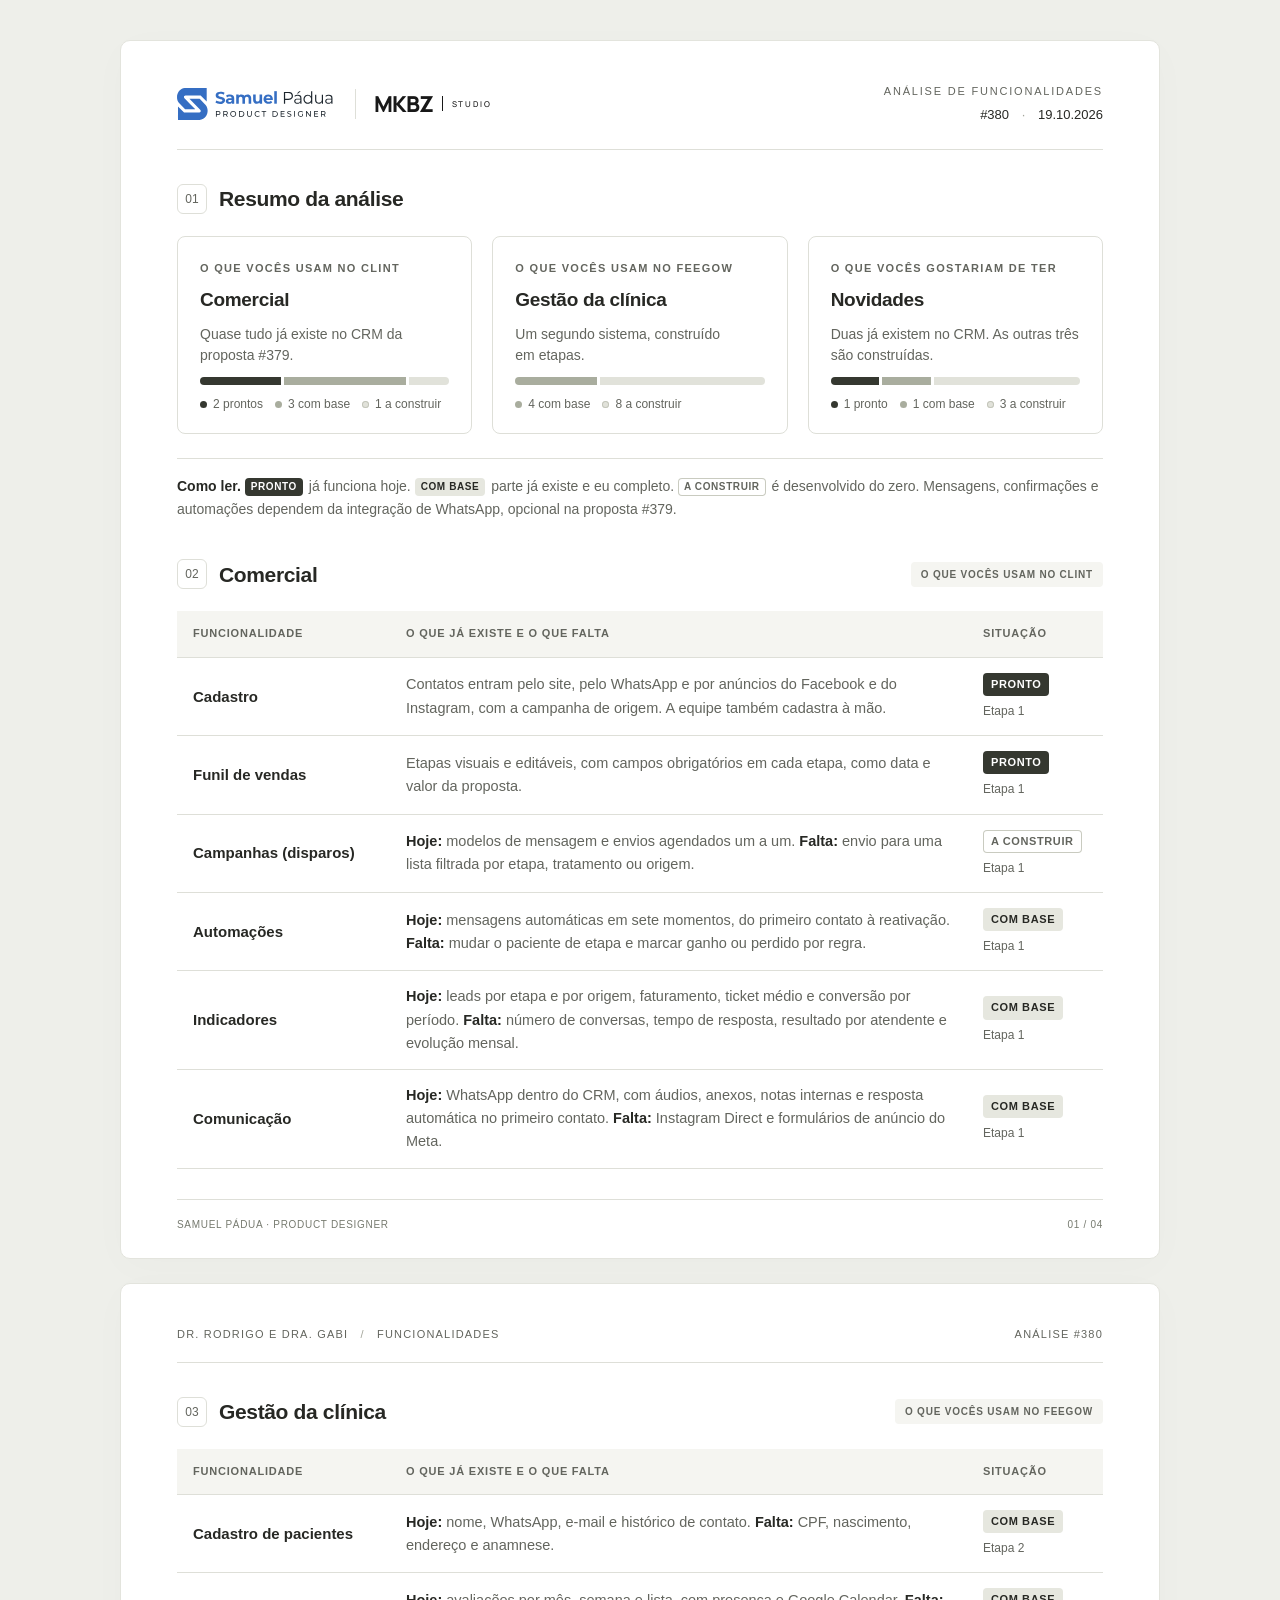
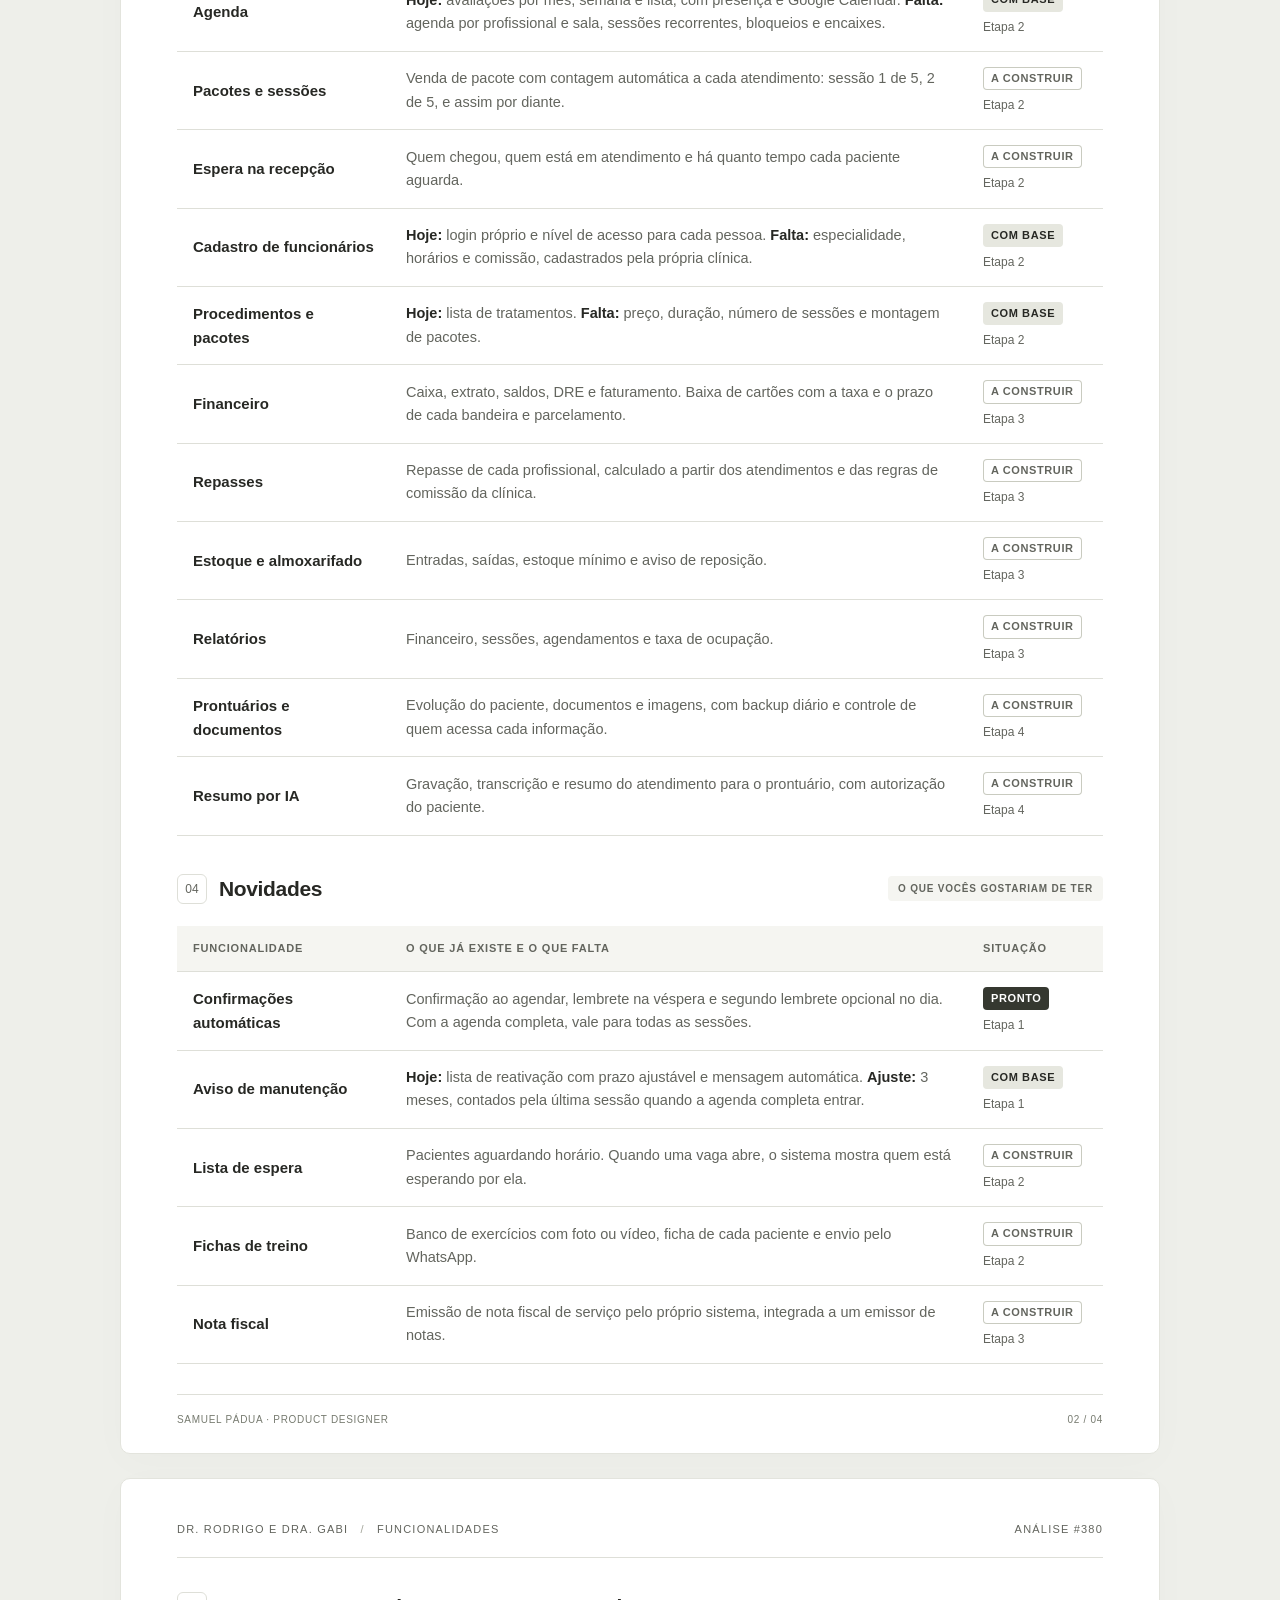
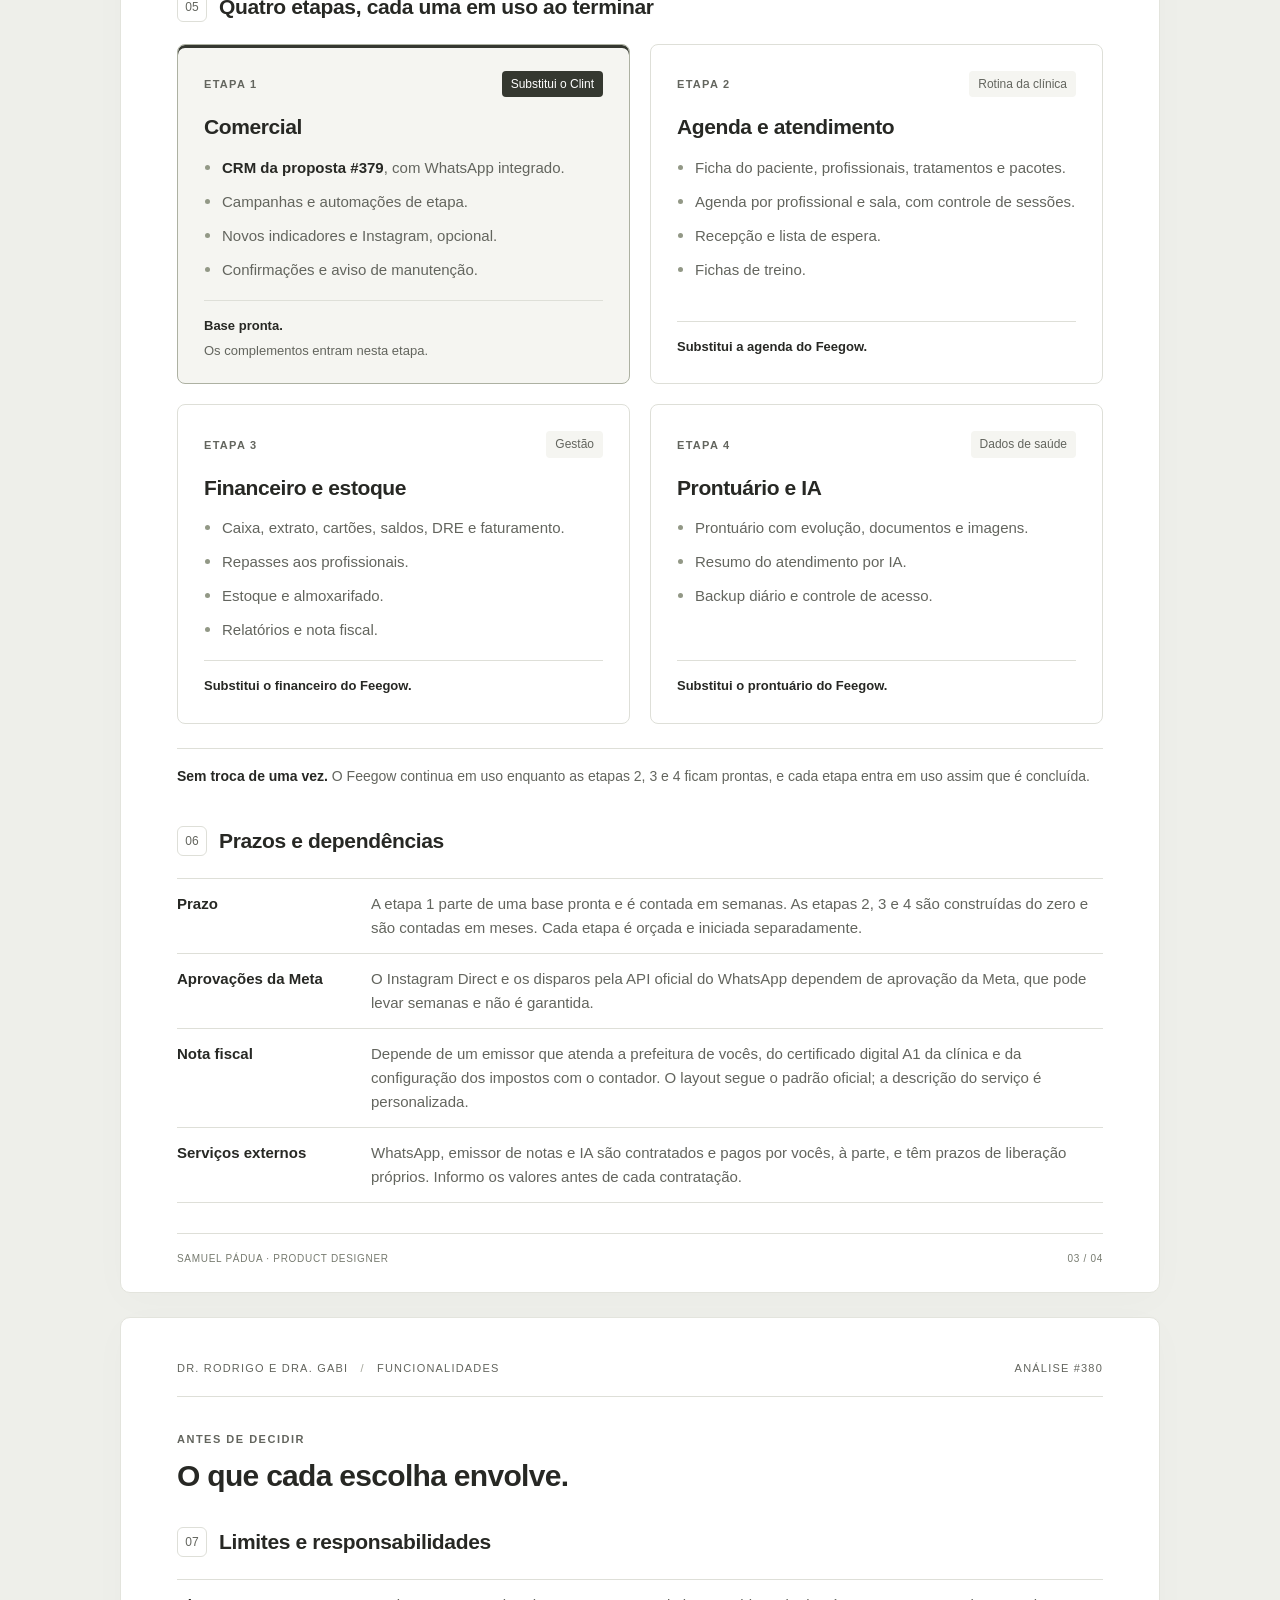
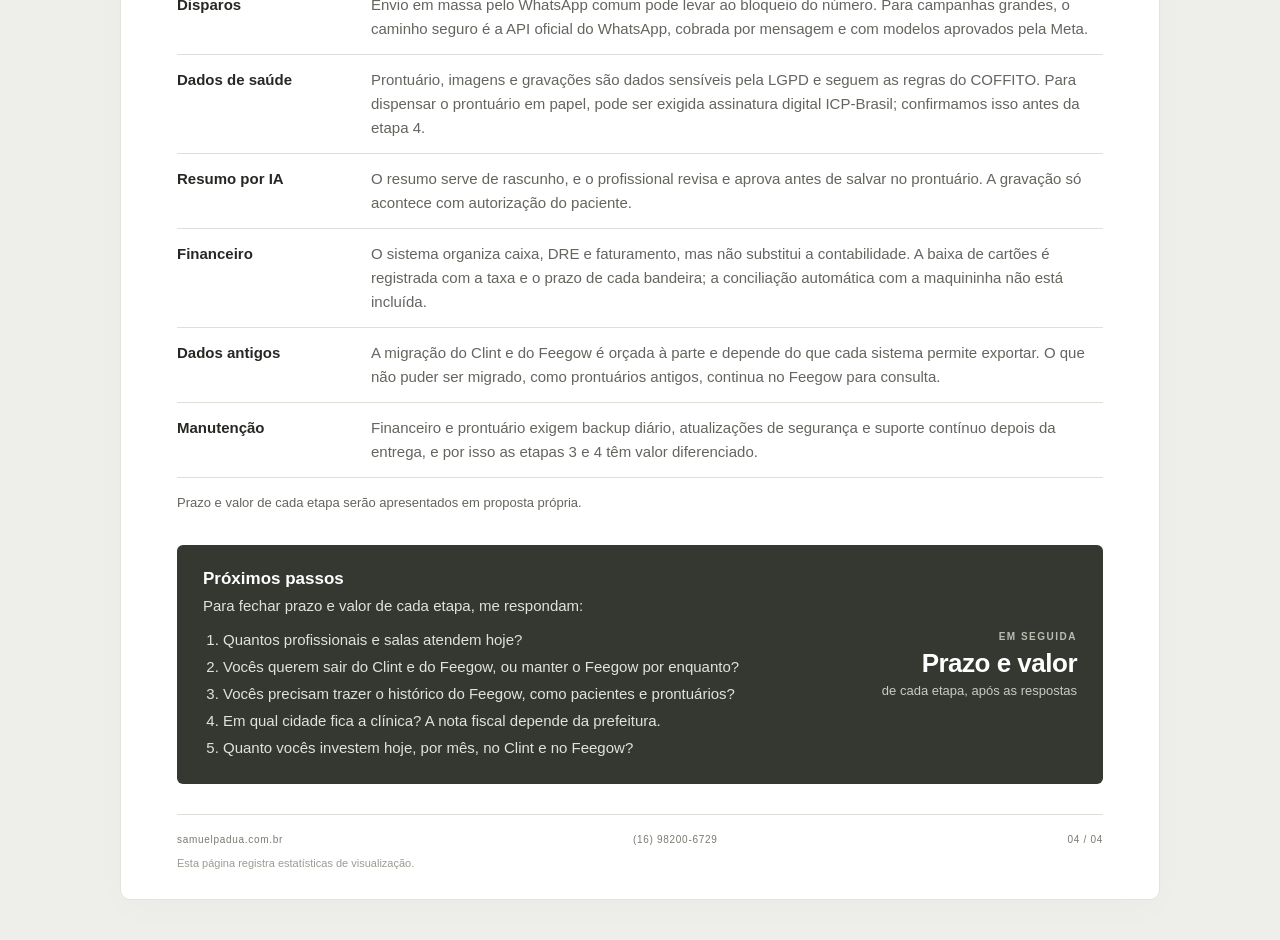
<file: 380/index.html>
<!DOCTYPE html>
<html lang="pt-BR">
<head>
  <meta charset="UTF-8">
  <meta name="viewport" content="width=device-width, initial-scale=1.0">
  <meta name="description" content="Análise das funcionalidades do Clint e do Feegow: o que já está pronto, o que será construído e um plano em quatro etapas. Por Samuel Pádua, Product Designer.">
  <meta name="robots" content="noindex, nofollow">
  <meta name="theme-color" content="#414141">
  <title>Análise de funcionalidades · Dr. Rodrigo e Dra. Gabi</title>
  <meta property="og:type" content="website">
  <meta property="og:locale" content="pt_BR">
  <meta property="og:site_name" content="Samuel Pádua · Product Designer">
  <meta property="og:url" content="https://proposta.samuelpadua.com.br/drrodrigoedragabi-funcionalidades/">
  <meta property="og:title" content="Análise de funcionalidades · Dr. Rodrigo e Dra. Gabi">
  <meta property="og:description" content="Análise das funcionalidades do Clint e do Feegow: o que já está pronto, o que será construído e um plano em quatro etapas. Por Samuel Pádua, Product Designer.">
  <meta property="og:image" content="https://proposta.samuelpadua.com.br/drrodrigoedragabi-funcionalidades/og-share.png">
  <meta property="og:image:secure_url" content="https://proposta.samuelpadua.com.br/drrodrigoedragabi-funcionalidades/og-share.png">
  <meta property="og:image:type" content="image/png">
  <meta property="og:image:width" content="1200">
  <meta property="og:image:height" content="630">
  <meta property="og:image:alt" content="Samuel Pádua · Product Designer">
  <meta name="twitter:card" content="summary_large_image">
  <link rel="icon" href="logo-icon.svg" type="image/svg+xml">
  <link rel="preconnect" href="https://fonts.googleapis.com">
  <link rel="preconnect" href="https://fonts.gstatic.com" crossorigin>
  <link rel="stylesheet" href="https://fonts.googleapis.com/css2?family=Manrope:wght@500;800&text=MKBZSTUDIO&display=swap">
  <link rel="stylesheet" href="styles.css">
  <script>
    // Microsoft Clarity. Abrir com ?eu marca este navegador como do Samuel (não registra); ?eu=0 desfaz.
    (function () {
      var owner = false;
      try {
        var q = new URLSearchParams(location.search);
        if (q.has('eu')) {
          if (q.get('eu') === '0') localStorage.removeItem('sp-owner');
          else localStorage.setItem('sp-owner', '1');
        }
        owner = localStorage.getItem('sp-owner') === '1';
      } catch (e) {}
      if (owner) return;
      (function(c,l,a,r,i,t,y){
        c[a]=c[a]||function(){(c[a].q=c[a].q||[]).push(arguments)};
        t=l.createElement(r);t.async=1;t.src="https://www.clarity.ms/tag/"+i;
        y=l.getElementsByTagName(r)[0];y.parentNode.insertBefore(t,y);
      })(window, document, "clarity", "script", "yv73ri0x1z");
      window.clarity("set", "proposta", "380");
      window.clarity("set", "cliente", "drrodrigoedragabi");
    })();
  </script>
</head>
<body>
  <main class="proposal">
    <section class="sheet overview" aria-labelledby="summary-title">
      <header class="brand-row">
        <div class="brand-logos">
          <a href="https://www.samuelpadua.com.br" aria-label="Samuel Pádua — site profissional"><img src="logo.svg" width="220" height="43" alt="Samuel Pádua"></a>
          <span class="brand-divider" aria-hidden="true"></span>
          <span class="partner-brand" role="img" aria-label="MKBZ Studio">MKBZ<span>STUDIO</span></span>
        </div>
        <div class="document-id"><span>ANÁLISE DE FUNCIONALIDADES</span><strong>#380 <span>·</span> 19.10.2026</strong></div>
      </header>

      <section class="summary" aria-labelledby="summary-title">
        <div class="section-heading"><span class="section-number">01</span><h2 id="summary-title">Resumo da análise</h2></div>
        <div class="summary-grid">
          <article class="summary-card">
            <p class="plan-label">O QUE VOCÊS USAM NO CLINT</p>
            <h3>Comercial</h3>
            <p>Quase tudo já existe no CRM da proposta #379.</p>
            <div class="meter" role="img" aria-label="2 prontos, 3 com base, 1 a construir"><span class="m-ok" style="flex-grow:2"></span><span class="m-base" style="flex-grow:3"></span><span class="m-novo" style="flex-grow:1"></span></div>
            <p class="meter-legend"><span><i class="m-ok"></i>2 prontos</span><span><i class="m-base"></i>3 com base</span><span><i class="m-novo"></i>1 a construir</span></p>
          </article>
          <article class="summary-card">
            <p class="plan-label">O QUE VOCÊS USAM NO FEEGOW</p>
            <h3>Gestão da clínica</h3>
            <p>Um segundo sistema, construído em etapas.</p>
            <div class="meter" role="img" aria-label="4 com base, 8 a construir"><span class="m-base" style="flex-grow:4"></span><span class="m-novo" style="flex-grow:8"></span></div>
            <p class="meter-legend"><span><i class="m-base"></i>4 com base</span><span><i class="m-novo"></i>8 a construir</span></p>
          </article>
          <article class="summary-card">
            <p class="plan-label">O QUE VOCÊS GOSTARIAM DE TER</p>
            <h3>Novidades</h3>
            <p>Duas já existem no CRM. As outras três são construídas.</p>
            <div class="meter" role="img" aria-label="1 pronto, 1 com base, 3 a construir"><span class="m-ok" style="flex-grow:1"></span><span class="m-base" style="flex-grow:1"></span><span class="m-novo" style="flex-grow:3"></span></div>
            <p class="meter-legend"><span><i class="m-ok"></i>1 pronto</span><span><i class="m-base"></i>1 com base</span><span><i class="m-novo"></i>3 a construir</span></p>
          </article>
        </div>
        <p class="feature-note"><strong>Como ler.</strong> <em class="status st-ok">Pronto</em> já funciona hoje. <em class="status st-base">Com base</em> parte já existe e eu completo. <em class="status st-novo">A construir</em> é desenvolvido do zero. Mensagens, confirmações e automações dependem da integração de WhatsApp, opcional na proposta #379.</p>
      </section>

      <section class="scope" aria-labelledby="crm-title">
        <div class="section-heading"><span class="section-number">02</span><h2 id="crm-title">Comercial</h2><span class="section-badge">O QUE VOCÊS USAM NO CLINT</span></div>
        <table class="delivery-table scope-table">
          <caption class="sr-only">Funcionalidades do comercial: o que já existe, o que falta e a etapa</caption>
          <thead><tr><th scope="col">Funcionalidade</th><th scope="col">O que já existe e o que falta</th><th scope="col">Situação</th></tr></thead>
          <tbody>
            <tr><th scope="row">Cadastro</th><td>Contatos entram pelo site, pelo WhatsApp e por anúncios do Facebook e do Instagram, com a campanha de origem. A equipe também cadastra à mão.</td><td><span class="status st-ok">Pronto</span><span class="stage">Etapa 1</span></td></tr>
            <tr><th scope="row">Funil de vendas</th><td>Etapas visuais e editáveis, com campos obrigatórios em cada etapa, como data e valor da proposta.</td><td><span class="status st-ok">Pronto</span><span class="stage">Etapa 1</span></td></tr>
            <tr><th scope="row">Campanhas (disparos)</th><td><strong>Hoje:</strong> modelos de mensagem e envios agendados um a um. <strong>Falta:</strong> envio para uma lista filtrada por etapa, tratamento ou origem.</td><td><span class="status st-novo">A construir</span><span class="stage">Etapa 1</span></td></tr>
            <tr><th scope="row">Automações</th><td><strong>Hoje:</strong> mensagens automáticas em sete momentos, do primeiro contato à reativação. <strong>Falta:</strong> mudar o paciente de etapa e marcar ganho ou perdido por regra.</td><td><span class="status st-base">Com base</span><span class="stage">Etapa 1</span></td></tr>
            <tr><th scope="row">Indicadores</th><td><strong>Hoje:</strong> leads por etapa e por origem, faturamento, ticket médio e conversão por período. <strong>Falta:</strong> número de conversas, tempo de resposta, resultado por atendente e evolução mensal.</td><td><span class="status st-base">Com base</span><span class="stage">Etapa 1</span></td></tr>
            <tr><th scope="row">Comunicação</th><td><strong>Hoje:</strong> WhatsApp dentro do CRM, com áudios, anexos, notas internas e resposta automática no primeiro contato. <strong>Falta:</strong> Instagram Direct e formulários de anúncio do Meta.</td><td><span class="status st-base">Com base</span><span class="stage">Etapa 1</span></td></tr>
          </tbody>
        </table>
      </section>

      <footer class="page-footer"><span>SAMUEL PÁDUA · PRODUCT DESIGNER</span><span>01 / 04</span></footer>
    </section>

    <section class="sheet" aria-labelledby="clinic-title">
      <header class="continuation"><span>DR. RODRIGO E DRA. GABI <b>/</b> FUNCIONALIDADES</span><span>ANÁLISE #380</span></header>

      <section class="scope scope-first" aria-labelledby="clinic-title">
        <div class="section-heading"><span class="section-number">03</span><h2 id="clinic-title">Gestão da clínica</h2><span class="section-badge">O QUE VOCÊS USAM NO FEEGOW</span></div>
        <table class="delivery-table scope-table">
          <caption class="sr-only">Funcionalidades de gestão da clínica: o que já existe, o que falta e a etapa</caption>
          <thead><tr><th scope="col">Funcionalidade</th><th scope="col">O que já existe e o que falta</th><th scope="col">Situação</th></tr></thead>
          <tbody>
            <tr><th scope="row">Cadastro de pacientes</th><td><strong>Hoje:</strong> nome, WhatsApp, e-mail e histórico de contato. <strong>Falta:</strong> CPF, nascimento, endereço e anamnese.</td><td><span class="status st-base">Com base</span><span class="stage">Etapa 2</span></td></tr>
            <tr><th scope="row">Agenda</th><td><strong>Hoje:</strong> avaliações por mês, semana e lista, com presença e Google Calendar. <strong>Falta:</strong> agenda por profissional e sala, sessões recorrentes, bloqueios e encaixes.</td><td><span class="status st-base">Com base</span><span class="stage">Etapa 2</span></td></tr>
            <tr><th scope="row">Pacotes e sessões</th><td>Venda de pacote com contagem automática a cada atendimento: sessão 1 de 5, 2 de 5, e assim por diante.</td><td><span class="status st-novo">A construir</span><span class="stage">Etapa 2</span></td></tr>
            <tr><th scope="row">Espera na recepção</th><td>Quem chegou, quem está em atendimento e há quanto tempo cada paciente aguarda.</td><td><span class="status st-novo">A construir</span><span class="stage">Etapa 2</span></td></tr>
            <tr><th scope="row">Cadastro de funcionários</th><td><strong>Hoje:</strong> login próprio e nível de acesso para cada pessoa. <strong>Falta:</strong> especialidade, horários e comissão, cadastrados pela própria clínica.</td><td><span class="status st-base">Com base</span><span class="stage">Etapa 2</span></td></tr>
            <tr><th scope="row">Procedimentos e pacotes</th><td><strong>Hoje:</strong> lista de tratamentos. <strong>Falta:</strong> preço, duração, número de sessões e montagem de pacotes.</td><td><span class="status st-base">Com base</span><span class="stage">Etapa 2</span></td></tr>
            <tr><th scope="row">Financeiro</th><td>Caixa, extrato, saldos, DRE e faturamento. Baixa de cartões com a taxa e o prazo de cada bandeira e parcelamento.</td><td><span class="status st-novo">A construir</span><span class="stage">Etapa 3</span></td></tr>
            <tr><th scope="row">Repasses</th><td>Repasse de cada profissional, calculado a partir dos atendimentos e das regras de comissão da clínica.</td><td><span class="status st-novo">A construir</span><span class="stage">Etapa 3</span></td></tr>
            <tr><th scope="row">Estoque e almoxarifado</th><td>Entradas, saídas, estoque mínimo e aviso de reposição.</td><td><span class="status st-novo">A construir</span><span class="stage">Etapa 3</span></td></tr>
            <tr><th scope="row">Relatórios</th><td>Financeiro, sessões, agendamentos e taxa de ocupação.</td><td><span class="status st-novo">A construir</span><span class="stage">Etapa 3</span></td></tr>
            <tr><th scope="row">Prontuários e documentos</th><td>Evolução do paciente, documentos e imagens, com backup diário e controle de quem acessa cada informação.</td><td><span class="status st-novo">A construir</span><span class="stage">Etapa 4</span></td></tr>
            <tr><th scope="row">Resumo por IA</th><td>Gravação, transcrição e resumo do atendimento para o prontuário, com autorização do paciente.</td><td><span class="status st-novo">A construir</span><span class="stage">Etapa 4</span></td></tr>
          </tbody>
        </table>
      </section>

      <section class="scope" aria-labelledby="new-title">
        <div class="section-heading"><span class="section-number">04</span><h2 id="new-title">Novidades</h2><span class="section-badge">O QUE VOCÊS GOSTARIAM DE TER</span></div>
        <table class="delivery-table scope-table">
          <caption class="sr-only">Funcionalidades novas: o que já existe, o que falta e a etapa</caption>
          <thead><tr><th scope="col">Funcionalidade</th><th scope="col">O que já existe e o que falta</th><th scope="col">Situação</th></tr></thead>
          <tbody>
            <tr><th scope="row">Confirmações automáticas</th><td>Confirmação ao agendar, lembrete na véspera e segundo lembrete opcional no dia. Com a agenda completa, vale para todas as sessões.</td><td><span class="status st-ok">Pronto</span><span class="stage">Etapa 1</span></td></tr>
            <tr><th scope="row">Aviso de manutenção</th><td><strong>Hoje:</strong> lista de reativação com prazo ajustável e mensagem automática. <strong>Ajuste:</strong> 3 meses, contados pela última sessão quando a agenda completa entrar.</td><td><span class="status st-base">Com base</span><span class="stage">Etapa 1</span></td></tr>
            <tr><th scope="row">Lista de espera</th><td>Pacientes aguardando horário. Quando uma vaga abre, o sistema mostra quem está esperando por ela.</td><td><span class="status st-novo">A construir</span><span class="stage">Etapa 2</span></td></tr>
            <tr><th scope="row">Fichas de treino</th><td>Banco de exercícios com foto ou vídeo, ficha de cada paciente e envio pelo WhatsApp.</td><td><span class="status st-novo">A construir</span><span class="stage">Etapa 2</span></td></tr>
            <tr><th scope="row">Nota fiscal</th><td>Emissão de nota fiscal de serviço pelo próprio sistema, integrada a um emissor de notas.</td><td><span class="status st-novo">A construir</span><span class="stage">Etapa 3</span></td></tr>
          </tbody>
        </table>
      </section>

      <footer class="page-footer"><span>SAMUEL PÁDUA · PRODUCT DESIGNER</span><span>02 / 04</span></footer>
    </section>

    <section class="sheet" aria-labelledby="stages-title">
      <header class="continuation"><span>DR. RODRIGO E DRA. GABI <b>/</b> FUNCIONALIDADES</span><span>ANÁLISE #380</span></header>

      <section class="plans stages stages-first" aria-labelledby="stages-title">
        <div class="section-heading"><span class="section-number">05</span><h2 id="stages-title">Quatro etapas, cada uma em uso ao terminar</h2></div>
        <div class="plan-grid">
          <article class="plan managed">
            <div class="plan-topline"><p class="plan-label">ETAPA 1</p><span class="included-badge">Substitui o Clint</span></div>
            <h3>Comercial</h3>
            <ul>
              <li><strong>CRM da proposta #379</strong>, com WhatsApp integrado.</li>
              <li>Campanhas e automações de etapa.</li>
              <li>Novos indicadores e Instagram, opcional.</li>
              <li>Confirmações e aviso de manutenção.</li>
            </ul>
            <div class="plan-bottom"><p><strong>Base pronta.</strong></p><p>Os complementos entram nesta etapa.</p></div>
          </article>
          <article class="plan">
            <div class="plan-topline"><p class="plan-label">ETAPA 2</p><span class="plan-tag">Rotina da clínica</span></div>
            <h3>Agenda e atendimento</h3>
            <ul>
              <li>Ficha do paciente, profissionais, tratamentos e pacotes.</li>
              <li>Agenda por profissional e sala, com controle de sessões.</li>
              <li>Recepção e lista de espera.</li>
              <li>Fichas de treino.</li>
            </ul>
            <div class="plan-bottom"><p><strong>Substitui a agenda do Feegow.</strong></p></div>
          </article>
          <article class="plan">
            <div class="plan-topline"><p class="plan-label">ETAPA 3</p><span class="plan-tag">Gestão</span></div>
            <h3>Financeiro e estoque</h3>
            <ul>
              <li>Caixa, extrato, cartões, saldos, DRE e faturamento.</li>
              <li>Repasses aos profissionais.</li>
              <li>Estoque e almoxarifado.</li>
              <li>Relatórios e nota fiscal.</li>
            </ul>
            <div class="plan-bottom"><p><strong>Substitui o financeiro do Feegow.</strong></p></div>
          </article>
          <article class="plan">
            <div class="plan-topline"><p class="plan-label">ETAPA 4</p><span class="plan-tag">Dados de saúde</span></div>
            <h3>Prontuário e IA</h3>
            <ul>
              <li>Prontuário com evolução, documentos e imagens.</li>
              <li>Resumo do atendimento por IA.</li>
              <li>Backup diário e controle de acesso.</li>
            </ul>
            <div class="plan-bottom"><p><strong>Substitui o prontuário do Feegow.</strong></p></div>
          </article>
        </div>
        <p class="feature-note"><strong>Sem troca de uma vez.</strong> O Feegow continua em uso enquanto as etapas 2, 3 e 4 ficam prontas, e cada etapa entra em uso assim que é concluída.</p>
      </section>

      <section class="conditions" aria-labelledby="deps-title">
        <div class="section-heading"><span class="section-number">06</span><h2 id="deps-title">Prazos e dependências</h2></div>
        <dl class="condition-list">
          <div><dt>Prazo</dt><dd>A etapa 1 parte de uma base pronta e é contada em semanas. As etapas 2, 3 e 4 são construídas do zero e são contadas em meses. Cada etapa é orçada e iniciada separadamente.</dd></div>
          <div><dt>Aprovações da Meta</dt><dd>O Instagram Direct e os disparos pela API oficial do WhatsApp dependem de aprovação da Meta, que pode levar semanas e não é garantida.</dd></div>
          <div><dt>Nota fiscal</dt><dd>Depende de um emissor que atenda a prefeitura de vocês, do certificado digital A1 da clínica e da configuração dos impostos com o contador. O layout segue o padrão oficial; a descrição do serviço é personalizada.</dd></div>
          <div><dt>Serviços externos</dt><dd>WhatsApp, emissor de notas e IA são contratados e pagos por vocês, à parte, e têm prazos de liberação próprios. Informo os valores antes de cada contratação.</dd></div>
        </dl>
      </section>

      <footer class="page-footer"><span>SAMUEL PÁDUA · PRODUCT DESIGNER</span><span>03 / 04</span></footer>
    </section>

    <section class="sheet terms" aria-labelledby="terms-title">
      <header class="continuation"><span>DR. RODRIGO E DRA. GABI <b>/</b> FUNCIONALIDADES</span><span>ANÁLISE #380</span></header>
      <div class="terms-intro"><p class="eyebrow">ANTES DE DECIDIR</p><h2 id="terms-title">O que cada escolha envolve.</h2></div>

      <section class="conditions conditions-first" aria-labelledby="limits-title">
        <div class="section-heading"><span class="section-number">07</span><h2 id="limits-title">Limites e responsabilidades</h2></div>
        <dl class="condition-list">
          <div><dt>Disparos</dt><dd>Envio em massa pelo WhatsApp comum pode levar ao bloqueio do número. Para campanhas grandes, o caminho seguro é a API oficial do WhatsApp, cobrada por mensagem e com modelos aprovados pela Meta.</dd></div>
          <div><dt>Dados de saúde</dt><dd>Prontuário, imagens e gravações são dados sensíveis pela LGPD e seguem as regras do COFFITO. Para dispensar o prontuário em papel, pode ser exigida assinatura digital ICP-Brasil; confirmamos isso antes da etapa 4.</dd></div>
          <div><dt>Resumo por IA</dt><dd>O resumo serve de rascunho, e o profissional revisa e aprova antes de salvar no prontuário. A gravação só acontece com autorização do paciente.</dd></div>
          <div><dt>Financeiro</dt><dd>O sistema organiza caixa, DRE e faturamento, mas não substitui a contabilidade. A baixa de cartões é registrada com a taxa e o prazo de cada bandeira; a conciliação automática com a maquininha não está incluída.</dd></div>
          <div><dt>Dados antigos</dt><dd>A migração do Clint e do Feegow é orçada à parte e depende do que cada sistema permite exportar. O que não puder ser migrado, como prontuários antigos, continua no Feegow para consulta.</dd></div>
          <div><dt>Manutenção</dt><dd>Financeiro e prontuário exigem backup diário, atualizações de segurança e suporte contínuo depois da entrega, e por isso as etapas 3 e 4 têm valor diferenciado.</dd></div>
        </dl>
        <p class="contract-note">Prazo e valor de cada etapa serão apresentados em proposta própria.</p>
      </section>

      <div class="closing"><div><strong>Próximos passos</strong><p>Para fechar prazo e valor de cada etapa, me respondam:</p><ol class="steps"><li>Quantos profissionais e salas atendem hoje?</li><li>Vocês querem sair do Clint e do Feegow, ou manter o Feegow por enquanto?</li><li>Vocês precisam trazer o histórico do Feegow, como pacientes e prontuários?</li><li>Em qual cidade fica a clínica? A nota fiscal depende da prefeitura.</li><li>Quanto vocês investem hoje, por mês, no Clint e no Feegow?</li></ol></div><div class="validity"><span>EM SEGUIDA</span><strong>Prazo e valor</strong><small>de cada etapa, após as respostas</small></div></div>
      <footer class="page-footer"><a href="https://www.samuelpadua.com.br">samuelpadua.com.br</a><a href="https://wa.me/5516982006729">(16) 98200-6729</a><span>04 / 04</span></footer>
      <p class="privacy-note">Esta página registra estatísticas de visualização.</p>
    </section>
  </main>
</body>
</html>
</file>
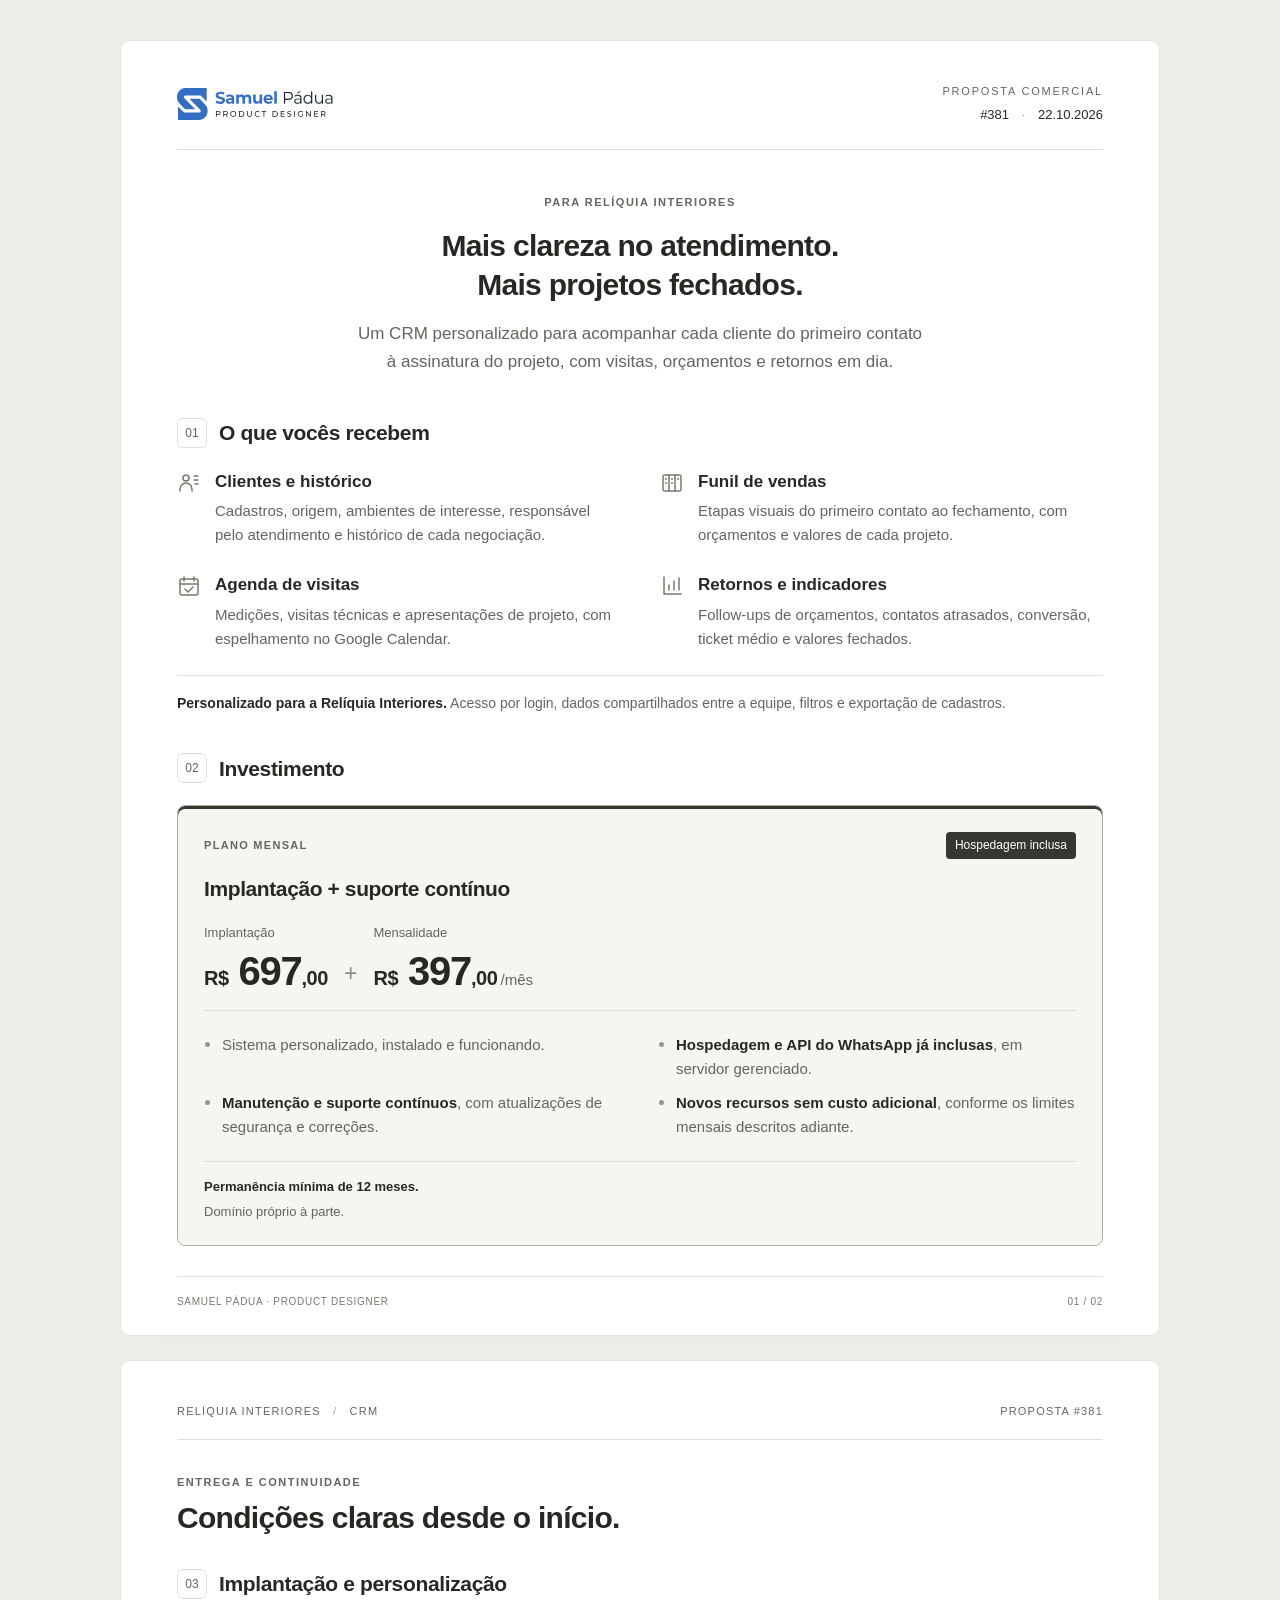
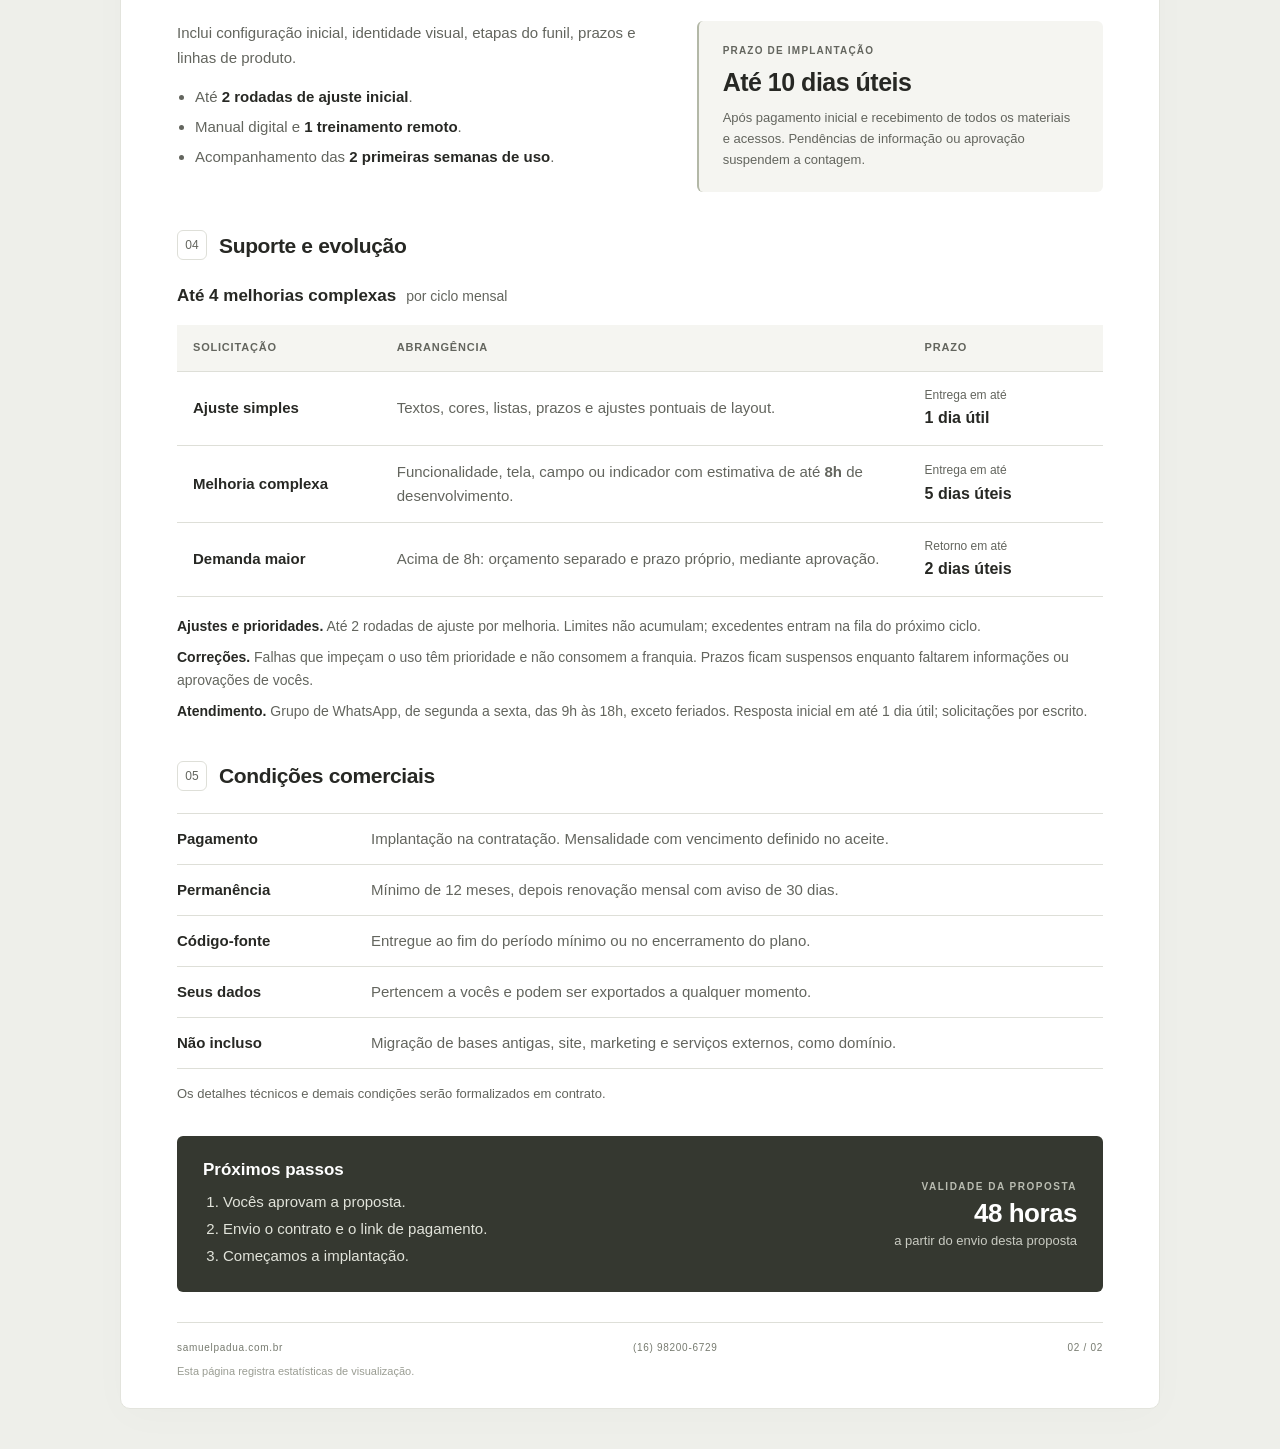
<file: 381/index.html>
<!DOCTYPE html>
<html lang="pt-BR">
<head>
  <meta charset="UTF-8">
  <meta name="viewport" content="width=device-width, initial-scale=1.0">
  <meta name="description" content="CRM personalizado para móveis planejados, com implantação, manutenção e suporte contínuo. Por Samuel Pádua, Product Designer.">
  <meta name="robots" content="noindex, nofollow">
  <meta name="theme-color" content="#414141">
  <title>Proposta comercial · Relíquia Interiores</title>
  <meta property="og:type" content="website">
  <meta property="og:locale" content="pt_BR">
  <meta property="og:site_name" content="Samuel Pádua · Product Designer">
  <meta property="og:url" content="https://proposta.samuelpadua.com.br/reliquia-interiores/">
  <meta property="og:title" content="Proposta comercial · Relíquia Interiores">
  <meta property="og:description" content="CRM personalizado para móveis planejados, com implantação, manutenção e suporte contínuo. Por Samuel Pádua, Product Designer.">
  <meta property="og:image" content="https://proposta.samuelpadua.com.br/reliquia-interiores/og-share.png">
  <meta property="og:image:secure_url" content="https://proposta.samuelpadua.com.br/reliquia-interiores/og-share.png">
  <meta property="og:image:type" content="image/png">
  <meta property="og:image:width" content="1200">
  <meta property="og:image:height" content="630">
  <meta property="og:image:alt" content="Samuel Pádua · Product Designer">
  <meta name="twitter:card" content="summary_large_image">
  <link rel="icon" href="logo-icon.svg" type="image/svg+xml">
  <link rel="stylesheet" href="styles.css">
  <script>
    // Microsoft Clarity. Abrir com ?eu marca este navegador como do Samuel (não registra); ?eu=0 desfaz.
    (function () {
      var owner = false;
      try {
        var q = new URLSearchParams(location.search);
        if (q.has('eu')) {
          if (q.get('eu') === '0') localStorage.removeItem('sp-owner');
          else localStorage.setItem('sp-owner', '1');
        }
        owner = localStorage.getItem('sp-owner') === '1';
      } catch (e) {}
      if (owner) return;
      (function(c,l,a,r,i,t,y){
        c[a]=c[a]||function(){(c[a].q=c[a].q||[]).push(arguments)};
        t=l.createElement(r);t.async=1;t.src="https://www.clarity.ms/tag/"+i;
        y=l.getElementsByTagName(r)[0];y.parentNode.insertBefore(t,y);
      })(window, document, "clarity", "script", "yv73ri0x1z");
      window.clarity("set", "proposta", "381");
      window.clarity("set", "cliente", "reliquia-interiores");
    })();
  </script>
</head>
<body>
  <main class="proposal">
    <section class="sheet overview" aria-labelledby="proposal-title">
      <header class="brand-row">
        <a href="https://www.samuelpadua.com.br" aria-label="Samuel Pádua — site profissional"><img src="logo.svg" width="220" height="43" alt="Samuel Pádua"></a>
        <div class="document-id"><span>PROPOSTA COMERCIAL</span><strong>#381 <span>·</span> 22.10.2026</strong></div>
      </header>

      <div class="hero">
        <p class="eyebrow">PARA RELÍQUIA INTERIORES</p>
        <h1 id="proposal-title">Mais clareza no atendimento.<br><span>Mais projetos fechados.</span></h1>
        <p class="intro">Um CRM personalizado para acompanhar cada cliente do primeiro contato à assinatura do projeto, com visitas, orçamentos e retornos em dia.</p>
      </div>

      <section class="features" aria-labelledby="features-title">
        <div class="section-heading"><span class="section-number">01</span><h2 id="features-title">O que vocês recebem</h2></div>
        <div class="feature-grid">
          <article><svg class="feature-icon" viewBox="0 0 24 24" fill="none" stroke="currentColor" stroke-width="1.5" stroke-linecap="round" stroke-linejoin="round" aria-hidden="true"><circle cx="9" cy="7" r="3"/><path d="M3 20v-2a6 6 0 0 1 12 0v2M17 5h4M17 9h4M18 13h3"/></svg><div><h3>Clientes e histórico</h3><p>Cadastros, origem, ambientes de interesse, responsável pelo atendimento e histórico de cada negociação.</p></div></article>
          <article><svg class="feature-icon" viewBox="0 0 24 24" fill="none" stroke="currentColor" stroke-width="1.5" stroke-linecap="round" stroke-linejoin="round" aria-hidden="true"><rect x="3" y="4" width="18" height="16" rx="2"/><path d="M9 4v16M15 4v16M5.5 8h1M11.5 8h1M17.5 8h1M5.5 12h1M11.5 12h1"/></svg><div><h3>Funil de vendas</h3><p>Etapas visuais do primeiro contato ao fechamento, com orçamentos e valores de cada projeto.</p></div></article>
          <article><svg class="feature-icon" viewBox="0 0 24 24" fill="none" stroke="currentColor" stroke-width="1.5" stroke-linecap="round" stroke-linejoin="round" aria-hidden="true"><rect x="3" y="5" width="18" height="16" rx="2"/><path d="M7 3v4M17 3v4M3 10h18M8 15l3 3 5-5"/></svg><div><h3>Agenda de visitas</h3><p>Medições, visitas técnicas e apresentações de projeto, com espelhamento no Google Calendar.</p></div></article>
          <article><svg class="feature-icon" viewBox="0 0 24 24" fill="none" stroke="currentColor" stroke-width="1.5" stroke-linecap="round" stroke-linejoin="round" aria-hidden="true"><path d="M4 3v17h17M9 16v-5M14 16V7M19 16V4"/></svg><div><h3>Retornos e indicadores</h3><p>Follow-ups de orçamentos, contatos atrasados, conversão, ticket médio e valores fechados.</p></div></article>
        </div>
        <p class="feature-note"><strong>Personalizado para a Relíquia Interiores.</strong> Acesso por login, dados compartilhados entre a equipe, filtros e exportação de cadastros.</p>
      </section>

      <section class="plans" aria-labelledby="plans-title">
        <div class="section-heading"><span class="section-number">02</span><h2 id="plans-title">Investimento</h2></div>
        <div class="plan-grid single">
          <article class="plan managed">
            <div class="plan-topline"><p class="plan-label">PLANO MENSAL</p><span class="included-badge">Hospedagem inclusa</span></div>
            <h3>Implantação + suporte contínuo</h3>
            <div class="plan-investment"><div><p class="price-caption">Implantação</p><div class="price"><span>R$</span> 697<span>,00</span></div></div><span class="price-plus" aria-label="mais">+</span><div><p class="price-caption">Mensalidade</p><div class="price"><span>R$</span> 397<span>,00</span><small>/mês</small></div></div></div>
            <ul>
              <li>Sistema personalizado, instalado e funcionando.</li>
              <li><strong>Hospedagem e API do WhatsApp já inclusas</strong>, em servidor gerenciado.</li>
              <li><strong>Manutenção e suporte contínuos</strong>, com atualizações de segurança e correções.</li>
              <li><strong>Novos recursos sem custo adicional</strong>, conforme os limites mensais descritos adiante.</li>
            </ul>
            <div class="plan-bottom"><p><strong>Permanência mínima de 12 meses.</strong></p><p>Domínio próprio à parte.</p></div>
          </article>
        </div>
      </section>

      <footer class="page-footer"><span>SAMUEL PÁDUA · PRODUCT DESIGNER</span><span>01 / 02</span></footer>
    </section>

    <section class="sheet terms" aria-labelledby="terms-title">
      <header class="continuation"><span>RELÍQUIA INTERIORES <b>/</b> CRM</span><span>PROPOSTA #381</span></header>
      <div class="terms-intro"><p class="eyebrow">ENTREGA E CONTINUIDADE</p><h2 id="terms-title">Condições claras desde o início.</h2></div>

      <section class="implementation" aria-labelledby="implementation-title">
        <div class="section-heading"><span class="section-number">03</span><h2 id="implementation-title">Implantação e personalização</h2></div>
        <div class="implementation-grid">
          <div class="implementation-content"><p>Inclui configuração inicial, identidade visual, etapas do funil, prazos e linhas de produto.</p><ul class="implementation-list"><li>Até <strong>2 rodadas de ajuste inicial</strong>.</li><li>Manual digital e <strong>1 treinamento remoto</strong>.</li><li>Acompanhamento das <strong>2 primeiras semanas de uso</strong>.</li></ul></div>
          <div class="timeline"><span class="eyebrow">PRAZO DE IMPLANTAÇÃO</span><strong>Até 10 dias úteis</strong><p>Após pagamento inicial e recebimento de todos os materiais e acessos. Pendências de informação ou aprovação suspendem a contagem.</p></div>
        </div>
      </section>

      <section class="support" aria-labelledby="support-title">
        <div class="section-heading"><span class="section-number">04</span><h2 id="support-title">Suporte e evolução</h2></div>
        <p class="allowances"><strong>Até 4 melhorias complexas</strong><span>por ciclo mensal</span></p>
        <table class="delivery-table">
          <caption class="sr-only">Tipos de solicitação e prazos do plano de suporte</caption>
          <thead><tr><th scope="col">Solicitação</th><th scope="col">Abrangência</th><th scope="col">Prazo</th></tr></thead>
          <tbody>
            <tr><th scope="row">Ajuste simples</th><td>Textos, cores, listas, prazos e ajustes pontuais de layout.</td><td><span class="deadline-label">Entrega em até</span><strong>1 dia útil</strong></td></tr>
            <tr><th scope="row">Melhoria complexa</th><td>Funcionalidade, tela, campo ou indicador com estimativa de até <strong>8h</strong> de desenvolvimento.</td><td><span class="deadline-label">Entrega em até</span><strong>5 dias úteis</strong></td></tr>
            <tr><th scope="row">Demanda maior</th><td>Acima de 8h: orçamento separado e prazo próprio, mediante aprovação.</td><td><span class="deadline-label">Retorno em até</span><strong>2 dias úteis</strong></td></tr>
          </tbody>
        </table>
        <ul class="compact-list">
          <li><strong>Ajustes e prioridades.</strong> Até 2 rodadas de ajuste por melhoria. Limites não acumulam; excedentes entram na fila do próximo ciclo.</li>
          <li><strong>Correções.</strong> Falhas que impeçam o uso têm prioridade e não consomem a franquia. Prazos ficam suspensos enquanto faltarem informações ou aprovações de vocês.</li>
          <li><strong>Atendimento.</strong> Grupo de WhatsApp, de segunda a sexta, das 9h às 18h, exceto feriados. Resposta inicial em até 1 dia útil; solicitações por escrito.</li>
        </ul>
      </section>

      <section class="conditions" aria-labelledby="conditions-title">
        <div class="section-heading"><span class="section-number">05</span><h2 id="conditions-title">Condições comerciais</h2></div>
        <dl class="condition-list">
          <div><dt>Pagamento</dt><dd>Implantação na contratação. Mensalidade com vencimento definido no aceite.</dd></div>
          <div><dt>Permanência</dt><dd>Mínimo de 12 meses, depois renovação mensal com aviso de 30 dias.</dd></div>
          <div><dt>Código-fonte</dt><dd>Entregue ao fim do período mínimo ou no encerramento do plano.</dd></div>
          <div><dt>Seus dados</dt><dd>Pertencem a vocês e podem ser exportados a qualquer momento.</dd></div>
          <div><dt>Não incluso</dt><dd>Migração de bases antigas, site, marketing e serviços externos, como domínio.</dd></div>
        </dl>
        <p class="contract-note">Os detalhes técnicos e demais condições serão formalizados em contrato.</p>
      </section>

      <div class="closing"><div><strong>Próximos passos</strong><ol class="steps"><li>Vocês aprovam a proposta.</li><li>Envio o contrato e o link de pagamento.</li><li>Começamos a implantação.</li></ol></div><div class="validity"><span>VALIDADE DA PROPOSTA</span><strong>48 horas</strong><small>a partir do envio desta proposta</small></div></div>
      <footer class="page-footer"><a href="https://www.samuelpadua.com.br">samuelpadua.com.br</a><a href="https://wa.me/5516982006729">(16) 98200-6729</a><span>02 / 02</span></footer>
      <p class="privacy-note">Esta página registra estatísticas de visualização.</p>
    </section>
  </main>
</body>
</html>
</file>
<file: 374/styles.css>
:root {
  --bg: #f3f5f7;
  --paper: #ffffff;
  --text: #1d2733;
  --muted: #687483;
  --line: #dde3e8;
  --brand: #356ec3;
  --brand-deep: #244f94;
  --brand-soft: #edf4fd;
  --shadow: 0 20px 50px rgba(19, 31, 45, 0.06);
}

* {
  box-sizing: border-box;
}

html {
  -webkit-font-smoothing: antialiased;
  -moz-osx-font-smoothing: grayscale;
}

body {
  margin: 0;
  background: var(--bg);
  color: var(--text);
  font-family: "DM Mono", "Courier New", Courier, monospace;
}

img {
  display: block;
  max-width: 100%;
}

a {
  color: inherit;
  text-decoration: none;
}

.page {
  width: min(960px, calc(100% - 40px));
  margin: 36px auto;
  background: var(--paper);
  border: 1px solid var(--line);
  box-shadow: var(--shadow);
}

.topbar {
  display: grid;
  grid-template-columns: auto 1fr auto;
  align-items: center;
  gap: 34px;
  padding: 28px 40px 24px;
  border-bottom: 1px solid var(--line);
}

.logo {
  width: 178px;
}

.topbar-contact {
  display: grid;
  justify-items: center;
  gap: 1px;
  font-size: 0.9rem;
  line-height: 1.35;
  text-align: center;
}

.topbar-contact a {
  color: #111921;
}

.topbar-contact .site-link {
  color: #3168bd;
  font-weight: 700;
  text-decoration: underline;
}

.topbar-proposal {
  text-align: right;
}

.proposal-code,
.proposal-date {
  margin: 0;
  color: #111921;
  font-size: 0.72rem;
  line-height: 1.25;
  letter-spacing: 0.36em;
  text-transform: none;
}

.proposal-code strong {
  letter-spacing: 0.1em;
  font-weight: 700;
}

.proposal-date {
  margin-top: 8px;
  font-size: 0.84rem;
  font-weight: 500;
  letter-spacing: 0.28em;
}

.content {
  padding: 38px 40px 44px;
}

.hero {
  padding-bottom: 34px;
  border-bottom: 1px solid var(--line);
}

.small-label {
  margin: 0 0 14px;
  color: var(--brand);
  font-size: 0.72rem;
  font-weight: 700;
  text-transform: uppercase;
  letter-spacing: 0.16em;
}

.hero h1 {
  margin: 0 0 18px;
  max-width: none;
  font-size: clamp(1.05rem, 1.8vw, 24px);
  font-weight: 700;
  line-height: 1.2;
  letter-spacing: -0.02em;
  white-space: nowrap;
}

.intro,
.block p,
.simple-list,
.muted {
  color: var(--muted);
  font-size: 0.95rem;
  line-height: 1.85;
}

.intro {
  max-width: none;
  width: 100%;
  margin: 0;
}

.intro strong,
.block p strong,
.simple-list strong {
  color: inherit;
  font-weight: 700;
}

.term-emph {
  color: inherit;
  font-weight: 800;
}

.meta {
  display: grid;
  grid-template-columns: repeat(3, 1fr);
  gap: 14px;
  margin-top: 30px;
}

.meta div {
  padding: 16px 18px;
  border: 1px solid var(--line);
  background: #fafbfd;
}

.meta span,
.note-box span {
  display: block;
  margin-bottom: 6px;
  color: var(--muted);
  font-size: 0.73rem;
  text-transform: uppercase;
  letter-spacing: 0.12em;
}

.meta strong,
.price-line strong,
.note-box strong {
  color: var(--text);
  font-size: 0.96rem;
}

.hero-note,
.info-callout {
  margin-top: 22px;
  padding: 16px 18px;
  border-left: 3px solid var(--brand);
  background: linear-gradient(180deg, #f8fbff 0%, var(--brand-soft) 100%);
  color: var(--muted);
  font-size: 0.92rem;
  line-height: 1.75;
}

.hero-note span,
.info-callout span,
.section-tag {
  display: inline-block;
  margin-bottom: 8px;
  color: var(--brand-deep);
  font-size: 0.72rem;
  font-weight: 700;
  text-transform: uppercase;
  letter-spacing: 0.12em;
}

.block {
  padding: 30px 0;
  border-bottom: 1px solid var(--line);
}

.block:last-child {
  border-bottom: 0;
  padding-bottom: 0;
}

.block h2 {
  margin: 0 0 18px;
  font-size: 1.05rem;
  font-weight: 700;
  letter-spacing: 0.02em;
}

.section-head {
  display: flex;
  align-items: center;
  justify-content: space-between;
  gap: 16px;
  margin-bottom: 18px;
}

.section-head h2 {
  margin-bottom: 0;
}

.section-tag {
  margin-bottom: 0;
  padding: 8px 10px;
  border: 1px solid #d8e5f8;
  background: #f7faff;
}

.block p {
  margin: 0 0 14px;
}

.block p:last-child {
  margin-bottom: 0;
}

.simple-list {
  margin: 0;
  padding-left: 18px;
  list-style: none;
}

.simple-list li {
  position: relative;
  padding-left: 18px;
}

.simple-list li::before {
  content: "";
  position: absolute;
  top: 0.72em;
  left: 0;
  width: 7px;
  height: 7px;
  border-radius: 50%;
  background: var(--brand);
}

.simple-list li + li {
  margin-top: 12px;
}

.grid-two {
  display: grid;
  grid-template-columns: repeat(2, minmax(0, 1fr));
  gap: 28px;
  padding: 30px 0;
  border-bottom: 1px solid var(--line);
}

.grid-two .block {
  margin: 0;
  padding: 26px 24px 24px;
  border: 1px solid var(--line);
  background: #fcfdfe;
}

.price-line {
  display: flex;
  justify-content: space-between;
  gap: 20px;
  padding: 14px 0;
  border-bottom: 1px solid var(--line);
  color: var(--muted);
  font-size: 0.92rem;
}

.note-box {
  margin-top: 18px;
  padding: 16px 18px;
  border: 1px solid #d6e5fb;
  background: var(--brand-soft);
  text-align: left;
}

.copy-box {
  display: block;
  width: 100%;
  cursor: pointer;
  transition: border-color 0.2s ease, background-color 0.2s ease, box-shadow 0.2s ease;
  font: inherit;
}

.copy-box:hover {
  border-color: #bfd5f6;
  background: #e8f1fd;
}

.copy-box:focus-visible {
  outline: none;
  border-color: var(--brand);
  box-shadow: 0 0 0 3px rgba(53, 110, 195, 0.16);
}

.copy-box.is-copied {
  border-color: var(--brand);
  background: #e4effe;
}

.copy-hint {
  display: block;
  margin-top: 8px;
  color: var(--brand-deep);
  font-size: 0.75rem;
  font-weight: 600;
}

.muted {
  margin: 18px 0 0;
}

.proposal-validity {
  margin: 48px 0 0;
  padding-top: 28px;
  border-top: 1px solid var(--line);
}

.proposal-validity strong {
  color: var(--brand-deep);
}

@media (max-width: 760px) {
  .page {
    width: min(100% - 16px, 960px);
    margin: 8px auto;
  }

  .topbar {
    grid-template-columns: 1fr;
    gap: 16px;
    padding: 24px;
  }

  .logo {
    width: 148px;
  }

  .topbar-contact {
    font-size: 0.84rem;
    justify-items: center;
    text-align: center;
  }

  .topbar-proposal {
    text-align: left;
  }

  .content {
    padding: 24px;
  }

  .hero h1 {
    white-space: normal;
  }

  .meta,
  .grid-two {
    grid-template-columns: 1fr;
  }

  .section-head {
    flex-direction: column;
    align-items: flex-start;
  }

  .price-line {
    flex-direction: column;
    gap: 6px;
  }
}

@media print {
  @page {
    margin: 12mm;
  }

  body {
    background: #ffffff;
  }

  .page {
    width: 100%;
    margin: 0;
    border: 0;
    box-shadow: none;
  }
}
</file>
<file: 375/styles.css>
:root {
  --bg: #f3f5f7;
  --paper: #ffffff;
  --text: #1d2733;
  --muted: #687483;
  --line: #dde3e8;
  --brand: #356ec3;
  --brand-deep: #244f94;
  --brand-soft: #edf4fd;
  --shadow: 0 20px 50px rgba(19, 31, 45, 0.06);
}

* {
  box-sizing: border-box;
}

html {
  -webkit-font-smoothing: antialiased;
  -moz-osx-font-smoothing: grayscale;
}

body {
  margin: 0;
  background: var(--bg);
  color: var(--text);
  font-family: "DM Mono", "Courier New", Courier, monospace;
}

img {
  display: block;
  max-width: 100%;
}

a {
  color: inherit;
  text-decoration: none;
}

.page {
  width: min(960px, calc(100% - 40px));
  margin: 36px auto;
  background: var(--paper);
  border: 1px solid var(--line);
  box-shadow: var(--shadow);
}

.topbar {
  display: grid;
  grid-template-columns: auto 1fr auto;
  align-items: center;
  gap: 34px;
  padding: 28px 40px 24px;
  border-bottom: 1px solid var(--line);
}

.logo {
  width: 178px;
}

.topbar-contact {
  display: grid;
  justify-items: center;
  gap: 1px;
  font-size: 0.9rem;
  line-height: 1.35;
  text-align: center;
}

.topbar-contact a {
  color: #111921;
}

.topbar-contact .site-link {
  color: #3168bd;
  font-weight: 700;
  text-decoration: underline;
}

.topbar-proposal {
  text-align: right;
}

.proposal-code,
.proposal-date {
  margin: 0;
  color: #111921;
  font-size: 0.72rem;
  line-height: 1.25;
  letter-spacing: 0.36em;
  text-transform: none;
}

.proposal-code strong {
  letter-spacing: 0.1em;
  font-weight: 700;
}

.proposal-date {
  margin-top: 8px;
  font-size: 0.84rem;
  font-weight: 500;
  letter-spacing: 0.28em;
}

.content {
  padding: 38px 40px 44px;
}

.hero {
  padding-bottom: 34px;
  border-bottom: 1px solid var(--line);
}

.small-label {
  margin: 0 0 14px;
  color: var(--brand);
  font-size: 0.72rem;
  font-weight: 700;
  text-transform: uppercase;
  letter-spacing: 0.16em;
}

.hero h1 {
  margin: 0 0 18px;
  max-width: none;
  font-size: clamp(1.05rem, 1.8vw, 24px);
  font-weight: 700;
  line-height: 1.2;
  letter-spacing: -0.02em;
  white-space: nowrap;
}

.intro,
.block p,
.simple-list,
.muted {
  color: var(--muted);
  font-size: 0.95rem;
  line-height: 1.85;
}

.intro {
  max-width: none;
  width: 100%;
  margin: 0;
}

.intro strong,
.block p strong,
.simple-list strong {
  color: inherit;
  font-weight: 700;
}

.term-emph {
  color: inherit;
  font-weight: 800;
}

.meta {
  display: grid;
  grid-template-columns: repeat(3, 1fr);
  gap: 14px;
  margin-top: 30px;
}

.meta div {
  padding: 16px 18px;
  border: 1px solid var(--line);
  background: #fafbfd;
}

.meta span,
.note-box span {
  display: block;
  margin-bottom: 6px;
  color: var(--muted);
  font-size: 0.73rem;
  text-transform: uppercase;
  letter-spacing: 0.12em;
}

.meta strong,
.price-line strong,
.note-box strong {
  color: var(--text);
  font-size: 0.96rem;
}

.hero-note,
.info-callout {
  margin-top: 22px;
  padding: 16px 18px;
  border-left: 3px solid var(--brand);
  background: linear-gradient(180deg, #f8fbff 0%, var(--brand-soft) 100%);
  color: var(--muted);
  font-size: 0.92rem;
  line-height: 1.75;
}

.hero-note span,
.info-callout span,
.section-tag {
  display: inline-block;
  margin-bottom: 8px;
  color: var(--brand-deep);
  font-size: 0.72rem;
  font-weight: 700;
  text-transform: uppercase;
  letter-spacing: 0.12em;
}

.block {
  padding: 30px 0;
  border-bottom: 1px solid var(--line);
}

.block:last-child {
  border-bottom: 0;
  padding-bottom: 0;
}

.block h2 {
  margin: 0 0 18px;
  font-size: 1.05rem;
  font-weight: 700;
  letter-spacing: 0.02em;
}

.section-head {
  display: flex;
  align-items: center;
  justify-content: space-between;
  gap: 16px;
  margin-bottom: 18px;
}

.section-head h2 {
  margin-bottom: 0;
}

.section-tag {
  margin-bottom: 0;
  padding: 8px 10px;
  border: 1px solid #d8e5f8;
  background: #f7faff;
}

.block p {
  margin: 0 0 14px;
}

.block p:last-child {
  margin-bottom: 0;
}

.simple-list {
  margin: 0;
  padding-left: 18px;
  list-style: none;
}

.simple-list li {
  position: relative;
  padding-left: 18px;
}

.simple-list li::before {
  content: "";
  position: absolute;
  top: 0.72em;
  left: 0;
  width: 7px;
  height: 7px;
  border-radius: 50%;
  background: var(--brand);
}

.simple-list li + li {
  margin-top: 12px;
}

.grid-two {
  display: grid;
  grid-template-columns: repeat(2, minmax(0, 1fr));
  gap: 28px;
  padding: 30px 0;
  border-bottom: 1px solid var(--line);
}

.grid-two .block {
  margin: 0;
  padding: 26px 24px 24px;
  border: 1px solid var(--line);
  background: #fcfdfe;
}

.price-line {
  display: flex;
  justify-content: space-between;
  gap: 20px;
  padding: 14px 0;
  border-bottom: 1px solid var(--line);
  color: var(--muted);
  font-size: 0.92rem;
}

.note-box {
  margin-top: 18px;
  padding: 16px 18px;
  border: 1px solid #d6e5fb;
  background: var(--brand-soft);
  text-align: left;
}

.copy-box {
  display: block;
  width: 100%;
  cursor: pointer;
  transition: border-color 0.2s ease, background-color 0.2s ease, box-shadow 0.2s ease;
  font: inherit;
}

.copy-box:hover {
  border-color: #bfd5f6;
  background: #e8f1fd;
}

.copy-box:focus-visible {
  outline: none;
  border-color: var(--brand);
  box-shadow: 0 0 0 3px rgba(53, 110, 195, 0.16);
}

.copy-box.is-copied {
  border-color: var(--brand);
  background: #e4effe;
}

.copy-hint {
  display: block;
  margin-top: 8px;
  color: var(--brand-deep);
  font-size: 0.75rem;
  font-weight: 600;
}

.muted {
  margin: 18px 0 0;
}

.proposal-validity {
  margin: 48px 0 0;
  padding-top: 28px;
  border-top: 1px solid var(--line);
}

.proposal-validity strong {
  color: var(--brand-deep);
}

@media (max-width: 760px) {
  .page {
    width: min(100% - 16px, 960px);
    margin: 8px auto;
  }

  .topbar {
    grid-template-columns: 1fr;
    gap: 16px;
    padding: 24px;
  }

  .logo {
    width: 148px;
  }

  .topbar-contact {
    font-size: 0.84rem;
    justify-items: center;
    text-align: center;
  }

  .topbar-proposal {
    text-align: left;
  }

  .content {
    padding: 24px;
  }

  .hero h1 {
    white-space: normal;
  }

  .meta,
  .grid-two {
    grid-template-columns: 1fr;
  }

  .section-head {
    flex-direction: column;
    align-items: flex-start;
  }

  .price-line {
    flex-direction: column;
    gap: 6px;
  }
}

@media print {
  @page {
    margin: 12mm;
  }

  body {
    background: #ffffff;
  }

  .page {
    width: 100%;
    margin: 0;
    border: 0;
    box-shadow: none;
  }
}
</file>
<file: 376/styles.css>
:root {
  --bg: #0d1117;
  --paper: #161b22;
  --text: #e6edf3;
  --muted: #8b949e;
  --line: #21262d;
  --brand: #58a6ff;
  --brand-deep: #79c0ff;
  --brand-soft: #1a2332;
  --shadow: 0 20px 50px rgba(0, 0, 0, 0.4);
}

* {
  box-sizing: border-box;
}

html {
  -webkit-font-smoothing: antialiased;
  -moz-osx-font-smoothing: grayscale;
}

body {
  margin: 0;
  background: var(--bg);
  color: var(--text);
  font-family: "DM Mono", "Courier New", Courier, monospace;
}

img {
  display: block;
  max-width: 100%;
}

a {
  color: inherit;
  text-decoration: none;
}

.page {
  width: min(960px, calc(100% - 40px));
  margin: 36px auto;
  background: var(--paper);
  border: 1px solid var(--line);
  box-shadow: var(--shadow);
}

.topbar {
  display: grid;
  grid-template-columns: auto 1fr auto;
  align-items: center;
  gap: 34px;
  padding: 28px 40px 24px;
  border-bottom: 1px solid var(--line);
}

.logo {
  width: 178px;
}

.topbar-contact {
  display: grid;
  justify-items: center;
  gap: 1px;
  font-size: 0.9rem;
  line-height: 1.35;
  text-align: center;
}

.topbar-contact a {
  color: var(--text);
}

.topbar-contact .site-link {
  color: var(--brand);
  font-weight: 700;
  text-decoration: underline;
}

.topbar-proposal {
  text-align: right;
}

.proposal-code,
.proposal-date {
  margin: 0;
  color: var(--text);
  font-size: 0.72rem;
  line-height: 1.25;
  letter-spacing: 0.36em;
  text-transform: none;
}

.proposal-code strong {
  letter-spacing: 0.1em;
  font-weight: 700;
}

.proposal-date {
  margin-top: 8px;
  font-size: 0.84rem;
  font-weight: 500;
  letter-spacing: 0.28em;
}

.content {
  padding: 38px 40px 44px;
}

.hero {
  padding-bottom: 34px;
  border-bottom: 1px solid var(--line);
}

.small-label {
  margin: 0 0 14px;
  color: var(--brand);
  font-size: 0.72rem;
  font-weight: 700;
  text-transform: uppercase;
  letter-spacing: 0.16em;
}

.hero h1 {
  margin: 0 0 18px;
  max-width: none;
  font-size: clamp(1.05rem, 1.8vw, 24px);
  font-weight: 700;
  line-height: 1.2;
  letter-spacing: -0.02em;
  white-space: nowrap;
}

.intro,
.block p,
.simple-list,
.muted {
  color: var(--muted);
  font-size: 0.95rem;
  line-height: 1.85;
}

.intro {
  max-width: none;
  width: 100%;
  margin: 0;
}

.intro strong,
.block p strong,
.simple-list strong {
  color: inherit;
  font-weight: 700;
}

.term-emph {
  color: inherit;
  font-weight: 800;
}

.meta {
  display: grid;
  grid-template-columns: repeat(3, 1fr);
  gap: 14px;
  margin-top: 30px;
}

.meta div {
  padding: 16px 18px;
  border: 1px solid var(--line);
  background: #1c2128;
}

.meta span,
.note-box span {
  display: block;
  margin-bottom: 6px;
  color: var(--muted);
  font-size: 0.73rem;
  text-transform: uppercase;
  letter-spacing: 0.12em;
}

.meta strong,
.price-line strong,
.note-box strong {
  color: var(--text);
  font-size: 0.96rem;
}

.hero-note,
.info-callout {
  margin-top: 22px;
  padding: 16px 18px;
  border-left: 3px solid var(--brand);
  background: linear-gradient(180deg, #1a2332 0%, #131d2b 100%);
  color: var(--muted);
  font-size: 0.92rem;
  line-height: 1.75;
}

.hero-note span,
.info-callout span,
.section-tag {
  display: inline-block;
  margin-bottom: 8px;
  color: var(--brand-deep);
  font-size: 0.72rem;
  font-weight: 700;
  text-transform: uppercase;
  letter-spacing: 0.12em;
}

.block {
  padding: 30px 0;
  border-bottom: 1px solid var(--line);
}

.block:last-child {
  border-bottom: 0;
  padding-bottom: 0;
}

.block h2 {
  margin: 0 0 18px;
  font-size: 1.05rem;
  font-weight: 700;
  letter-spacing: 0.02em;
}

.section-head {
  display: flex;
  align-items: center;
  justify-content: space-between;
  gap: 16px;
  margin-bottom: 18px;
}

.section-head h2 {
  margin-bottom: 0;
}

.section-tag {
  margin-bottom: 0;
  padding: 8px 10px;
  border: 1px solid #2a3748;
  background: #1a2332;
}

.block p {
  margin: 0 0 14px;
}

.block p:last-child {
  margin-bottom: 0;
}

.simple-list {
  margin: 0;
  padding-left: 18px;
  list-style: none;
}

.simple-list li {
  position: relative;
  padding-left: 18px;
}

.simple-list li::before {
  content: "";
  position: absolute;
  top: 0.72em;
  left: 0;
  width: 7px;
  height: 7px;
  border-radius: 50%;
  background: var(--brand);
}

.simple-list li + li {
  margin-top: 12px;
}

.grid-two {
  display: grid;
  grid-template-columns: repeat(2, minmax(0, 1fr));
  gap: 28px;
  padding: 30px 0;
  border-bottom: 1px solid var(--line);
}

.grid-two .block {
  margin: 0;
  padding: 26px 24px 24px;
  border: 1px solid var(--line);
  background: #1c2128;
}

.price-line {
  display: flex;
  justify-content: space-between;
  gap: 20px;
  padding: 14px 0;
  border-bottom: 1px solid var(--line);
  color: var(--muted);
  font-size: 0.92rem;
}

.note-box {
  margin-top: 18px;
  padding: 16px 18px;
  border: 1px solid #2a3748;
  background: var(--brand-soft);
  text-align: left;
}

.copy-box {
  display: block;
  width: 100%;
  cursor: pointer;
  transition: border-color 0.2s ease, background-color 0.2s ease, box-shadow 0.2s ease;
  font: inherit;
}

.copy-box:hover {
  border-color: #3a5070;
  background: #1f2d3d;
}

.copy-box:focus-visible {
  outline: none;
  border-color: var(--brand);
  box-shadow: 0 0 0 3px rgba(53, 110, 195, 0.16);
}

.copy-box.is-copied {
  border-color: var(--brand);
  background: #1a2d45;
}

.copy-hint {
  display: block;
  margin-top: 8px;
  color: var(--brand-deep);
  font-size: 0.75rem;
  font-weight: 600;
}

.muted {
  margin: 18px 0 0;
}

.proposal-validity {
  margin: 48px 0 0;
  padding-top: 28px;
  border-top: 1px solid var(--line);
}

.proposal-validity strong {
  color: var(--brand-deep);
}

@media (max-width: 760px) {
  .page {
    width: min(100% - 16px, 960px);
    margin: 8px auto;
  }

  .topbar {
    grid-template-columns: 1fr;
    gap: 0;
    padding: 0;
    text-align: center;
  }

  .topbar-brand {
    display: flex;
    justify-content: center;
    padding: 24px 24px 18px;
    border-bottom: 1px solid var(--line);
  }

  .logo {
    width: 160px;
  }

  .topbar-contact {
    padding: 14px 24px;
    font-size: 0.84rem;
    justify-items: center;
    text-align: center;
    border-bottom: 1px solid var(--line);
  }

  .topbar-proposal {
    padding: 14px 24px;
    text-align: center;
  }

  .content {
    padding: 24px;
  }

  .hero h1 {
    white-space: normal;
  }

  .meta,
  .grid-two {
    grid-template-columns: 1fr;
  }

  .section-head {
    flex-direction: column;
    align-items: flex-start;
  }

  .price-line {
    flex-direction: column;
    gap: 6px;
  }
}

.simple-list a {
  color: var(--brand);
  text-decoration: underline;
  text-underline-offset: 3px;
}

.simple-list a:hover {
  color: var(--brand-deep);
}

.portfolio-links-label {
  display: block;
  margin: 20px 0 10px;
  padding-top: 18px;
  border-top: 1px solid var(--line);
  color: var(--brand-deep);
  font-size: 0.72rem;
  font-weight: 700;
  text-transform: uppercase;
  letter-spacing: 0.12em;
}

.portfolio-links {
  display: flex;
  flex-wrap: wrap;
  gap: 10px;
}

.portfolio-links a {
  display: inline-flex;
  align-items: center;
  gap: 8px;
  padding: 10px 16px;
  border: 1px solid var(--line);
  background: #1c2128;
  color: var(--text);
  font-size: 0.85rem;
  text-decoration: none;
  min-width: 0;
  overflow: hidden;
  transition: border-color 0.2s, background 0.2s, color 0.2s;
}

.portfolio-links a svg {
  width: 16px;
  height: 16px;
  flex-shrink: 0;
  color: var(--brand);
  transition: color 0.2s;
}

.portfolio-links a:hover {
  border-color: #3a5070;
  background: #1f2d3d;
  color: var(--brand-deep);
}

.portfolio-links a:hover svg {
  color: var(--brand-deep);
}

@media print {
  @page {
    margin: 12mm;
  }

  body {
    background: var(--bg);
  }

  .page {
    width: 100%;
    margin: 0;
    border: 0;
    box-shadow: none;
  }
}
</file>
<file: 377/styles.css>
:root {
  color-scheme: light;
  --ink: #272824;
  --muted: #63655e;
  --accent: #353830;
  --line: #dedfd8;
  --pale: #f5f5f1;
  --paper: #ffffff;
}

* { box-sizing: border-box; }
body { margin: 0; background: #eeefea; color: var(--ink); font-family: Arial, Helvetica, sans-serif; -webkit-font-smoothing: antialiased; }
a { color: inherit; text-decoration: none; }
a:focus-visible { outline: 2px solid var(--accent); outline-offset: 5px; }
p, h1, h2, h3, dl, dd { margin: 0; }
p { font-size: 16px; line-height: 1.65; color: var(--muted); text-wrap: pretty; }
strong { font-weight: 700; }
.proposal { width: min(1040px, calc(100% - 48px)); margin: 40px auto; }
.sheet { background: var(--paper); padding: 44px 56px 28px; border: 1px solid #e3e4dd; border-radius: 10px; box-shadow: 0 8px 40px #25282005; }
.sheet + .sheet { margin-top: 24px; }
.brand-row { display: flex; justify-content: space-between; align-items: center; gap: 20px; padding-bottom: 26px; border-bottom: 1px solid var(--line); }
.brand-row img { display: block; width: 160px; height: auto; }
.document-id { text-align: right; }
.document-id > span { display: block; font-size: 11px; letter-spacing: 1.8px; color: var(--muted); margin-bottom: 8px; }
.document-id strong { font-size: 13px; font-weight: 500; font-variant-numeric: tabular-nums; }
.document-id strong span { color: #a3a59a; padding: 0 9px; }
.hero { padding: 44px 0 42px; text-align: center; }
.eyebrow { color: var(--muted); font-size: 11px; line-height: 1.5; letter-spacing: 1.5px; font-weight: 700; }
h1 { font-size: 30px; line-height: 1.3; letter-spacing: -.7px; margin: 15px 0 16px; font-weight: 700; text-wrap: balance; }
.intro { font-size: 17px; max-width: 620px; margin-inline: auto; text-wrap: balance; }
.section-heading { display: flex; gap: 12px; align-items: center; margin-bottom: 22px; }
.section-heading h2 { font-size: 21px; line-height: 1.3; letter-spacing: -.35px; }
.section-number { display: grid; place-items: center; flex-shrink: 0; width: 30px; height: 30px; color: var(--muted); border: 1px solid var(--line); border-radius: 6px; font-size: 12px; font-weight: 500; }
.feature-grid { display: grid; grid-template-columns: 1fr 1fr; gap: 26px 40px; }
.feature-grid article { display: flex; align-items: flex-start; gap: 14px; }
.feature-icon { width: 24px; height: 24px; margin-top: 1px; color: #757a6a; flex-shrink: 0; }
h3 { font-size: 17px; line-height: 1.4; margin-bottom: 6px; }
.feature-grid p { font-size: 15px; line-height: 1.6; }
.feature-note { margin-top: 24px; padding-top: 16px; border-top: 1px solid var(--line); font-size: 14px; }
.feature-note strong { color: var(--ink); }
.plans { margin-top: 38px; }
.plan-grid { display: grid; grid-template-columns: 1fr 1fr; gap: 20px; }
.plan { padding: 26px 26px 22px; border: 1px solid var(--line); border-radius: 8px; display: flex; flex-direction: column; }
.managed { background: var(--pale); border-color: #adb1a2; box-shadow: inset 0 3px 0 var(--accent); }
.plan-topline { display: flex; justify-content: space-between; align-items: center; gap: 8px; min-height: 26px; margin-bottom: 15px; }
.plan-label { color: var(--muted); font-size: 11px; letter-spacing: 1.3px; font-weight: 700; white-space: nowrap; }
.plan-tag, .included-badge { padding: 6px 9px; border-radius: 4px; font-size: 12px; line-height: 1.2; white-space: nowrap; }
.plan-tag { background: var(--pale); color: var(--muted); }
.included-badge { background: var(--accent); color: white; }
.plan h3 { font-size: 21px; letter-spacing: -.4px; margin-bottom: 22px; }
.plan-investment { display: flex; align-items: flex-end; gap: 16px; min-height: 80px; padding-bottom: 18px; border-bottom: 1px solid var(--line); }
.price-caption { font-size: 13px; line-height: 1.3; margin-bottom: 8px; }
.price { font-size: 40px; line-height: 1.05; letter-spacing: -1.3px; font-weight: 700; white-space: nowrap; font-variant-numeric: tabular-nums; }
.price > span { font-size: 20px; letter-spacing: -.4px; }
.price-old { margin-left: 4px; color: #898d80; white-space: nowrap; }
.price-plus { align-self: flex-end; margin-bottom: 5px; font-size: 23px; font-weight: 400; color: #898d80; }
.plan ul { margin: 22px 0 22px; padding: 0; list-style: none; font-size: 15px; line-height: 1.6; color: var(--muted); }
.plan li { position: relative; padding-left: 18px; }
.plan li::before { content: ""; position: absolute; left: 1px; top: .6em; width: 5px; height: 5px; border-radius: 50%; background: #929886; }
.plan li + li { margin-top: 10px; }
.managed li strong { color: var(--ink); }
.plan-bottom { border-top: 1px solid var(--line); padding-top: 15px; margin-top: auto; }
.plan-bottom p { font-size: 13px; line-height: 1.6; }
.plan-bottom p:first-child { color: var(--ink); margin-bottom: 4px; }
.whatsapp { display: grid; grid-template-columns: 1fr 220px; gap: 17px 28px; margin-top: 28px; padding: 24px 26px 20px; background: #fafaf8; border: 1px solid var(--line); border-radius: 8px; }
.whatsapp .eyebrow { font-size: 10px; letter-spacing: 1.2px; }
.whatsapp h2 { font-size: 20px; letter-spacing: -.3px; margin: 7px 0; }
.whatsapp-copy > p:last-child { font-size: 15px; }
.api-prices { padding-left: 28px; border-left: 1px solid var(--line); display: flex; flex-direction: column; justify-content: center; }
.api-prices dt { font-size: 12px; color: var(--muted); margin-bottom: 8px; }
.api-prices dd { font-size: 30px; font-weight: 700; letter-spacing: -.8px; white-space: nowrap; }
.api-prices dd span { font-size: 13px; font-weight: 400; color: var(--muted); letter-spacing: 0; margin-left: 4px; }
.api-note { grid-column: 1 / -1; border-top: 1px solid var(--line); padding-top: 13px; }
.api-note p { font-size: 13px; line-height: 1.6; }
.api-note p + p { margin-top: 5px; }
.page-footer { display: flex; justify-content: space-between; gap: 12px; align-items: center; padding-top: 19px; margin-top: 30px; border-top: 1px solid var(--line); color: #777b70; font-size: 10px; letter-spacing: .7px; }
.page-footer a:hover { text-decoration: underline; }
.continuation { display: flex; justify-content: space-between; align-items: center; gap: 20px; padding-bottom: 22px; border-bottom: 1px solid var(--line); font-size: 11px; font-weight: 500; letter-spacing: 1.2px; color: var(--muted); }
.continuation b { margin: 0 8px; color: #a3a59a; font-weight: 400; }
.terms-intro { padding: 34px 0 34px; }
.terms-intro h2 { margin-top: 11px; font-size: 30px; letter-spacing: -.7px; }
.implementation-grid { display: grid; grid-template-columns: 1.2fr 1fr; gap: 32px; align-items: start; }
.implementation-content > p { font-size: 15px; }
.implementation-list { margin: 14px 0 0; padding-left: 18px; color: var(--muted); font-size: 15px; line-height: 1.6; }
.implementation-list li + li { margin-top: 6px; }
.implementation-list strong { color: var(--ink); }
.timeline { background: var(--pale); border-radius: 6px; padding: 22px 24px; border-left: 2px solid #b3b8a7; }
.timeline .eyebrow { display: block; font-size: 10px; letter-spacing: 1.2px; }
.timeline > strong { display: block; color: var(--ink); font-size: 25px; letter-spacing: -.5px; line-height: 1.4; margin: 7px 0 8px; }
.timeline p { font-size: 13px; line-height: 1.6; }
.support { margin-top: 38px; }
.section-badge { font-size: 10px; font-weight: 700; letter-spacing: .8px; color: var(--muted); padding: 7px 10px; background: var(--pale); border-radius: 4px; margin-left: auto; white-space: nowrap; }
.allowances { display: flex; align-items: baseline; gap: 10px; padding: 0 0 15px; font-size: 15px; }
.allowances strong { color: var(--ink); font-size: 17px; }
.allowances span { color: var(--muted); font-size: 14px; }
.delivery-table { border-collapse: collapse; width: 100%; text-align: left; font-size: 15px; line-height: 1.6; }
.delivery-table thead { font-size: 11px; letter-spacing: .8px; text-transform: uppercase; color: var(--muted); background: var(--pale); }
.delivery-table th, .delivery-table td { padding: 14px 16px; border-bottom: 1px solid var(--line); vertical-align: middle; }
.delivery-table th:first-child { width: 22%; }
.delivery-table th:last-child { width: 21%; }
.delivery-table tbody th { font-size: 15px; }
.delivery-table td { color: var(--muted); }
.delivery-table td:last-child { color: var(--ink); }
.deadline-label { display: block; font-size: 12px; color: var(--muted); }
.delivery-table td:last-child > strong { display: block; font-size: 16px; white-space: nowrap; }
.compact-list { padding: 0; margin: 18px 0 0; list-style: none; font-size: 14px; line-height: 1.65; color: var(--muted); }
.compact-list li + li { margin-top: 8px; }
.compact-list strong { color: var(--ink); }
.conditions { margin-top: 38px; }
.condition-list { border-top: 1px solid var(--line); }
.condition-list > div { display: grid; grid-template-columns: 170px 1fr; gap: 24px; padding: 13px 0; border-bottom: 1px solid var(--line); }
.condition-list dt { color: var(--ink); font-size: 15px; font-weight: 700; line-height: 1.6; }
.condition-list dd { color: var(--muted); font-size: 15px; line-height: 1.6; }
.contract-note { margin-top: 14px; font-size: 13px; }
.closing { display: flex; justify-content: space-between; align-items: center; gap: 28px; margin-top: 32px; padding: 24px 26px; background: var(--accent); color: #fff; border-radius: 6px; }
.closing strong { font-size: 17px; }
.closing p { margin-top: 6px; font-size: 15px; line-height: 1.5; max-width: 460px; color: #e1e3da; }
.closing > a { font-size: 14px; text-decoration: underline; text-underline-offset: 4px; white-space: nowrap; }
.sr-only { position: absolute; width: 1px; height: 1px; padding: 0; margin: -1px; overflow: hidden; clip: rect(0, 0, 0, 0); white-space: nowrap; border: 0; }

@media screen and (max-width: 850px) {
  .sheet { padding-inline: 36px; }
  .plan { padding: 22px 20px 20px; }
  .plan-topline { flex-wrap: wrap; gap: 6px; }
  .plan h3 { font-size: 19px; min-height: 2.8em; }
  .plan-investment { gap: 10px; }
  .price { font-size: 32px; }
  .price > span { font-size: 16px; }
  .closing { gap: 20px; }
  .closing p { max-width: 340px; }
}

@media screen and (max-width: 760px) {
  .plan-grid { grid-template-columns: 1fr; }
  .plan h3 { min-height: 0; }
}

@media screen and (max-width: 640px) {
  .proposal { width: calc(100% - 24px); margin: 14px auto 24px; }
  .sheet { padding: 28px 22px 22px; border-radius: 8px; }
  .sheet + .sheet { margin-top: 16px; }
  .brand-row { gap: 14px; padding-bottom: 20px; }
  .brand-row img { width: 120px; }
  .document-id > span { font-size: 9px; letter-spacing: 1px; }
  .document-id strong { font-size: 11px; }
  .document-id strong span { padding: 0 4px; }
  .hero { padding: 32px 0 32px; }
  h1 { font-size: 25px; letter-spacing: -.5px; margin-top: 12px; }
  .intro { font-size: 16px; }
  .eyebrow { font-size: 10px; letter-spacing: 1.1px; }
  .section-heading { gap: 10px; margin-bottom: 20px; }
  .section-heading h2 { font-size: 19px; }
  .section-number { width: 27px; height: 27px; font-size: 11px; }
  .feature-grid, .implementation-grid { grid-template-columns: 1fr; }
  .feature-grid { gap: 20px; }
  .feature-note { font-size: 14px; }
  .plan-grid { gap: 16px; }
  .plans { margin-top: 32px; }
  .plan { padding: 22px 20px 20px; }
  .plan-topline { min-height: 24px; flex-wrap: nowrap; gap: 6px; margin-bottom: 14px; }
  .plan-label { font-size: 10px; letter-spacing: 1px; }
  .plan-tag, .included-badge { font-size: 11px; padding: 5px 7px; }
  .plan h3 { font-size: 19px; margin-bottom: 20px; }
  .plan-investment { min-height: 70px; gap: 12px; }
  .price { font-size: 32px; }
  .price > span { font-size: 16px; }
  .plan ul { font-size: 15px; line-height: 1.65; }
  .plan-bottom p { font-size: 13px; }
  .whatsapp { grid-template-columns: 1fr; gap: 16px; padding: 22px 20px 19px; }
  .whatsapp .eyebrow { font-size: 9px; letter-spacing: .8px; }
  .whatsapp h2 { font-size: 19px; }
  .api-prices { border: 0; padding: 0; }
  .api-prices dt { margin-bottom: 6px; }
  .api-prices dd { font-size: 28px; }
  .page-footer { font-size: 9px; letter-spacing: .3px; margin-top: 26px; }
  .overview .page-footer > span:first-child { max-width: 230px; line-height: 1.6; }
  .continuation { font-size: 9px; letter-spacing: .6px; gap: 8px; }
  .continuation b { margin-inline: 4px; }
  .terms-intro { padding: 28px 0 30px; }
  .terms-intro h2 { font-size: 24px; line-height: 1.3; }
  .implementation-grid { gap: 20px; }
  .timeline { padding: 18px 20px; }
  .timeline > strong { font-size: 22px; }
  .section-badge { font-size: 9px; padding: 6px 8px; letter-spacing: .5px; }
  .support .section-heading { flex-wrap: wrap; row-gap: 8px; }
  .allowances { display: block; font-size: 14px; padding-bottom: 15px; }
  .allowances strong { display: block; font-size: 16px; }
  .allowances span { display: block; margin-top: 2px; font-size: 13px; }
  .delivery-table, .delivery-table tbody { display: block; }
  .delivery-table thead { position: absolute; width: 1px; height: 1px; overflow: hidden; clip-path: inset(50%); }
  .delivery-table tr { display: grid; grid-template-columns: 1fr auto; gap: 8px 12px; padding: 16px 0; border-top: 1px solid var(--line); }
  .delivery-table tr:last-child { border-bottom: 1px solid var(--line); }
  .delivery-table th, .delivery-table td { padding: 0; border: 0; width: auto !important; }
  .delivery-table tbody th { align-self: center; font-size: 15px; }
  .delivery-table td:nth-child(2) { grid-column: 1 / -1; order: 3; font-size: 14px; }
  .delivery-table td:last-child { text-align: right; order: 2; }
  .deadline-label { font-size: 11px; }
  .delivery-table td:last-child > strong { font-size: 15px; }
  .compact-list li + li { margin-top: 10px; }
  .condition-list > div { grid-template-columns: 1fr; gap: 3px; padding: 14px 0; }
  .closing { flex-direction: column; align-items: flex-start; gap: 16px; padding: 22px 20px; }
  .closing p { max-width: none; }
}

@media screen and (max-width: 360px) {
  .sheet { padding-inline: 17px; }
  .plan { padding-inline: 15px; }
  .plan-tag, .included-badge { font-size: 10px; padding-inline: 5px; }
  .price { font-size: 27px; }
  .price > span { font-size: 14px; }
  .plan-investment { gap: 10px; }
}

@media print {
  @page { size: A4; margin: 0; }
  html, body { background: white; -webkit-print-color-adjust: exact; print-color-adjust: exact; }
  .proposal { width: 210mm; margin: 0; }
  .sheet { width: 210mm; height: 297mm; padding: 10mm 12mm 7mm; border: 0; border-radius: 0; box-shadow: none; display: flex; flex-direction: column; break-after: page; }
  .sheet + .sheet { margin-top: 0; }
  .sheet:last-child { break-after: auto; }
  .sheet > * { flex-shrink: 0; }
  .page-footer { margin-top: auto; padding-top: 9px; font-size: 8px; }
  .brand-row { padding-bottom: 12px; }
  .brand-row img { width: 150px; }
  .document-id > span { font-size: 9px; }
  .document-id strong { font-size: 11.5px; }
  .hero { padding: 18px 0 18px; }
  h1 { font-size: 26px; margin: 8px 0 10px; }
  .eyebrow { font-size: 9px; }
  .intro { font-size: 14px; line-height: 1.55; max-width: 540px; }
  .section-heading { gap: 10px; margin-bottom: 13px; }
  .section-heading h2 { font-size: 17.5px; }
  .section-number { width: 24px; height: 24px; font-size: 10px; }
  .feature-grid { gap: 10px 28px; }
  .feature-grid article { gap: 10px; }
  .feature-icon { width: 20px; height: 20px; }
  .feature-grid h3 { font-size: 14px; margin-bottom: 4px; }
  .feature-grid p { font-size: 12px; line-height: 1.45; }
  .feature-note { margin-top: 12px; padding-top: 9px; font-size: 11.5px; }
  .plans { margin-top: 16px; }
  .plan-grid { gap: 14px; }
  .plan { padding: 15px 18px 13px; border-radius: 6px; }
  .plan-topline { min-height: 22px; margin-bottom: 8px; }
  .plan-label { font-size: 9px; letter-spacing: 1px; }
  .plan-tag, .included-badge { font-size: 9.5px; padding: 4px 7px; }
  .plan h3 { font-size: 16.5px; margin-bottom: 12px; }
  .plan-investment { min-height: 0; padding-bottom: 10px; gap: 13px; }
  .price-caption { font-size: 10.5px; margin-bottom: 6px; }
  .price { font-size: 31px; }
  .price > span { font-size: 15.5px; }
  .price-plus { font-size: 18px; margin-bottom: 4px; }
  .plan ul { font-size: 12px; line-height: 1.45; margin: 11px 0 12px; }
  .plan li { padding-left: 14px; }
  .plan li::before { width: 4px; height: 4px; }
  .plan li + li { margin-top: 5px; }
  .plan-bottom { padding-top: 8px; }
  .plan-bottom p { font-size: 10.5px; line-height: 1.5; }
  .whatsapp { margin-top: 12px; grid-template-columns: 1fr 180px; gap: 9px 22px; padding: 14px 18px 11px; border-radius: 6px; }
  .whatsapp .eyebrow { font-size: 8px; }
  .whatsapp h2 { font-size: 16px; margin: 5px 0; }
  .whatsapp-copy > p:last-child { font-size: 12px; line-height: 1.5; }
  .api-prices { padding-left: 22px; }
  .api-prices dt { font-size: 10px; margin-bottom: 5px; }
  .api-prices dd { font-size: 25px; }
  .api-prices dd span { font-size: 11px; }
  .api-note { padding-top: 9px; }
  .api-note p { font-size: 10.5px; line-height: 1.45; }
  .continuation { padding-bottom: 14px; font-size: 9px; }
  .terms-intro { padding: 14px 0 16px; }
  .terms-intro h2 { font-size: 25px; margin-top: 8px; }
  .implementation-grid { gap: 24px; }
  .implementation-content > p { font-size: 12.5px; line-height: 1.55; }
  .implementation-list { font-size: 12.5px; line-height: 1.55; margin-top: 10px; }
  .implementation-list li + li { margin-top: 4px; }
  .timeline { padding: 15px 17px; }
  .timeline .eyebrow { font-size: 8px; }
  .timeline > strong { font-size: 20px; margin: 5px 0 6px; }
  .timeline p { font-size: 11px; line-height: 1.5; }
  .support, .conditions { margin-top: 22px; }
  .section-badge { font-size: 8px; padding: 5px 7px; }
  .allowances { padding-bottom: 11px; font-size: 13px; }
  .allowances strong { font-size: 14px; }
  .allowances span { font-size: 12px; }
  .delivery-table { font-size: 12px; line-height: 1.5; }
  .delivery-table thead { font-size: 9px; }
  .delivery-table th, .delivery-table td { padding: 8px 12px; }
  .delivery-table tbody th { font-size: 12.5px; }
  .deadline-label { font-size: 10px; }
  .delivery-table td:last-child > strong { font-size: 13px; }
  .compact-list { font-size: 11px; line-height: 1.55; margin-top: 10px; }
  .compact-list li + li { margin-top: 4px; }
  .condition-list > div { grid-template-columns: 130px 1fr; gap: 20px; padding: 9px 0; }
  .condition-list dt, .condition-list dd { font-size: 12.5px; line-height: 1.5; }
  .contract-note { margin-top: 10px; font-size: 11px; }
  .closing { margin-top: 18px; padding: 15px 18px; gap: 22px; }
  .closing strong { font-size: 14px; }
  .closing p { font-size: 12px; max-width: none; }
  .closing > a { font-size: 12px; }
  .plan, .whatsapp, .timeline, .delivery-table tr, .condition-list > div, .closing { break-inside: avoid; }
}
</file>
<file: 378/styles.css>
:root {
  color-scheme: light;
  --ink: #272824;
  --muted: #63655e;
  --accent: #353830;
  --line: #dedfd8;
  --pale: #f5f5f1;
  --paper: #ffffff;
}

* { box-sizing: border-box; }
body { margin: 0; background: #eeefea; color: var(--ink); font-family: Arial, Helvetica, sans-serif; -webkit-font-smoothing: antialiased; }
a { color: inherit; text-decoration: none; }
a:focus-visible { outline: 2px solid var(--accent); outline-offset: 5px; }
p, h1, h2, h3, dl, dd { margin: 0; }
p { font-size: 16px; line-height: 1.65; color: var(--muted); text-wrap: pretty; }
strong { font-weight: 700; }
.proposal { width: min(1040px, calc(100% - 48px)); margin: 40px auto; }
.sheet { background: var(--paper); padding: 44px 56px 28px; border: 1px solid #e3e4dd; border-radius: 10px; box-shadow: 0 8px 40px #25282005; }
.sheet + .sheet { margin-top: 24px; }
.brand-row { display: flex; justify-content: space-between; align-items: center; gap: 20px; padding-bottom: 26px; border-bottom: 1px solid var(--line); }
.brand-row img { display: block; width: 160px; height: auto; }
.document-id { text-align: right; }
.document-id > span { display: block; font-size: 11px; letter-spacing: 1.8px; color: var(--muted); margin-bottom: 8px; }
.document-id strong { font-size: 13px; font-weight: 500; font-variant-numeric: tabular-nums; }
.document-id strong span { color: #a3a59a; padding: 0 9px; }
.hero { padding: 44px 0 42px; text-align: center; }
.eyebrow { color: var(--muted); font-size: 11px; line-height: 1.5; letter-spacing: 1.5px; font-weight: 700; }
h1 { font-size: 30px; line-height: 1.3; letter-spacing: -.7px; margin: 15px 0 16px; font-weight: 700; text-wrap: balance; }
.intro { font-size: 17px; max-width: 620px; margin-inline: auto; text-wrap: balance; }
.section-heading { display: flex; gap: 12px; align-items: center; margin-bottom: 22px; }
.section-heading h2 { font-size: 21px; line-height: 1.3; letter-spacing: -.35px; }
.section-number { display: grid; place-items: center; flex-shrink: 0; width: 30px; height: 30px; color: var(--muted); border: 1px solid var(--line); border-radius: 6px; font-size: 12px; font-weight: 500; }
.feature-grid { display: grid; grid-template-columns: 1fr 1fr; gap: 26px 40px; }
.feature-grid article { display: flex; align-items: flex-start; gap: 14px; }
.feature-icon { width: 24px; height: 24px; margin-top: 1px; color: #757a6a; flex-shrink: 0; }
h3 { font-size: 17px; line-height: 1.4; margin-bottom: 6px; }
.feature-grid p { font-size: 15px; line-height: 1.6; }
.feature-note { margin-top: 24px; padding-top: 16px; border-top: 1px solid var(--line); font-size: 14px; }
.feature-note strong { color: var(--ink); }
.plans { margin-top: 38px; }
.plan-grid { display: grid; grid-template-columns: 1fr 1fr; gap: 20px; }
.plan { padding: 26px 26px 22px; border: 1px solid var(--line); border-radius: 8px; display: flex; flex-direction: column; }
.managed { background: var(--pale); border-color: #adb1a2; box-shadow: inset 0 3px 0 var(--accent); }
.plan-topline { display: flex; justify-content: space-between; align-items: center; gap: 8px; min-height: 26px; margin-bottom: 15px; }
.plan-label { color: var(--muted); font-size: 11px; letter-spacing: 1.3px; font-weight: 700; white-space: nowrap; }
.plan-tag, .included-badge { padding: 6px 9px; border-radius: 4px; font-size: 12px; line-height: 1.2; white-space: nowrap; }
.plan-tag { background: var(--pale); color: var(--muted); }
.included-badge { background: var(--accent); color: white; }
.plan h3 { font-size: 21px; letter-spacing: -.4px; margin-bottom: 22px; }
.plan-investment { display: flex; align-items: flex-end; gap: 16px; min-height: 80px; padding-bottom: 18px; border-bottom: 1px solid var(--line); }
.price-caption { font-size: 13px; line-height: 1.3; margin-bottom: 8px; }
.price { font-size: 40px; line-height: 1.05; letter-spacing: -1.3px; font-weight: 700; white-space: nowrap; font-variant-numeric: tabular-nums; }
.price > span { font-size: 20px; letter-spacing: -.4px; }
.price small { font-size: 15px; font-weight: 400; letter-spacing: 0; color: var(--muted); margin-left: 3px; }
.price-plus { align-self: flex-end; margin-bottom: 5px; font-size: 23px; font-weight: 400; color: #898d80; }
.plan ul { margin: 22px 0 22px; padding: 0; list-style: none; font-size: 15px; line-height: 1.6; color: var(--muted); }
.plan li { position: relative; padding-left: 18px; }
.plan li::before { content: ""; position: absolute; left: 1px; top: .6em; width: 5px; height: 5px; border-radius: 50%; background: #929886; }
.plan li + li { margin-top: 10px; }
.managed li strong { color: var(--ink); }
.plan-bottom { border-top: 1px solid var(--line); padding-top: 15px; margin-top: auto; }
.plan-bottom p { font-size: 13px; line-height: 1.6; }
.plan-bottom p:first-child { color: var(--ink); margin-bottom: 4px; }
.whatsapp { display: grid; grid-template-columns: 1fr 220px; gap: 17px 28px; margin-top: 28px; padding: 24px 26px 20px; background: #fafaf8; border: 1px solid var(--line); border-radius: 8px; }
.whatsapp .eyebrow { font-size: 10px; letter-spacing: 1.2px; }
.whatsapp h2 { font-size: 20px; letter-spacing: -.3px; margin: 7px 0; }
.whatsapp-copy > p:last-child { font-size: 15px; }
.api-prices { padding-left: 28px; border-left: 1px solid var(--line); display: flex; flex-direction: column; justify-content: center; }
.api-prices dt { font-size: 12px; color: var(--muted); margin-bottom: 8px; }
.api-prices dd { font-size: 30px; font-weight: 700; letter-spacing: -.8px; white-space: nowrap; }
.api-prices dd span { font-size: 13px; font-weight: 400; color: var(--muted); letter-spacing: 0; margin-left: 4px; }
.api-note { grid-column: 1 / -1; border-top: 1px solid var(--line); padding-top: 13px; }
.api-note p { font-size: 13px; line-height: 1.6; }
.api-note p + p { margin-top: 5px; }
.fee-extras { margin-top: 20px; padding: 24px 26px; background: #fafaf8; border: 1px solid var(--line); border-radius: 8px; }
.extras-heading .eyebrow { font-size: 10px; letter-spacing: 1.2px; }
.extras-heading h3 { font-size: 20px; letter-spacing: -.3px; margin: 7px 0 0; }
.extras-grid { display: grid; grid-template-columns: repeat(3, 1fr); gap: 24px; margin-top: 18px; padding-top: 18px; border-top: 1px solid var(--line); }
.extras-grid article { display: flex; align-items: flex-start; gap: 12px; }
.extras-grid h4 { margin: 0 0 4px; font-size: 15px; line-height: 1.4; }
.extras-grid p { font-size: 14px; line-height: 1.55; }
.extras-note { margin-top: 18px; padding-top: 15px; border-top: 1px solid var(--line); font-size: 14px; }
.extras-note strong { color: var(--ink); }
.page-footer { display: flex; justify-content: space-between; gap: 12px; align-items: center; padding-top: 19px; margin-top: 30px; border-top: 1px solid var(--line); color: #777b70; font-size: 10px; letter-spacing: .7px; }
.page-footer a:hover { text-decoration: underline; }
.privacy-note { margin-top: 10px; font-size: 11px; line-height: 1.5; color: #9a9d93; }
.continuation { display: flex; justify-content: space-between; align-items: center; gap: 20px; padding-bottom: 22px; border-bottom: 1px solid var(--line); font-size: 11px; font-weight: 500; letter-spacing: 1.2px; color: var(--muted); }
.continuation b { margin: 0 8px; color: #a3a59a; font-weight: 400; }
.terms-intro { padding: 34px 0 34px; }
.terms-intro h2 { margin-top: 11px; font-size: 30px; letter-spacing: -.7px; }
.implementation-grid { display: grid; grid-template-columns: 1.2fr 1fr; gap: 32px; align-items: start; }
.implementation-content > p { font-size: 15px; }
.implementation-list { margin: 14px 0 0; padding-left: 18px; color: var(--muted); font-size: 15px; line-height: 1.6; }
.implementation-list li + li { margin-top: 6px; }
.implementation-list strong { color: var(--ink); }
.timeline { background: var(--pale); border-radius: 6px; padding: 22px 24px; border-left: 2px solid #b3b8a7; }
.timeline .eyebrow { display: block; font-size: 10px; letter-spacing: 1.2px; }
.timeline > strong { display: block; color: var(--ink); font-size: 25px; letter-spacing: -.5px; line-height: 1.4; margin: 7px 0 8px; }
.timeline p { font-size: 13px; line-height: 1.6; }
.implementation { margin-top: 38px; }
.section-badge { font-size: 10px; font-weight: 700; letter-spacing: .8px; color: var(--muted); padding: 7px 10px; background: var(--pale); border-radius: 4px; margin-left: auto; white-space: nowrap; }
.allowances { display: flex; align-items: baseline; gap: 10px; padding: 0 0 15px; font-size: 15px; }
.allowances strong { color: var(--ink); font-size: 17px; }
.allowances span { color: var(--muted); font-size: 14px; }
.delivery-table { border-collapse: collapse; width: 100%; text-align: left; font-size: 15px; line-height: 1.6; }
.delivery-table thead { font-size: 11px; letter-spacing: .8px; text-transform: uppercase; color: var(--muted); background: var(--pale); }
.delivery-table th, .delivery-table td { padding: 14px 16px; border-bottom: 1px solid var(--line); vertical-align: middle; }
.delivery-table th:first-child { width: 22%; }
.delivery-table th:last-child { width: 21%; }
.delivery-table tbody th { font-size: 15px; }
.delivery-table td { color: var(--muted); }
.delivery-table td:last-child { color: var(--ink); }
.deadline-label { display: block; font-size: 12px; color: var(--muted); }
.delivery-table td:last-child > strong { display: block; font-size: 16px; white-space: nowrap; }
.compact-list { padding: 0; margin: 18px 0 0; list-style: none; font-size: 14px; line-height: 1.65; color: var(--muted); }
.compact-list li + li { margin-top: 8px; }
.compact-list strong { color: var(--ink); }
.conditions { margin-top: 38px; }
.condition-list { border-top: 1px solid var(--line); }
.condition-list > div { display: grid; grid-template-columns: 170px 1fr; gap: 24px; padding: 13px 0; border-bottom: 1px solid var(--line); }
.condition-list dt { color: var(--ink); font-size: 15px; font-weight: 700; line-height: 1.6; }
.condition-list dd { color: var(--muted); font-size: 15px; line-height: 1.6; }
.contract-note { margin-top: 14px; font-size: 13px; }
.closing { display: flex; justify-content: space-between; align-items: center; gap: 28px; margin-top: 32px; padding: 24px 26px; background: var(--accent); color: #fff; border-radius: 6px; }
.closing strong { font-size: 17px; }
.closing p { margin-top: 6px; font-size: 15px; line-height: 1.5; max-width: 460px; color: #e1e3da; }
.steps { margin: 10px 0 0; padding-left: 20px; font-size: 15px; line-height: 1.6; color: #e1e3da; }
.steps li + li { margin-top: 3px; }
.closing > a { font-size: 14px; text-decoration: underline; text-underline-offset: 4px; white-space: nowrap; }
.sr-only { position: absolute; width: 1px; height: 1px; padding: 0; margin: -1px; overflow: hidden; clip: rect(0, 0, 0, 0); white-space: nowrap; border: 0; }

@media screen and (max-width: 850px) {
  .sheet { padding-inline: 36px; }
  .plan { padding: 22px 20px 20px; }
  .plan-topline { flex-wrap: wrap; gap: 6px; }
  .plan h3 { font-size: 19px; min-height: 2.8em; }
  .plan-investment { gap: 10px; }
  .price { font-size: 32px; }
  .price > span { font-size: 16px; }
  .closing { gap: 20px; }
  .closing p { max-width: 340px; }
}

@media screen and (max-width: 760px) {
  .plan-grid { grid-template-columns: 1fr; }
  .plan h3 { min-height: 0; }
}

@media screen and (max-width: 640px) {
  .proposal { width: calc(100% - 24px); margin: 14px auto 24px; }
  .sheet { padding: 28px 22px 22px; border-radius: 8px; }
  .sheet + .sheet { margin-top: 16px; }
  .brand-row { gap: 14px; padding-bottom: 20px; }
  .brand-row img { width: 120px; }
  .document-id > span { font-size: 9px; letter-spacing: 1px; }
  .document-id strong { font-size: 11px; }
  .document-id strong span { padding: 0 4px; }
  .hero { padding: 32px 0 32px; }
  h1 { font-size: 25px; letter-spacing: -.5px; margin-top: 12px; }
  .intro { font-size: 16px; }
  .eyebrow { font-size: 10px; letter-spacing: 1.1px; }
  .section-heading { gap: 10px; margin-bottom: 20px; }
  .section-heading h2 { font-size: 19px; }
  .section-number { width: 27px; height: 27px; font-size: 11px; }
  .feature-grid, .implementation-grid { grid-template-columns: 1fr; }
  .feature-grid { gap: 20px; }
  .feature-note { font-size: 14px; }
  .plan-grid { gap: 16px; }
  .plans { margin-top: 32px; }
  .plan { padding: 22px 20px 20px; }
  .plan-topline { min-height: 24px; flex-wrap: nowrap; gap: 6px; margin-bottom: 14px; }
  .plan-label { font-size: 10px; letter-spacing: 1px; }
  .plan-tag, .included-badge { font-size: 11px; padding: 5px 7px; }
  .plan h3 { font-size: 19px; margin-bottom: 20px; }
  .plan-investment { min-height: 70px; gap: 12px; }
  .price { font-size: 32px; }
  .price > span { font-size: 16px; }
  .plan ul { font-size: 15px; line-height: 1.65; }
  .plan-bottom p { font-size: 13px; }
  .whatsapp { grid-template-columns: 1fr; gap: 16px; padding: 22px 20px 19px; }
  .fee-extras { margin-top: 16px; padding: 22px 20px; }
  .extras-heading .eyebrow { font-size: 9px; letter-spacing: .8px; }
  .extras-heading h3 { font-size: 18px; }
  .extras-grid { grid-template-columns: 1fr; gap: 16px; }
  .whatsapp .eyebrow { font-size: 9px; letter-spacing: .8px; }
  .whatsapp h2 { font-size: 19px; }
  .api-prices { border: 0; padding: 0; }
  .api-prices dt { margin-bottom: 6px; }
  .api-prices dd { font-size: 28px; }
  .page-footer { font-size: 9px; letter-spacing: .3px; margin-top: 26px; }
  .overview .page-footer > span:first-child { max-width: 230px; line-height: 1.6; }
  .continuation { font-size: 9px; letter-spacing: .6px; gap: 8px; }
  .continuation b { margin-inline: 4px; }
  .terms-intro { padding: 28px 0 30px; }
  .terms-intro h2 { font-size: 24px; line-height: 1.3; }
  .implementation-grid { gap: 20px; }
  .timeline { padding: 18px 20px; }
  .timeline > strong { font-size: 22px; }
  .section-badge { font-size: 9px; padding: 6px 8px; letter-spacing: .5px; }
  .support .section-heading { flex-wrap: wrap; row-gap: 8px; }
  .allowances { display: block; font-size: 14px; padding-bottom: 15px; }
  .allowances strong { display: block; font-size: 16px; }
  .allowances span { display: block; margin-top: 2px; font-size: 13px; }
  .delivery-table, .delivery-table tbody { display: block; }
  .delivery-table thead { position: absolute; width: 1px; height: 1px; overflow: hidden; clip-path: inset(50%); }
  .delivery-table tr { display: grid; grid-template-columns: 1fr auto; gap: 8px 12px; padding: 16px 0; border-top: 1px solid var(--line); }
  .delivery-table tr:last-child { border-bottom: 1px solid var(--line); }
  .delivery-table th, .delivery-table td { padding: 0; border: 0; width: auto !important; }
  .delivery-table tbody th { align-self: center; font-size: 15px; }
  .delivery-table td:nth-child(2) { grid-column: 1 / -1; order: 3; font-size: 14px; }
  .delivery-table td:last-child { text-align: right; order: 2; }
  .deadline-label { font-size: 11px; }
  .delivery-table td:last-child > strong { font-size: 15px; }
  .compact-list li + li { margin-top: 10px; }
  .condition-list > div { grid-template-columns: 1fr; gap: 3px; padding: 14px 0; }
  .closing { flex-direction: column; align-items: flex-start; gap: 16px; padding: 22px 20px; }
  .closing p { max-width: none; }
}

@media screen and (max-width: 360px) {
  .sheet { padding-inline: 17px; }
  .plan { padding-inline: 15px; }
  .plan-tag, .included-badge { font-size: 10px; padding-inline: 5px; }
  .price { font-size: 27px; }
  .price > span { font-size: 14px; }
  .plan-investment { gap: 10px; }
}

@media print {
  @page { size: A4; margin: 0; }
  html, body { background: white; -webkit-print-color-adjust: exact; print-color-adjust: exact; }
  .proposal { width: 210mm; margin: 0; }
  .sheet { width: 210mm; height: 297mm; padding: 10mm 12mm 7mm; border: 0; border-radius: 0; box-shadow: none; display: flex; flex-direction: column; break-after: page; }
  .sheet + .sheet { margin-top: 0; }
  .sheet:last-child { break-after: auto; }
  .sheet > * { flex-shrink: 0; }
  .page-footer { margin-top: auto; padding-top: 9px; font-size: 8px; }
  .brand-row { padding-bottom: 12px; }
  .brand-row img { width: 150px; }
  .document-id > span { font-size: 9px; }
  .document-id strong { font-size: 11.5px; }
  .hero { padding: 12px 0 12px; }
  h1 { font-size: 26px; margin: 8px 0 10px; }
  .eyebrow { font-size: 9px; }
  .intro { font-size: 13.5px; line-height: 1.5; max-width: 640px; }
  .section-heading { gap: 10px; margin-bottom: 13px; }
  .section-heading h2 { font-size: 17.5px; }
  .section-number { width: 24px; height: 24px; font-size: 10px; }
  .feature-grid { gap: 10px 28px; }
  .feature-grid article { gap: 10px; }
  .feature-icon { width: 20px; height: 20px; }
  .feature-grid h3 { font-size: 14px; margin-bottom: 4px; }
  .feature-grid p { font-size: 12px; line-height: 1.45; }
  .feature-note { margin-top: 12px; padding-top: 9px; font-size: 11.5px; }
  .plans { margin-top: 12px; }
  .plan-grid { gap: 14px; }
  .plan { padding: 15px 18px 13px; border-radius: 6px; }
  .plan-topline { min-height: 22px; margin-bottom: 8px; }
  .plan-label { font-size: 9px; letter-spacing: 1px; }
  .plan-tag, .included-badge { font-size: 9.5px; padding: 4px 7px; }
  .plan h3 { font-size: 16.5px; margin-bottom: 12px; }
  .plan-investment { min-height: 0; padding-bottom: 10px; gap: 13px; }
  .price-caption { font-size: 10.5px; margin-bottom: 6px; }
  .price { font-size: 31px; }
  .price > span { font-size: 15.5px; }
  .price small { font-size: 12px; }
  .price-plus { font-size: 18px; margin-bottom: 4px; }
  .plan ul { font-size: 12px; line-height: 1.45; margin: 10px 0 10px; }
  .plan li { padding-left: 14px; }
  .plan li::before { width: 4px; height: 4px; }
  .plan li + li { margin-top: 5px; }
  .plan-bottom { padding-top: 8px; }
  .plan-bottom p { font-size: 10.5px; line-height: 1.5; }
  .fee-extras { margin-top: 12px; padding: 13px 18px 12px; border-radius: 6px; break-inside: avoid; }
  .extras-heading .eyebrow { font-size: 8px; }
  .extras-heading h3 { font-size: 15px; margin-top: 4px; }
  .extras-grid { gap: 18px; margin-top: 10px; padding-top: 10px; }
  .extras-grid article { gap: 9px; }
  .extras-grid .feature-icon { width: 18px; height: 18px; }
  .extras-grid h4 { font-size: 12.5px; margin-bottom: 2px; }
  .extras-grid p { font-size: 11px; line-height: 1.45; }
  .whatsapp { margin-top: 12px; grid-template-columns: 1fr 180px; gap: 9px 22px; padding: 14px 18px 11px; border-radius: 6px; }
  .whatsapp .eyebrow { font-size: 8px; }
  .whatsapp h2 { font-size: 16px; margin: 5px 0; }
  .whatsapp-copy > p:last-child { font-size: 12px; line-height: 1.5; }
  .api-prices { padding-left: 22px; }
  .api-prices dt { font-size: 10px; margin-bottom: 5px; }
  .api-prices dd { font-size: 25px; }
  .api-prices dd span { font-size: 11px; }
  .api-note { padding-top: 9px; }
  .api-note p { font-size: 10.5px; line-height: 1.45; }
  .continuation { padding-bottom: 14px; font-size: 9px; }
  .terms-intro { padding: 14px 0 16px; }
  .terms-intro h2 { font-size: 25px; margin-top: 8px; }
  .implementation-grid { gap: 24px; }
  .implementation-content > p { font-size: 12.5px; line-height: 1.55; }
  .implementation-list { font-size: 12.5px; line-height: 1.55; margin-top: 10px; }
  .implementation-list li + li { margin-top: 4px; }
  .timeline { padding: 15px 17px; }
  .timeline .eyebrow { font-size: 8px; }
  .timeline > strong { font-size: 20px; margin: 5px 0 6px; }
  .timeline p { font-size: 11px; line-height: 1.5; }
  .implementation, .conditions { margin-top: 22px; }
  .section-badge { font-size: 8px; padding: 5px 7px; }
  .allowances { padding-bottom: 11px; font-size: 13px; }
  .allowances strong { font-size: 14px; }
  .allowances span { font-size: 12px; }
  .delivery-table { font-size: 12px; line-height: 1.5; }
  .delivery-table thead { font-size: 9px; }
  .delivery-table th, .delivery-table td { padding: 8px 12px; }
  .delivery-table tbody th { font-size: 12.5px; }
  .deadline-label { font-size: 10px; }
  .delivery-table td:last-child > strong { font-size: 13px; }
  .compact-list { font-size: 11px; line-height: 1.55; margin-top: 10px; }
  .compact-list li + li { margin-top: 4px; }
  .condition-list > div { grid-template-columns: 130px 1fr; gap: 20px; padding: 9px 0; }
  .condition-list dt, .condition-list dd { font-size: 12.5px; line-height: 1.5; }
  .contract-note { margin-top: 10px; font-size: 11px; }
  .closing { margin-top: 18px; padding: 15px 18px; gap: 22px; }
  .closing strong { font-size: 14px; }
  .closing p, .steps { font-size: 12px; max-width: none; }
  .steps { margin-top: 6px; }
  .closing > a { font-size: 12px; }
  .plan, .whatsapp, .timeline, .delivery-table tr, .condition-list > div, .closing { break-inside: avoid; }
}
</file>
<file: 379/styles.css>
:root {
  color-scheme: light;
  --ink: #272824;
  --muted: #63655e;
  --accent: #353830;
  --line: #dedfd8;
  --pale: #f5f5f1;
  --paper: #ffffff;
}

* { box-sizing: border-box; }
body { margin: 0; background: #eeefea; color: var(--ink); font-family: Arial, Helvetica, sans-serif; -webkit-font-smoothing: antialiased; }
a { color: inherit; text-decoration: none; }
a:focus-visible { outline: 2px solid var(--accent); outline-offset: 5px; }
p, h1, h2, h3, dl, dd { margin: 0; }
p { font-size: 16px; line-height: 1.65; color: var(--muted); text-wrap: pretty; }
strong { font-weight: 700; }
.proposal { width: min(1040px, calc(100% - 48px)); margin: 40px auto; }
.sheet { background: var(--paper); padding: 44px 56px 28px; border: 1px solid #e3e4dd; border-radius: 10px; box-shadow: 0 8px 40px #25282005; }
.sheet + .sheet { margin-top: 24px; }
.brand-row { display: flex; justify-content: space-between; align-items: center; gap: 20px; padding-bottom: 26px; border-bottom: 1px solid var(--line); }
.brand-row img { display: block; width: 160px; height: auto; }
.brand-logos { display: flex; align-items: center; gap: 18px; }
.brand-divider { width: 1px; height: 30px; background: var(--line); }
.partner-brand { display: flex; align-items: center; gap: 9px; color: #181818; font-family: Manrope, Arial, sans-serif; font-size: 22px; font-weight: 800; line-height: 1; letter-spacing: -1.1px; white-space: nowrap; }
.partner-brand span { padding-left: 9px; border-left: 1px solid currentColor; font-size: 8px; font-weight: 500; line-height: 15px; letter-spacing: 1.8px; }
.document-id { text-align: right; }
.document-id > span { display: block; font-size: 11px; letter-spacing: 1.8px; color: var(--muted); margin-bottom: 8px; }
.document-id strong { font-size: 13px; font-weight: 500; font-variant-numeric: tabular-nums; }
.document-id strong span { color: #a3a59a; padding: 0 9px; }
.hero { padding: 44px 0 42px; text-align: center; }
.eyebrow { color: var(--muted); font-size: 11px; line-height: 1.5; letter-spacing: 1.5px; font-weight: 700; }
h1 { font-size: 30px; line-height: 1.3; letter-spacing: -.7px; margin: 15px 0 16px; font-weight: 700; text-wrap: balance; }
.intro { font-size: 17px; max-width: 620px; margin-inline: auto; text-wrap: balance; }
.section-heading { display: flex; gap: 12px; align-items: center; margin-bottom: 22px; }
.section-heading h2 { font-size: 21px; line-height: 1.3; letter-spacing: -.35px; }
.section-number { display: grid; place-items: center; flex-shrink: 0; width: 30px; height: 30px; color: var(--muted); border: 1px solid var(--line); border-radius: 6px; font-size: 12px; font-weight: 500; }
.feature-grid { display: grid; grid-template-columns: 1fr 1fr; gap: 26px 40px; }
.feature-grid article { display: flex; align-items: flex-start; gap: 14px; }
.feature-icon { width: 24px; height: 24px; margin-top: 1px; color: #757a6a; flex-shrink: 0; }
h3 { font-size: 17px; line-height: 1.4; margin-bottom: 6px; }
.feature-grid p { font-size: 15px; line-height: 1.6; }
.feature-note { margin-top: 24px; padding-top: 16px; border-top: 1px solid var(--line); font-size: 14px; }
.feature-note strong { color: var(--ink); }
.plans { margin-top: 38px; }
.plan-grid { display: grid; grid-template-columns: 1fr 1fr; gap: 20px; }
.plan { padding: 26px 26px 22px; border: 1px solid var(--line); border-radius: 8px; display: flex; flex-direction: column; }
.managed { background: var(--pale); border-color: #adb1a2; box-shadow: inset 0 3px 0 var(--accent); }
.plan-topline { display: flex; justify-content: space-between; align-items: center; gap: 8px; min-height: 26px; margin-bottom: 15px; }
.plan-label { color: var(--muted); font-size: 11px; letter-spacing: 1.3px; font-weight: 700; white-space: nowrap; }
.plan-tag, .included-badge { padding: 6px 9px; border-radius: 4px; font-size: 12px; line-height: 1.2; white-space: nowrap; }
.plan-tag { background: var(--pale); color: var(--muted); }
.included-badge { background: var(--accent); color: white; }
.plan h3 { font-size: 21px; letter-spacing: -.4px; margin-bottom: 22px; }
.plan-investment { display: flex; align-items: flex-end; gap: 16px; min-height: 80px; padding-bottom: 18px; border-bottom: 1px solid var(--line); }
.price-caption { font-size: 13px; line-height: 1.3; margin-bottom: 8px; }
.price { font-size: 40px; line-height: 1.05; letter-spacing: -1.3px; font-weight: 700; white-space: nowrap; font-variant-numeric: tabular-nums; }
.price > span { font-size: 20px; letter-spacing: -.4px; }
.price small { font-size: 15px; font-weight: 400; letter-spacing: 0; color: var(--muted); margin-left: 3px; }
.price-plus { align-self: flex-end; margin-bottom: 5px; font-size: 23px; font-weight: 400; color: #898d80; }
.plan ul { margin: 22px 0 22px; padding: 0; list-style: none; font-size: 15px; line-height: 1.6; color: var(--muted); }
.plan li { position: relative; padding-left: 18px; }
.plan li::before { content: ""; position: absolute; left: 1px; top: .6em; width: 5px; height: 5px; border-radius: 50%; background: #929886; }
.plan li + li { margin-top: 10px; }
.managed li strong { color: var(--ink); }
.plan-bottom { border-top: 1px solid var(--line); padding-top: 15px; margin-top: auto; }
.plan-bottom p { font-size: 13px; line-height: 1.6; }
.plan-bottom p:first-child { color: var(--ink); margin-bottom: 4px; }
.whatsapp { display: grid; grid-template-columns: 1fr 220px; gap: 17px 28px; margin-top: 28px; padding: 24px 26px 20px; background: #fafaf8; border: 1px solid var(--line); border-radius: 8px; }
.whatsapp .eyebrow { font-size: 10px; letter-spacing: 1.2px; }
.whatsapp h2 { font-size: 20px; letter-spacing: -.3px; margin: 7px 0; }
.whatsapp-copy > p:last-child { font-size: 15px; }
.api-prices { padding-left: 28px; border-left: 1px solid var(--line); display: flex; flex-direction: column; justify-content: center; }
.api-prices dt { font-size: 12px; color: var(--muted); margin-bottom: 8px; }
.api-prices dd { font-size: 30px; font-weight: 700; letter-spacing: -.8px; white-space: nowrap; }
.api-prices dd span { font-size: 13px; font-weight: 400; color: var(--muted); letter-spacing: 0; margin-left: 4px; }
.api-note { grid-column: 1 / -1; border-top: 1px solid var(--line); padding-top: 13px; }
.api-note p { font-size: 13px; line-height: 1.6; }
.api-note p + p { margin-top: 5px; }
.fee-extras { margin-top: 20px; padding: 24px 26px; background: #fafaf8; border: 1px solid var(--line); border-radius: 8px; }
.extras-heading .eyebrow { font-size: 10px; letter-spacing: 1.2px; }
.extras-heading h3 { font-size: 20px; letter-spacing: -.3px; margin: 7px 0 0; }
.extras-grid { display: grid; grid-template-columns: repeat(3, 1fr); gap: 24px; margin-top: 18px; padding-top: 18px; border-top: 1px solid var(--line); }
.extras-grid article { display: flex; align-items: flex-start; gap: 12px; }
.extras-grid h4 { margin: 0 0 4px; font-size: 15px; line-height: 1.4; }
.extras-grid p { font-size: 14px; line-height: 1.55; }
.extras-note { margin-top: 18px; padding-top: 15px; border-top: 1px solid var(--line); font-size: 14px; }
.extras-note strong { color: var(--ink); }
.page-footer { display: flex; justify-content: space-between; gap: 12px; align-items: center; padding-top: 19px; margin-top: 30px; border-top: 1px solid var(--line); color: #777b70; font-size: 10px; letter-spacing: .7px; }
.page-footer a:hover { text-decoration: underline; }
.privacy-note { margin-top: 10px; font-size: 11px; line-height: 1.5; color: #9a9d93; }
.continuation { display: flex; justify-content: space-between; align-items: center; gap: 20px; padding-bottom: 22px; border-bottom: 1px solid var(--line); font-size: 11px; font-weight: 500; letter-spacing: 1.2px; color: var(--muted); }
.continuation b { margin: 0 8px; color: #a3a59a; font-weight: 400; }
.terms-intro { padding: 34px 0 34px; }
.terms-intro h2 { margin-top: 11px; font-size: 30px; letter-spacing: -.7px; }
.implementation-grid { display: grid; grid-template-columns: 1.2fr 1fr; gap: 32px; align-items: start; }
.implementation-content > p { font-size: 15px; }
.implementation-list { margin: 14px 0 0; padding-left: 18px; color: var(--muted); font-size: 15px; line-height: 1.6; }
.implementation-list li + li { margin-top: 6px; }
.implementation-list strong { color: var(--ink); }
.timeline { background: var(--pale); border-radius: 6px; padding: 22px 24px; border-left: 2px solid #b3b8a7; }
.timeline .eyebrow { display: block; font-size: 10px; letter-spacing: 1.2px; }
.timeline > strong { display: block; color: var(--ink); font-size: 25px; letter-spacing: -.5px; line-height: 1.4; margin: 7px 0 8px; }
.timeline p { font-size: 13px; line-height: 1.6; }
.support { margin-top: 38px; }
.section-badge { font-size: 10px; font-weight: 700; letter-spacing: .8px; color: var(--muted); padding: 7px 10px; background: var(--pale); border-radius: 4px; margin-left: auto; white-space: nowrap; }
.allowances { display: flex; align-items: baseline; gap: 10px; padding: 0 0 15px; font-size: 15px; }
.allowances strong { color: var(--ink); font-size: 17px; }
.allowances span { color: var(--muted); font-size: 14px; }
.delivery-table { border-collapse: collapse; width: 100%; text-align: left; font-size: 15px; line-height: 1.6; }
.delivery-table thead { font-size: 11px; letter-spacing: .8px; text-transform: uppercase; color: var(--muted); background: var(--pale); }
.delivery-table th, .delivery-table td { padding: 14px 16px; border-bottom: 1px solid var(--line); vertical-align: middle; }
.delivery-table th:first-child { width: 22%; }
.delivery-table th:last-child { width: 21%; }
.delivery-table tbody th { font-size: 15px; }
.delivery-table td { color: var(--muted); }
.delivery-table td:last-child { color: var(--ink); }
.deadline-label { display: block; font-size: 12px; color: var(--muted); }
.delivery-table td:last-child > strong { display: block; font-size: 16px; white-space: nowrap; }
.compact-list { padding: 0; margin: 18px 0 0; list-style: none; font-size: 14px; line-height: 1.65; color: var(--muted); }
.compact-list li + li { margin-top: 8px; }
.compact-list strong { color: var(--ink); }
.conditions { margin-top: 38px; }
.condition-list { border-top: 1px solid var(--line); }
.condition-list > div { display: grid; grid-template-columns: 170px 1fr; gap: 24px; padding: 13px 0; border-bottom: 1px solid var(--line); }
.condition-list dt { color: var(--ink); font-size: 15px; font-weight: 700; line-height: 1.6; }
.condition-list dd { color: var(--muted); font-size: 15px; line-height: 1.6; }
.contract-note { margin-top: 14px; font-size: 13px; }
.closing { display: flex; justify-content: space-between; align-items: center; gap: 28px; margin-top: 32px; padding: 24px 26px; background: var(--accent); color: #fff; border-radius: 6px; }
.closing strong { font-size: 17px; }
.closing p { margin-top: 6px; font-size: 15px; line-height: 1.5; max-width: 460px; color: #e1e3da; }
.steps { margin: 10px 0 0; padding-left: 20px; font-size: 15px; line-height: 1.6; color: #e1e3da; }
.steps li + li { margin-top: 3px; }
.validity { flex-shrink: 0; text-align: right; }
.validity span { display: block; font-size: 10px; font-weight: 700; letter-spacing: 1.5px; color: #b9bcb1; }
.validity strong { display: block; margin-top: 6px; font-size: 26px; line-height: 1.2; letter-spacing: -.5px; }
.validity small { display: block; margin-top: 4px; font-size: 13px; color: #c9cbc2; }
.sr-only { position: absolute; width: 1px; height: 1px; padding: 0; margin: -1px; overflow: hidden; clip: rect(0, 0, 0, 0); white-space: nowrap; border: 0; }

@media screen and (max-width: 850px) {
  .sheet { padding-inline: 36px; }
  .plan { padding: 22px 20px 20px; }
  .plan-topline { flex-wrap: wrap; gap: 6px; }
  .plan h3 { font-size: 19px; min-height: 2.8em; }
  .plan-investment { gap: 10px; }
  .price { font-size: 32px; }
  .price > span { font-size: 16px; }
  .closing { gap: 20px; }
  .closing p { max-width: 340px; }
}

@media screen and (max-width: 760px) {
  .plan-grid { grid-template-columns: 1fr; }
  .plan h3 { min-height: 0; }
}

@media screen and (max-width: 640px) {
  .proposal { width: calc(100% - 24px); margin: 14px auto 24px; }
  .sheet { padding: 28px 22px 22px; border-radius: 8px; }
  .sheet + .sheet { margin-top: 16px; }
  .brand-row { gap: 14px; padding-bottom: 20px; }
  .brand-row img { width: 120px; }
  .brand-logos { gap: 10px; }
  .brand-divider { height: 22px; }
  .partner-brand { gap: 7px; font-size: 16px; letter-spacing: -.8px; }
  .partner-brand span { padding-left: 7px; font-size: 6px; line-height: 11px; letter-spacing: 1.2px; }
  .document-id > span { font-size: 9px; letter-spacing: 1px; }
  .document-id strong { font-size: 11px; }
  .document-id strong span { padding: 0 4px; }
  .hero { padding: 32px 0 32px; }
  h1 { font-size: 25px; letter-spacing: -.5px; margin-top: 12px; }
  .intro { font-size: 16px; }
  .eyebrow { font-size: 10px; letter-spacing: 1.1px; }
  .section-heading { gap: 10px; margin-bottom: 20px; }
  .section-heading h2 { font-size: 19px; }
  .section-number { width: 27px; height: 27px; font-size: 11px; }
  .feature-grid, .implementation-grid { grid-template-columns: 1fr; }
  .feature-grid { gap: 20px; }
  .feature-note { font-size: 14px; }
  .plan-grid { gap: 16px; }
  .plans { margin-top: 32px; }
  .plan { padding: 22px 20px 20px; }
  .plan-topline { min-height: 24px; flex-wrap: nowrap; gap: 6px; margin-bottom: 14px; }
  .plan-label { font-size: 10px; letter-spacing: 1px; }
  .plan-tag, .included-badge { font-size: 11px; padding: 5px 7px; }
  .plan h3 { font-size: 19px; margin-bottom: 20px; }
  .plan-investment { min-height: 70px; gap: 12px; }
  .price { font-size: 32px; }
  .price > span { font-size: 16px; }
  .plan ul { font-size: 15px; line-height: 1.65; }
  .plan-bottom p { font-size: 13px; }
  .whatsapp { grid-template-columns: 1fr; gap: 16px; padding: 22px 20px 19px; }
  .fee-extras { margin-top: 16px; padding: 22px 20px; }
  .extras-heading .eyebrow { font-size: 9px; letter-spacing: .8px; }
  .extras-heading h3 { font-size: 18px; }
  .extras-grid { grid-template-columns: 1fr; gap: 16px; }
  .whatsapp .eyebrow { font-size: 9px; letter-spacing: .8px; }
  .whatsapp h2 { font-size: 19px; }
  .api-prices { border: 0; padding: 0; }
  .api-prices dt { margin-bottom: 6px; }
  .api-prices dd { font-size: 28px; }
  .page-footer { font-size: 9px; letter-spacing: .3px; margin-top: 26px; }
  .overview .page-footer > span:first-child { max-width: 230px; line-height: 1.6; }
  .continuation { font-size: 9px; letter-spacing: .6px; gap: 8px; }
  .continuation b { margin-inline: 4px; }
  .terms-intro { padding: 28px 0 30px; }
  .terms-intro h2 { font-size: 24px; line-height: 1.3; }
  .implementation-grid { gap: 20px; }
  .timeline { padding: 18px 20px; }
  .timeline > strong { font-size: 22px; }
  .section-badge { font-size: 9px; padding: 6px 8px; letter-spacing: .5px; }
  .support .section-heading { flex-wrap: wrap; row-gap: 8px; }
  .allowances { display: block; font-size: 14px; padding-bottom: 15px; }
  .allowances strong { display: block; font-size: 16px; }
  .allowances span { display: block; margin-top: 2px; font-size: 13px; }
  .delivery-table, .delivery-table tbody { display: block; }
  .delivery-table thead { position: absolute; width: 1px; height: 1px; overflow: hidden; clip-path: inset(50%); }
  .delivery-table tr { display: grid; grid-template-columns: 1fr auto; gap: 8px 12px; padding: 16px 0; border-top: 1px solid var(--line); }
  .delivery-table tr:last-child { border-bottom: 1px solid var(--line); }
  .delivery-table th, .delivery-table td { padding: 0; border: 0; width: auto !important; }
  .delivery-table tbody th { align-self: center; font-size: 15px; }
  .delivery-table td:nth-child(2) { grid-column: 1 / -1; order: 3; font-size: 14px; }
  .delivery-table td:last-child { text-align: right; order: 2; }
  .deadline-label { font-size: 11px; }
  .delivery-table td:last-child > strong { font-size: 15px; }
  .compact-list li + li { margin-top: 10px; }
  .condition-list > div { grid-template-columns: 1fr; gap: 3px; padding: 14px 0; }
  .closing { flex-direction: column; align-items: flex-start; gap: 16px; padding: 22px 20px; }
  .closing p { max-width: none; }
  .validity { width: 100%; padding-top: 14px; border-top: 1px solid rgba(255, 255, 255, .15); text-align: left; }
}

@media screen and (max-width: 480px) {
  .brand-row { flex-direction: column; align-items: flex-start; gap: 12px; }
  .document-id { text-align: left; }
  .document-id > span { margin-bottom: 4px; }
}

@media screen and (max-width: 360px) {
  .sheet { padding-inline: 17px; }
  .plan { padding-inline: 15px; }
  .plan-tag, .included-badge { font-size: 10px; padding-inline: 5px; }
  .price { font-size: 27px; }
  .price > span { font-size: 14px; }
  .plan-investment { gap: 10px; }
}

@media print {
  @page { size: A4; margin: 0; }
  html, body { background: white; -webkit-print-color-adjust: exact; print-color-adjust: exact; }
  .proposal { width: 210mm; margin: 0; }
  .sheet { width: 210mm; height: 297mm; padding: 10mm 12mm 7mm; border: 0; border-radius: 0; box-shadow: none; display: flex; flex-direction: column; break-after: page; }
  .sheet + .sheet { margin-top: 0; }
  .sheet:last-child { break-after: auto; }
  .sheet > * { flex-shrink: 0; }
  .page-footer { margin-top: auto; padding-top: 9px; font-size: 8px; }
  .brand-row { padding-bottom: 12px; }
  .brand-row img { width: 150px; }
  .brand-divider { height: 28px; }
  .partner-brand { font-size: 20px; letter-spacing: -1px; }
  .partner-brand span { font-size: 7.5px; line-height: 14px; letter-spacing: 1.6px; }
  .document-id > span { font-size: 9px; }
  .document-id strong { font-size: 11.5px; }
  .hero { padding: 12px 0 12px; }
  h1 { font-size: 26px; margin: 8px 0 10px; }
  .eyebrow { font-size: 9px; }
  .intro { font-size: 13.5px; line-height: 1.5; max-width: 640px; }
  .section-heading { gap: 10px; margin-bottom: 13px; }
  .section-heading h2 { font-size: 17.5px; }
  .section-number { width: 24px; height: 24px; font-size: 10px; }
  .feature-grid { gap: 10px 28px; }
  .feature-grid article { gap: 10px; }
  .feature-icon { width: 20px; height: 20px; }
  .feature-grid h3 { font-size: 14px; margin-bottom: 4px; }
  .feature-grid p { font-size: 12px; line-height: 1.45; }
  .feature-note { margin-top: 12px; padding-top: 9px; font-size: 11.5px; }
  .plans { margin-top: 12px; }
  .plan-grid { gap: 14px; }
  .plan { padding: 15px 18px 13px; border-radius: 6px; }
  .plan-topline { min-height: 22px; margin-bottom: 8px; }
  .plan-label { font-size: 9px; letter-spacing: 1px; }
  .plan-tag, .included-badge { font-size: 9.5px; padding: 4px 7px; }
  .plan h3 { font-size: 16.5px; margin-bottom: 12px; }
  .plan-investment { min-height: 0; padding-bottom: 10px; gap: 13px; }
  .price-caption { font-size: 10.5px; margin-bottom: 6px; }
  .price { font-size: 31px; }
  .price > span { font-size: 15.5px; }
  .price small { font-size: 12px; }
  .price-plus { font-size: 18px; margin-bottom: 4px; }
  .plan ul { font-size: 12px; line-height: 1.45; margin: 10px 0 10px; }
  .plan li { padding-left: 14px; }
  .plan li::before { width: 4px; height: 4px; }
  .plan li + li { margin-top: 5px; }
  .plan-bottom { padding-top: 8px; }
  .plan-bottom p { font-size: 10.5px; line-height: 1.5; }
  .fee-extras { margin-top: 12px; padding: 13px 18px 12px; border-radius: 6px; break-inside: avoid; }
  .extras-heading .eyebrow { font-size: 8px; }
  .extras-heading h3 { font-size: 15px; margin-top: 4px; }
  .extras-grid { gap: 18px; margin-top: 10px; padding-top: 10px; }
  .extras-grid article { gap: 9px; }
  .extras-grid .feature-icon { width: 18px; height: 18px; }
  .extras-grid h4 { font-size: 12.5px; margin-bottom: 2px; }
  .extras-grid p { font-size: 11px; line-height: 1.45; }
  .whatsapp { margin-top: 12px; grid-template-columns: 1fr 180px; gap: 9px 22px; padding: 14px 18px 11px; border-radius: 6px; }
  .whatsapp .eyebrow { font-size: 8px; }
  .whatsapp h2 { font-size: 16px; margin: 5px 0; }
  .whatsapp-copy > p:last-child { font-size: 12px; line-height: 1.5; }
  .api-prices { padding-left: 22px; }
  .api-prices dt { font-size: 10px; margin-bottom: 5px; }
  .api-prices dd { font-size: 25px; }
  .api-prices dd span { font-size: 11px; }
  .api-note { padding-top: 9px; }
  .api-note p { font-size: 10.5px; line-height: 1.45; }
  .continuation { padding-bottom: 14px; font-size: 9px; }
  .terms-intro { padding: 10px 0 12px; }
  .terms-intro h2 { font-size: 25px; margin-top: 8px; }
  .implementation-grid { gap: 24px; }
  .implementation-content > p { font-size: 12.5px; line-height: 1.55; }
  .implementation-list { font-size: 12.5px; line-height: 1.55; margin-top: 10px; }
  .implementation-list li + li { margin-top: 4px; }
  .timeline { padding: 15px 17px; }
  .timeline .eyebrow { font-size: 8px; }
  .timeline > strong { font-size: 20px; margin: 5px 0 6px; }
  .timeline p { font-size: 11px; line-height: 1.5; }
  .support, .conditions { margin-top: 16px; }
  .section-badge { font-size: 8px; padding: 5px 7px; }
  .allowances { padding-bottom: 11px; font-size: 13px; }
  .allowances strong { font-size: 14px; }
  .allowances span { font-size: 12px; }
  .delivery-table { font-size: 12px; line-height: 1.5; }
  .delivery-table thead { font-size: 9px; }
  .delivery-table th, .delivery-table td { padding: 7px 12px; }
  .delivery-table tbody th { font-size: 12.5px; }
  .deadline-label { font-size: 10px; }
  .delivery-table td:last-child > strong { font-size: 13px; }
  .compact-list { font-size: 11px; line-height: 1.55; margin-top: 10px; }
  .compact-list li + li { margin-top: 4px; }
  .condition-list > div { grid-template-columns: 130px 1fr; gap: 20px; padding: 7px 0; }
  .condition-list dt, .condition-list dd { font-size: 12.5px; line-height: 1.5; }
  .contract-note { margin-top: 10px; font-size: 11px; }
  .closing { margin-top: 14px; padding: 12px 18px; gap: 22px; }
  .closing strong { font-size: 14px; }
  .closing p, .steps { font-size: 12px; max-width: none; }
  .steps { margin-top: 6px; }
  .validity span { font-size: 8px; }
  .validity strong { margin-top: 4px; font-size: 19px; }
  .validity small { margin-top: 2px; font-size: 10px; }
  .plan, .whatsapp, .timeline, .delivery-table tr, .condition-list > div, .closing { break-inside: avoid; }
}
</file>
<file: 380/styles.css>
:root {
  color-scheme: light;
  --ink: #272824;
  --muted: #63655e;
  --accent: #353830;
  --line: #dedfd8;
  --pale: #f5f5f1;
  --paper: #ffffff;
}

* { box-sizing: border-box; }
body { margin: 0; background: #eeefea; color: var(--ink); font-family: Arial, Helvetica, sans-serif; -webkit-font-smoothing: antialiased; }
a { color: inherit; text-decoration: none; }
a:focus-visible { outline: 2px solid var(--accent); outline-offset: 5px; }
p, h1, h2, h3, dl, dd { margin: 0; }
p { font-size: 16px; line-height: 1.65; color: var(--muted); text-wrap: pretty; }
strong { font-weight: 700; }
.proposal { width: min(1040px, calc(100% - 48px)); margin: 40px auto; }
.sheet { background: var(--paper); padding: 44px 56px 28px; border: 1px solid #e3e4dd; border-radius: 10px; box-shadow: 0 8px 40px #25282005; }
.sheet + .sheet { margin-top: 24px; }
.brand-row { display: flex; justify-content: space-between; align-items: center; gap: 20px; padding-bottom: 26px; border-bottom: 1px solid var(--line); }
.brand-row img { display: block; width: 160px; height: auto; }
.brand-logos { display: flex; align-items: center; gap: 18px; }
.brand-divider { width: 1px; height: 30px; background: var(--line); }
.partner-brand { display: flex; align-items: center; gap: 9px; color: #181818; font-family: Manrope, Arial, sans-serif; font-size: 22px; font-weight: 800; line-height: 1; letter-spacing: -1.1px; white-space: nowrap; }
.partner-brand span { padding-left: 9px; border-left: 1px solid currentColor; font-size: 8px; font-weight: 500; line-height: 15px; letter-spacing: 1.8px; }
.document-id { text-align: right; }
.document-id > span { display: block; font-size: 11px; letter-spacing: 1.8px; color: var(--muted); margin-bottom: 8px; }
.document-id strong { font-size: 13px; font-weight: 500; font-variant-numeric: tabular-nums; }
.document-id strong span { color: #a3a59a; padding: 0 9px; }
.hero { padding: 44px 0 42px; text-align: center; }
.eyebrow { color: var(--muted); font-size: 11px; line-height: 1.5; letter-spacing: 1.5px; font-weight: 700; }
h1 { font-size: 30px; line-height: 1.3; letter-spacing: -.7px; margin: 15px 0 16px; font-weight: 700; text-wrap: balance; }
.intro { font-size: 17px; max-width: 620px; margin-inline: auto; text-wrap: balance; }
.section-heading { display: flex; gap: 12px; align-items: center; margin-bottom: 22px; }
.section-heading h2 { font-size: 21px; line-height: 1.3; letter-spacing: -.35px; }
.section-number { display: grid; place-items: center; flex-shrink: 0; width: 30px; height: 30px; color: var(--muted); border: 1px solid var(--line); border-radius: 6px; font-size: 12px; font-weight: 500; }
.feature-grid { display: grid; grid-template-columns: 1fr 1fr; gap: 26px 40px; }
.feature-grid article { display: flex; align-items: flex-start; gap: 14px; }
.feature-icon { width: 24px; height: 24px; margin-top: 1px; color: #757a6a; flex-shrink: 0; }
h3 { font-size: 17px; line-height: 1.4; margin-bottom: 6px; }
.feature-grid p { font-size: 15px; line-height: 1.6; }
.feature-note { margin-top: 24px; padding-top: 16px; border-top: 1px solid var(--line); font-size: 14px; }
.feature-note strong { color: var(--ink); }
.plans { margin-top: 38px; }
.plan-grid { display: grid; grid-template-columns: 1fr 1fr; gap: 20px; }
.plan { padding: 26px 26px 22px; border: 1px solid var(--line); border-radius: 8px; display: flex; flex-direction: column; }
.managed { background: var(--pale); border-color: #adb1a2; box-shadow: inset 0 3px 0 var(--accent); }
.plan-topline { display: flex; justify-content: space-between; align-items: center; gap: 8px; min-height: 26px; margin-bottom: 15px; }
.plan-label { color: var(--muted); font-size: 11px; letter-spacing: 1.3px; font-weight: 700; white-space: nowrap; }
.plan-tag, .included-badge { padding: 6px 9px; border-radius: 4px; font-size: 12px; line-height: 1.2; white-space: nowrap; }
.plan-tag { background: var(--pale); color: var(--muted); }
.included-badge { background: var(--accent); color: white; }
.plan h3 { font-size: 21px; letter-spacing: -.4px; margin-bottom: 22px; }
.plan-investment { display: flex; align-items: flex-end; gap: 16px; min-height: 80px; padding-bottom: 18px; border-bottom: 1px solid var(--line); }
.price-caption { font-size: 13px; line-height: 1.3; margin-bottom: 8px; }
.price { font-size: 40px; line-height: 1.05; letter-spacing: -1.3px; font-weight: 700; white-space: nowrap; font-variant-numeric: tabular-nums; }
.price > span { font-size: 20px; letter-spacing: -.4px; }
.price small { font-size: 15px; font-weight: 400; letter-spacing: 0; color: var(--muted); margin-left: 3px; }
.price-plus { align-self: flex-end; margin-bottom: 5px; font-size: 23px; font-weight: 400; color: #898d80; }
.plan ul { margin: 22px 0 22px; padding: 0; list-style: none; font-size: 15px; line-height: 1.6; color: var(--muted); }
.plan li { position: relative; padding-left: 18px; }
.plan li::before { content: ""; position: absolute; left: 1px; top: .6em; width: 5px; height: 5px; border-radius: 50%; background: #929886; }
.plan li + li { margin-top: 10px; }
.managed li strong { color: var(--ink); }
.plan-bottom { border-top: 1px solid var(--line); padding-top: 15px; margin-top: auto; }
.plan-bottom p { font-size: 13px; line-height: 1.6; }
.plan-bottom p:first-child { color: var(--ink); margin-bottom: 4px; }
.whatsapp { display: grid; grid-template-columns: 1fr 220px; gap: 17px 28px; margin-top: 28px; padding: 24px 26px 20px; background: #fafaf8; border: 1px solid var(--line); border-radius: 8px; }
.whatsapp .eyebrow { font-size: 10px; letter-spacing: 1.2px; }
.whatsapp h2 { font-size: 20px; letter-spacing: -.3px; margin: 7px 0; }
.whatsapp-copy > p:last-child { font-size: 15px; }
.api-prices { padding-left: 28px; border-left: 1px solid var(--line); display: flex; flex-direction: column; justify-content: center; }
.api-prices dt { font-size: 12px; color: var(--muted); margin-bottom: 8px; }
.api-prices dd { font-size: 30px; font-weight: 700; letter-spacing: -.8px; white-space: nowrap; }
.api-prices dd span { font-size: 13px; font-weight: 400; color: var(--muted); letter-spacing: 0; margin-left: 4px; }
.api-note { grid-column: 1 / -1; border-top: 1px solid var(--line); padding-top: 13px; }
.api-note p { font-size: 13px; line-height: 1.6; }
.api-note p + p { margin-top: 5px; }
.fee-extras { margin-top: 20px; padding: 24px 26px; background: #fafaf8; border: 1px solid var(--line); border-radius: 8px; }
.extras-heading .eyebrow { font-size: 10px; letter-spacing: 1.2px; }
.extras-heading h3 { font-size: 20px; letter-spacing: -.3px; margin: 7px 0 0; }
.extras-grid { display: grid; grid-template-columns: repeat(3, 1fr); gap: 24px; margin-top: 18px; padding-top: 18px; border-top: 1px solid var(--line); }
.extras-grid article { display: flex; align-items: flex-start; gap: 12px; }
.extras-grid h4 { margin: 0 0 4px; font-size: 15px; line-height: 1.4; }
.extras-grid p { font-size: 14px; line-height: 1.55; }
.extras-note { margin-top: 18px; padding-top: 15px; border-top: 1px solid var(--line); font-size: 14px; }
.extras-note strong { color: var(--ink); }
.page-footer { display: flex; justify-content: space-between; gap: 12px; align-items: center; padding-top: 19px; margin-top: 30px; border-top: 1px solid var(--line); color: #777b70; font-size: 10px; letter-spacing: .7px; }
.page-footer a:hover { text-decoration: underline; }
.privacy-note { margin-top: 10px; font-size: 11px; line-height: 1.5; color: #9a9d93; }
.continuation { display: flex; justify-content: space-between; align-items: center; gap: 20px; padding-bottom: 22px; border-bottom: 1px solid var(--line); font-size: 11px; font-weight: 500; letter-spacing: 1.2px; color: var(--muted); }
.continuation b { margin: 0 8px; color: #a3a59a; font-weight: 400; }
.terms-intro { padding: 34px 0 34px; }
.terms-intro h2 { margin-top: 11px; font-size: 30px; letter-spacing: -.7px; }
.implementation-grid { display: grid; grid-template-columns: 1.2fr 1fr; gap: 32px; align-items: start; }
.implementation-content > p { font-size: 15px; }
.implementation-list { margin: 14px 0 0; padding-left: 18px; color: var(--muted); font-size: 15px; line-height: 1.6; }
.implementation-list li + li { margin-top: 6px; }
.implementation-list strong { color: var(--ink); }
.timeline { background: var(--pale); border-radius: 6px; padding: 22px 24px; border-left: 2px solid #b3b8a7; }
.timeline .eyebrow { display: block; font-size: 10px; letter-spacing: 1.2px; }
.timeline > strong { display: block; color: var(--ink); font-size: 25px; letter-spacing: -.5px; line-height: 1.4; margin: 7px 0 8px; }
.timeline p { font-size: 13px; line-height: 1.6; }
.support { margin-top: 38px; }
.section-badge { font-size: 10px; font-weight: 700; letter-spacing: .8px; color: var(--muted); padding: 7px 10px; background: var(--pale); border-radius: 4px; margin-left: auto; white-space: nowrap; }
.allowances { display: flex; align-items: baseline; gap: 10px; padding: 0 0 15px; font-size: 15px; }
.allowances strong { color: var(--ink); font-size: 17px; }
.allowances span { color: var(--muted); font-size: 14px; }
.delivery-table { border-collapse: collapse; width: 100%; text-align: left; font-size: 15px; line-height: 1.6; }
.delivery-table thead { font-size: 11px; letter-spacing: .8px; text-transform: uppercase; color: var(--muted); background: var(--pale); }
.delivery-table th, .delivery-table td { padding: 14px 16px; border-bottom: 1px solid var(--line); vertical-align: middle; }
.delivery-table th:first-child { width: 22%; }
.delivery-table th:last-child { width: 21%; }
.delivery-table tbody th { font-size: 15px; }
.delivery-table td { color: var(--muted); }
.delivery-table td:last-child { color: var(--ink); }
.deadline-label { display: block; font-size: 12px; color: var(--muted); }
.delivery-table td:last-child > strong { display: block; font-size: 16px; white-space: nowrap; }
.compact-list { padding: 0; margin: 18px 0 0; list-style: none; font-size: 14px; line-height: 1.65; color: var(--muted); }
.compact-list li + li { margin-top: 8px; }
.compact-list strong { color: var(--ink); }
.conditions { margin-top: 38px; }
.condition-list { border-top: 1px solid var(--line); }
.condition-list > div { display: grid; grid-template-columns: 170px 1fr; gap: 24px; padding: 13px 0; border-bottom: 1px solid var(--line); }
.condition-list dt { color: var(--ink); font-size: 15px; font-weight: 700; line-height: 1.6; }
.condition-list dd { color: var(--muted); font-size: 15px; line-height: 1.6; }
.contract-note { margin-top: 14px; font-size: 13px; }
.closing { display: flex; justify-content: space-between; align-items: center; gap: 28px; margin-top: 32px; padding: 24px 26px; background: var(--accent); color: #fff; border-radius: 6px; }
.closing strong { font-size: 17px; }
.closing p { margin-top: 6px; font-size: 15px; line-height: 1.5; max-width: 460px; color: #e1e3da; }
.steps { margin: 10px 0 0; padding-left: 20px; font-size: 15px; line-height: 1.6; color: #e1e3da; }
.steps li + li { margin-top: 3px; }
.validity { flex-shrink: 0; text-align: right; }
.validity span { display: block; font-size: 10px; font-weight: 700; letter-spacing: 1.5px; color: #b9bcb1; }
.validity strong { display: block; margin-top: 6px; font-size: 26px; line-height: 1.2; letter-spacing: -.5px; }
.validity small { display: block; margin-top: 4px; font-size: 13px; color: #c9cbc2; }
.sr-only { position: absolute; width: 1px; height: 1px; padding: 0; margin: -1px; overflow: hidden; clip: rect(0, 0, 0, 0); white-space: nowrap; border: 0; }

@media screen and (max-width: 850px) {
  .sheet { padding-inline: 36px; }
  .plan { padding: 22px 20px 20px; }
  .plan-topline { flex-wrap: wrap; gap: 6px; }
  .plan h3 { font-size: 19px; min-height: 2.8em; }
  .plan-investment { gap: 10px; }
  .price { font-size: 32px; }
  .price > span { font-size: 16px; }
  .closing { gap: 20px; }
  .closing p { max-width: 340px; }
}

@media screen and (max-width: 760px) {
  .plan-grid { grid-template-columns: 1fr; }
  .plan h3 { min-height: 0; }
}

@media screen and (max-width: 640px) {
  .proposal { width: calc(100% - 24px); margin: 14px auto 24px; }
  .sheet { padding: 28px 22px 22px; border-radius: 8px; }
  .sheet + .sheet { margin-top: 16px; }
  .brand-row { gap: 14px; padding-bottom: 20px; }
  .brand-row img { width: 120px; }
  .brand-logos { gap: 10px; }
  .brand-divider { height: 22px; }
  .partner-brand { gap: 7px; font-size: 16px; letter-spacing: -.8px; }
  .partner-brand span { padding-left: 7px; font-size: 6px; line-height: 11px; letter-spacing: 1.2px; }
  .document-id > span { font-size: 9px; letter-spacing: 1px; }
  .document-id strong { font-size: 11px; }
  .document-id strong span { padding: 0 4px; }
  .hero { padding: 32px 0 32px; }
  h1 { font-size: 25px; letter-spacing: -.5px; margin-top: 12px; }
  .intro { font-size: 16px; }
  .eyebrow { font-size: 10px; letter-spacing: 1.1px; }
  .section-heading { gap: 10px; margin-bottom: 20px; }
  .section-heading h2 { font-size: 19px; }
  .section-number { width: 27px; height: 27px; font-size: 11px; }
  .feature-grid, .implementation-grid { grid-template-columns: 1fr; }
  .feature-grid { gap: 20px; }
  .feature-note { font-size: 14px; }
  .plan-grid { gap: 16px; }
  .plans { margin-top: 32px; }
  .plan { padding: 22px 20px 20px; }
  .plan-topline { min-height: 24px; flex-wrap: nowrap; gap: 6px; margin-bottom: 14px; }
  .plan-label { font-size: 10px; letter-spacing: 1px; }
  .plan-tag, .included-badge { font-size: 11px; padding: 5px 7px; }
  .plan h3 { font-size: 19px; margin-bottom: 20px; }
  .plan-investment { min-height: 70px; gap: 12px; }
  .price { font-size: 32px; }
  .price > span { font-size: 16px; }
  .plan ul { font-size: 15px; line-height: 1.65; }
  .plan-bottom p { font-size: 13px; }
  .whatsapp { grid-template-columns: 1fr; gap: 16px; padding: 22px 20px 19px; }
  .fee-extras { margin-top: 16px; padding: 22px 20px; }
  .extras-heading .eyebrow { font-size: 9px; letter-spacing: .8px; }
  .extras-heading h3 { font-size: 18px; }
  .extras-grid { grid-template-columns: 1fr; gap: 16px; }
  .whatsapp .eyebrow { font-size: 9px; letter-spacing: .8px; }
  .whatsapp h2 { font-size: 19px; }
  .api-prices { border: 0; padding: 0; }
  .api-prices dt { margin-bottom: 6px; }
  .api-prices dd { font-size: 28px; }
  .page-footer { font-size: 9px; letter-spacing: .3px; margin-top: 26px; }
  .overview .page-footer > span:first-child { max-width: 230px; line-height: 1.6; }
  .continuation { font-size: 9px; letter-spacing: .6px; gap: 8px; }
  .continuation b { margin-inline: 4px; }
  .terms-intro { padding: 28px 0 30px; }
  .terms-intro h2 { font-size: 24px; line-height: 1.3; }
  .implementation-grid { gap: 20px; }
  .timeline { padding: 18px 20px; }
  .timeline > strong { font-size: 22px; }
  .section-badge { font-size: 9px; padding: 6px 8px; letter-spacing: .5px; }
  .support .section-heading { flex-wrap: wrap; row-gap: 8px; }
  .allowances { display: block; font-size: 14px; padding-bottom: 15px; }
  .allowances strong { display: block; font-size: 16px; }
  .allowances span { display: block; margin-top: 2px; font-size: 13px; }
  .delivery-table, .delivery-table tbody { display: block; }
  .delivery-table thead { position: absolute; width: 1px; height: 1px; overflow: hidden; clip-path: inset(50%); }
  .delivery-table tr { display: grid; grid-template-columns: 1fr auto; gap: 8px 12px; padding: 16px 0; border-top: 1px solid var(--line); }
  .delivery-table tr:last-child { border-bottom: 1px solid var(--line); }
  .delivery-table th, .delivery-table td { padding: 0; border: 0; width: auto !important; }
  .delivery-table tbody th { align-self: center; font-size: 15px; }
  .delivery-table td:nth-child(2) { grid-column: 1 / -1; order: 3; font-size: 14px; }
  .delivery-table td:last-child { text-align: right; order: 2; }
  .deadline-label { font-size: 11px; }
  .delivery-table td:last-child > strong { font-size: 15px; }
  .compact-list li + li { margin-top: 10px; }
  .condition-list > div { grid-template-columns: 1fr; gap: 3px; padding: 14px 0; }
  .closing { flex-direction: column; align-items: flex-start; gap: 16px; padding: 22px 20px; }
  .closing p { max-width: none; }
  .validity { width: 100%; padding-top: 14px; border-top: 1px solid rgba(255, 255, 255, .15); text-align: left; }
}

@media screen and (max-width: 480px) {
  .brand-row { flex-direction: column; align-items: flex-start; gap: 12px; }
  .document-id { text-align: left; }
  .document-id > span { margin-bottom: 4px; }
}

@media screen and (max-width: 360px) {
  .sheet { padding-inline: 17px; }
  .plan { padding-inline: 15px; }
  .plan-tag, .included-badge { font-size: 10px; padding-inline: 5px; }
  .price { font-size: 27px; }
  .price > span { font-size: 14px; }
  .plan-investment { gap: 10px; }
}

@media print {
  @page { size: A4; margin: 0; }
  html, body { background: white; -webkit-print-color-adjust: exact; print-color-adjust: exact; }
  .proposal { width: 210mm; margin: 0; }
  .sheet { width: 210mm; height: 297mm; padding: 10mm 12mm 7mm; border: 0; border-radius: 0; box-shadow: none; display: flex; flex-direction: column; break-after: page; }
  .sheet + .sheet { margin-top: 0; }
  .sheet:last-child { break-after: auto; }
  .sheet > * { flex-shrink: 0; }
  .page-footer { margin-top: auto; padding-top: 9px; font-size: 8px; }
  .brand-row { padding-bottom: 12px; }
  .brand-row img { width: 150px; }
  .brand-divider { height: 28px; }
  .partner-brand { font-size: 20px; letter-spacing: -1px; }
  .partner-brand span { font-size: 7.5px; line-height: 14px; letter-spacing: 1.6px; }
  .document-id > span { font-size: 9px; }
  .document-id strong { font-size: 11.5px; }
  .hero { padding: 12px 0 12px; }
  h1 { font-size: 26px; margin: 8px 0 10px; }
  .eyebrow { font-size: 9px; }
  .intro { font-size: 13.5px; line-height: 1.5; max-width: 640px; }
  .section-heading { gap: 10px; margin-bottom: 13px; }
  .section-heading h2 { font-size: 17.5px; }
  .section-number { width: 24px; height: 24px; font-size: 10px; }
  .feature-grid { gap: 10px 28px; }
  .feature-grid article { gap: 10px; }
  .feature-icon { width: 20px; height: 20px; }
  .feature-grid h3 { font-size: 14px; margin-bottom: 4px; }
  .feature-grid p { font-size: 12px; line-height: 1.45; }
  .feature-note { margin-top: 12px; padding-top: 9px; font-size: 11.5px; }
  .plans { margin-top: 12px; }
  .plan-grid { gap: 14px; }
  .plan { padding: 15px 18px 13px; border-radius: 6px; }
  .plan-topline { min-height: 22px; margin-bottom: 8px; }
  .plan-label { font-size: 9px; letter-spacing: 1px; }
  .plan-tag, .included-badge { font-size: 9.5px; padding: 4px 7px; }
  .plan h3 { font-size: 16.5px; margin-bottom: 12px; }
  .plan-investment { min-height: 0; padding-bottom: 10px; gap: 13px; }
  .price-caption { font-size: 10.5px; margin-bottom: 6px; }
  .price { font-size: 31px; }
  .price > span { font-size: 15.5px; }
  .price small { font-size: 12px; }
  .price-plus { font-size: 18px; margin-bottom: 4px; }
  .plan ul { font-size: 12px; line-height: 1.45; margin: 10px 0 10px; }
  .plan li { padding-left: 14px; }
  .plan li::before { width: 4px; height: 4px; }
  .plan li + li { margin-top: 5px; }
  .plan-bottom { padding-top: 8px; }
  .plan-bottom p { font-size: 10.5px; line-height: 1.5; }
  .fee-extras { margin-top: 12px; padding: 13px 18px 12px; border-radius: 6px; break-inside: avoid; }
  .extras-heading .eyebrow { font-size: 8px; }
  .extras-heading h3 { font-size: 15px; margin-top: 4px; }
  .extras-grid { gap: 18px; margin-top: 10px; padding-top: 10px; }
  .extras-grid article { gap: 9px; }
  .extras-grid .feature-icon { width: 18px; height: 18px; }
  .extras-grid h4 { font-size: 12.5px; margin-bottom: 2px; }
  .extras-grid p { font-size: 11px; line-height: 1.45; }
  .whatsapp { margin-top: 12px; grid-template-columns: 1fr 180px; gap: 9px 22px; padding: 14px 18px 11px; border-radius: 6px; }
  .whatsapp .eyebrow { font-size: 8px; }
  .whatsapp h2 { font-size: 16px; margin: 5px 0; }
  .whatsapp-copy > p:last-child { font-size: 12px; line-height: 1.5; }
  .api-prices { padding-left: 22px; }
  .api-prices dt { font-size: 10px; margin-bottom: 5px; }
  .api-prices dd { font-size: 25px; }
  .api-prices dd span { font-size: 11px; }
  .api-note { padding-top: 9px; }
  .api-note p { font-size: 10.5px; line-height: 1.45; }
  .continuation { padding-bottom: 14px; font-size: 9px; }
  .terms-intro { padding: 10px 0 12px; }
  .terms-intro h2 { font-size: 25px; margin-top: 8px; }
  .implementation-grid { gap: 24px; }
  .implementation-content > p { font-size: 12.5px; line-height: 1.55; }
  .implementation-list { font-size: 12.5px; line-height: 1.55; margin-top: 10px; }
  .implementation-list li + li { margin-top: 4px; }
  .timeline { padding: 15px 17px; }
  .timeline .eyebrow { font-size: 8px; }
  .timeline > strong { font-size: 20px; margin: 5px 0 6px; }
  .timeline p { font-size: 11px; line-height: 1.5; }
  .support, .conditions { margin-top: 16px; }
  .section-badge { font-size: 8px; padding: 5px 7px; }
  .allowances { padding-bottom: 11px; font-size: 13px; }
  .allowances strong { font-size: 14px; }
  .allowances span { font-size: 12px; }
  .delivery-table { font-size: 12px; line-height: 1.5; }
  .delivery-table thead { font-size: 9px; }
  .delivery-table th, .delivery-table td { padding: 7px 12px; }
  .delivery-table tbody th { font-size: 12.5px; }
  .deadline-label { font-size: 10px; }
  .delivery-table td:last-child > strong { font-size: 13px; }
  .compact-list { font-size: 11px; line-height: 1.55; margin-top: 10px; }
  .compact-list li + li { margin-top: 4px; }
  .condition-list > div { grid-template-columns: 130px 1fr; gap: 20px; padding: 7px 0; }
  .condition-list dt, .condition-list dd { font-size: 12.5px; line-height: 1.5; }
  .contract-note { margin-top: 10px; font-size: 11px; }
  .closing { margin-top: 14px; padding: 12px 18px; gap: 22px; }
  .closing strong { font-size: 14px; }
  .closing p, .steps { font-size: 12px; max-width: none; }
  .steps { margin-top: 6px; }
  .validity span { font-size: 8px; }
  .validity strong { margin-top: 4px; font-size: 19px; }
  .validity small { margin-top: 2px; font-size: 10px; }
  .plan, .whatsapp, .timeline, .delivery-table tr, .condition-list > div, .closing { break-inside: avoid; }
}

/* ---------- 380 · análise de funcionalidades ---------- */
.summary-grid { display: grid; grid-template-columns: repeat(3, 1fr); gap: 20px; }
.summary-card { padding: 22px 22px 20px; border: 1px solid var(--line); border-radius: 8px; display: flex; flex-direction: column; gap: 10px; min-width: 0; }
.summary-card h3 { font-size: 19px; letter-spacing: -.3px; margin: 0; }
.summary-card > p:not(.plan-label):not(.meter-legend) { font-size: 14px; line-height: 1.55; }
.meter { display: flex; gap: 3px; height: 8px; margin-top: auto; border-radius: 99px; overflow: hidden; }
.meter span { display: block; min-width: 6px; }
.m-ok { background: var(--accent); }
.m-base { background: #a9ad9e; }
.m-novo { background: #e1e2da; }
.meter-legend { display: flex; flex-wrap: wrap; gap: 4px 12px; font-size: 12px; line-height: 1.5; color: var(--muted); font-variant-numeric: tabular-nums; }
.meter-legend span { display: inline-flex; align-items: center; gap: 6px; }
.meter-legend i { display: inline-block; width: 7px; height: 7px; border-radius: 50%; }
.meter-legend i.m-novo { box-shadow: inset 0 0 0 1px #c3c5ba; }

.status { display: inline-block; padding: 5px 8px; border-radius: 4px; font-size: 11px; font-weight: 700; font-style: normal; letter-spacing: .6px; line-height: 1.2; text-transform: uppercase; white-space: nowrap; }
.st-ok { background: var(--accent); color: #fff; }
.st-base { background: #e6e7df; color: var(--ink); }
.st-novo { background: #fff; color: var(--muted); box-shadow: inset 0 0 0 1px #c9cbc0; }
.stage { display: block; margin-top: 6px; font-size: 12px; color: var(--muted); }
.feature-note .status { padding: 3px 6px; margin-right: 2px; font-size: 10px; vertical-align: 1px; }

.brand-row + .summary { margin-top: 34px; }
.summary + .scope { margin-top: 38px; }
.scope-first, .stages-first { margin-top: 34px; }
.scope + .scope { margin-top: 38px; }
.scope-table th:first-child { width: 23%; }
.scope-table th:last-child { width: 136px; }
.scope-table td { font-size: 14.5px; }
.scope-table td strong { color: var(--ink); }
.stages .plan h3 { min-height: 0; margin-bottom: 0; }
.stages .plan ul { margin: 14px 0 18px; }
.conditions-first { margin-top: 0; }

@media screen and (max-width: 760px) {
  .summary-grid { grid-template-columns: 1fr; gap: 14px; }
}

@media screen and (max-width: 640px) {
  .summary-card { padding: 18px 18px 16px; }
  .scope .section-heading { flex-wrap: wrap; row-gap: 8px; }
  .brand-row + .summary { margin-top: 28px; }
  .summary + .scope { margin-top: 32px; }
  .scope-first, .stages-first { margin-top: 28px; }
  .scope + .scope { margin-top: 32px; }
  .scope-table td { font-size: 14px; }
  .stages .plan ul { margin: 12px 0 16px; }
}

@media print {
  .summary-grid { gap: 12px; }
  .summary-card { padding: 11px 14px 10px; gap: 6px; border-radius: 6px; }
  .summary-card h3 { font-size: 15px; }
  .summary-card > p:not(.plan-label):not(.meter-legend) { font-size: 11px; line-height: 1.45; }
  .meter { height: 6px; }
  .meter-legend { font-size: 9.5px; }
  .status { padding: 3px 6px; font-size: 8.5px; }
  .feature-note .status { font-size: 7.5px; padding: 2px 4px; }
  .stage { margin-top: 3px; font-size: 9.5px; }
  .brand-row + .summary { margin-top: 16px; }
  .summary + .scope { margin-top: 14px; }
  .scope-first, .stages-first { margin-top: 14px; }
  .scope + .scope { margin-top: 14px; }
  .scope-table th:last-child { width: 100px; }
  .scope-table td { font-size: 11.5px; line-height: 1.45; }
  .scope-table tbody th { font-size: 12px; }
  .stages { margin-top: 14px; }
  .stages .plan ul { margin: 8px 0 10px; }
  .summary-card, .scope-table tr { break-inside: avoid; }
}
</file>
<file: 381/styles.css>
:root {
  color-scheme: light;
  --ink: #272824;
  --muted: #63655e;
  --accent: #353830;
  --line: #dedfd8;
  --pale: #f5f5f1;
  --paper: #ffffff;
}

* { box-sizing: border-box; }
body { margin: 0; background: #eeefea; color: var(--ink); font-family: Arial, Helvetica, sans-serif; -webkit-font-smoothing: antialiased; }
a { color: inherit; text-decoration: none; }
a:focus-visible { outline: 2px solid var(--accent); outline-offset: 5px; }
p, h1, h2, h3, dl, dd { margin: 0; }
p { font-size: 16px; line-height: 1.65; color: var(--muted); text-wrap: pretty; }
strong { font-weight: 700; }
.proposal { width: min(1040px, calc(100% - 48px)); margin: 40px auto; }
.sheet { background: var(--paper); padding: 44px 56px 28px; border: 1px solid #e3e4dd; border-radius: 10px; box-shadow: 0 8px 40px #25282005; }
.sheet + .sheet { margin-top: 24px; }
.brand-row { display: flex; justify-content: space-between; align-items: center; gap: 20px; padding-bottom: 26px; border-bottom: 1px solid var(--line); }
.brand-row img { display: block; width: 160px; height: auto; }
.document-id { text-align: right; }
.document-id > span { display: block; font-size: 11px; letter-spacing: 1.8px; color: var(--muted); margin-bottom: 8px; }
.document-id strong { font-size: 13px; font-weight: 500; font-variant-numeric: tabular-nums; }
.document-id strong span { color: #a3a59a; padding: 0 9px; }
.hero { padding: 44px 0 42px; text-align: center; }
.eyebrow { color: var(--muted); font-size: 11px; line-height: 1.5; letter-spacing: 1.5px; font-weight: 700; }
h1 { font-size: 30px; line-height: 1.3; letter-spacing: -.7px; margin: 15px 0 16px; font-weight: 700; text-wrap: balance; }
.intro { font-size: 17px; max-width: 620px; margin-inline: auto; text-wrap: balance; }
.section-heading { display: flex; gap: 12px; align-items: center; margin-bottom: 22px; }
.section-heading h2 { font-size: 21px; line-height: 1.3; letter-spacing: -.35px; }
.section-number { display: grid; place-items: center; flex-shrink: 0; width: 30px; height: 30px; color: var(--muted); border: 1px solid var(--line); border-radius: 6px; font-size: 12px; font-weight: 500; }
.feature-grid { display: grid; grid-template-columns: 1fr 1fr; gap: 26px 40px; }
.feature-grid article { display: flex; align-items: flex-start; gap: 14px; }
.feature-icon { width: 24px; height: 24px; margin-top: 1px; color: #757a6a; flex-shrink: 0; }
h3 { font-size: 17px; line-height: 1.4; margin-bottom: 6px; }
.feature-grid p { font-size: 15px; line-height: 1.6; }
.feature-note { margin-top: 24px; padding-top: 16px; border-top: 1px solid var(--line); font-size: 14px; }
.feature-note strong { color: var(--ink); }
.plans { margin-top: 38px; }
.plan-grid { display: grid; grid-template-columns: 1fr 1fr; gap: 20px; }
.plan-grid.single { grid-template-columns: 1fr; }
.single .plan ul { display: grid; grid-template-columns: 1fr 1fr; gap: 10px 36px; }
.single .plan li + li { margin-top: 0; }
.plan { padding: 26px 26px 22px; border: 1px solid var(--line); border-radius: 8px; display: flex; flex-direction: column; }
.managed { background: var(--pale); border-color: #adb1a2; box-shadow: inset 0 3px 0 var(--accent); }
.plan-topline { display: flex; justify-content: space-between; align-items: center; gap: 8px; min-height: 26px; margin-bottom: 15px; }
.plan-label { color: var(--muted); font-size: 11px; letter-spacing: 1.3px; font-weight: 700; white-space: nowrap; }
.plan-tag, .included-badge { padding: 6px 9px; border-radius: 4px; font-size: 12px; line-height: 1.2; white-space: nowrap; }
.plan-tag { background: var(--pale); color: var(--muted); }
.included-badge { background: var(--accent); color: white; }
.plan h3 { font-size: 21px; letter-spacing: -.4px; margin-bottom: 22px; }
.plan-investment { display: flex; align-items: flex-end; gap: 16px; min-height: 80px; padding-bottom: 18px; border-bottom: 1px solid var(--line); }
.price-caption { font-size: 13px; line-height: 1.3; margin-bottom: 8px; }
.price { font-size: 40px; line-height: 1.05; letter-spacing: -1.3px; font-weight: 700; white-space: nowrap; font-variant-numeric: tabular-nums; }
.price > span { font-size: 20px; letter-spacing: -.4px; }
.price small { font-size: 15px; font-weight: 400; letter-spacing: 0; color: var(--muted); margin-left: 3px; }
.price-plus { align-self: flex-end; margin-bottom: 5px; font-size: 23px; font-weight: 400; color: #898d80; }
.plan ul { margin: 22px 0 22px; padding: 0; list-style: none; font-size: 15px; line-height: 1.6; color: var(--muted); }
.plan li { position: relative; padding-left: 18px; }
.plan li::before { content: ""; position: absolute; left: 1px; top: .6em; width: 5px; height: 5px; border-radius: 50%; background: #929886; }
.plan li + li { margin-top: 10px; }
.managed li strong { color: var(--ink); }
.plan-bottom { border-top: 1px solid var(--line); padding-top: 15px; margin-top: auto; }
.plan-bottom p { font-size: 13px; line-height: 1.6; }
.plan-bottom p:first-child { color: var(--ink); margin-bottom: 4px; }
.whatsapp { display: grid; grid-template-columns: 1fr 220px; gap: 17px 28px; margin-top: 28px; padding: 24px 26px 20px; background: #fafaf8; border: 1px solid var(--line); border-radius: 8px; }
.whatsapp .eyebrow { font-size: 10px; letter-spacing: 1.2px; }
.whatsapp h2 { font-size: 20px; letter-spacing: -.3px; margin: 7px 0; }
.whatsapp-copy > p:last-child { font-size: 15px; }
.api-prices { padding-left: 28px; border-left: 1px solid var(--line); display: flex; flex-direction: column; justify-content: center; }
.api-prices dt { font-size: 12px; color: var(--muted); margin-bottom: 8px; }
.api-prices dd { font-size: 30px; font-weight: 700; letter-spacing: -.8px; white-space: nowrap; }
.api-prices dd span { font-size: 13px; font-weight: 400; color: var(--muted); letter-spacing: 0; margin-left: 4px; }
.api-note { grid-column: 1 / -1; border-top: 1px solid var(--line); padding-top: 13px; }
.api-note p { font-size: 13px; line-height: 1.6; }
.api-note p + p { margin-top: 5px; }
.fee-extras { margin-top: 20px; padding: 24px 26px; background: #fafaf8; border: 1px solid var(--line); border-radius: 8px; }
.extras-heading .eyebrow { font-size: 10px; letter-spacing: 1.2px; }
.extras-heading h3 { font-size: 20px; letter-spacing: -.3px; margin: 7px 0 0; }
.extras-grid { display: grid; grid-template-columns: repeat(3, 1fr); gap: 24px; margin-top: 18px; padding-top: 18px; border-top: 1px solid var(--line); }
.extras-grid article { display: flex; align-items: flex-start; gap: 12px; }
.extras-grid h4 { margin: 0 0 4px; font-size: 15px; line-height: 1.4; }
.extras-grid p { font-size: 14px; line-height: 1.55; }
.extras-note { margin-top: 18px; padding-top: 15px; border-top: 1px solid var(--line); font-size: 14px; }
.extras-note strong { color: var(--ink); }
.page-footer { display: flex; justify-content: space-between; gap: 12px; align-items: center; padding-top: 19px; margin-top: 30px; border-top: 1px solid var(--line); color: #777b70; font-size: 10px; letter-spacing: .7px; }
.page-footer a:hover { text-decoration: underline; }
.privacy-note { margin-top: 10px; font-size: 11px; line-height: 1.5; color: #9a9d93; }
.continuation { display: flex; justify-content: space-between; align-items: center; gap: 20px; padding-bottom: 22px; border-bottom: 1px solid var(--line); font-size: 11px; font-weight: 500; letter-spacing: 1.2px; color: var(--muted); }
.continuation b { margin: 0 8px; color: #a3a59a; font-weight: 400; }
.terms-intro { padding: 34px 0 34px; }
.terms-intro h2 { margin-top: 11px; font-size: 30px; letter-spacing: -.7px; }
.implementation-grid { display: grid; grid-template-columns: 1.2fr 1fr; gap: 32px; align-items: start; }
.implementation-content > p { font-size: 15px; }
.implementation-list { margin: 14px 0 0; padding-left: 18px; color: var(--muted); font-size: 15px; line-height: 1.6; }
.implementation-list li + li { margin-top: 6px; }
.implementation-list strong { color: var(--ink); }
.timeline { background: var(--pale); border-radius: 6px; padding: 22px 24px; border-left: 2px solid #b3b8a7; }
.timeline .eyebrow { display: block; font-size: 10px; letter-spacing: 1.2px; }
.timeline > strong { display: block; color: var(--ink); font-size: 25px; letter-spacing: -.5px; line-height: 1.4; margin: 7px 0 8px; }
.timeline p { font-size: 13px; line-height: 1.6; }
.support { margin-top: 38px; }
.section-badge { font-size: 10px; font-weight: 700; letter-spacing: .8px; color: var(--muted); padding: 7px 10px; background: var(--pale); border-radius: 4px; margin-left: auto; white-space: nowrap; }
.allowances { display: flex; align-items: baseline; gap: 10px; padding: 0 0 15px; font-size: 15px; }
.allowances strong { color: var(--ink); font-size: 17px; }
.allowances span { color: var(--muted); font-size: 14px; }
.delivery-table { border-collapse: collapse; width: 100%; text-align: left; font-size: 15px; line-height: 1.6; }
.delivery-table thead { font-size: 11px; letter-spacing: .8px; text-transform: uppercase; color: var(--muted); background: var(--pale); }
.delivery-table th, .delivery-table td { padding: 14px 16px; border-bottom: 1px solid var(--line); vertical-align: middle; }
.delivery-table th:first-child { width: 22%; }
.delivery-table th:last-child { width: 21%; }
.delivery-table tbody th { font-size: 15px; }
.delivery-table td { color: var(--muted); }
.delivery-table td:last-child { color: var(--ink); }
.deadline-label { display: block; font-size: 12px; color: var(--muted); }
.delivery-table td:last-child > strong { display: block; font-size: 16px; white-space: nowrap; }
.compact-list { padding: 0; margin: 18px 0 0; list-style: none; font-size: 14px; line-height: 1.65; color: var(--muted); }
.compact-list li + li { margin-top: 8px; }
.compact-list strong { color: var(--ink); }
.conditions { margin-top: 38px; }
.condition-list { border-top: 1px solid var(--line); }
.condition-list > div { display: grid; grid-template-columns: 170px 1fr; gap: 24px; padding: 13px 0; border-bottom: 1px solid var(--line); }
.condition-list dt { color: var(--ink); font-size: 15px; font-weight: 700; line-height: 1.6; }
.condition-list dd { color: var(--muted); font-size: 15px; line-height: 1.6; }
.contract-note { margin-top: 14px; font-size: 13px; }
.closing { display: flex; justify-content: space-between; align-items: center; gap: 28px; margin-top: 32px; padding: 24px 26px; background: var(--accent); color: #fff; border-radius: 6px; }
.closing strong { font-size: 17px; }
.closing p { margin-top: 6px; font-size: 15px; line-height: 1.5; max-width: 460px; color: #e1e3da; }
.steps { margin: 10px 0 0; padding-left: 20px; font-size: 15px; line-height: 1.6; color: #e1e3da; }
.steps li + li { margin-top: 3px; }
.validity { flex-shrink: 0; text-align: right; }
.validity span { display: block; font-size: 10px; font-weight: 700; letter-spacing: 1.5px; color: #b9bcb1; }
.validity strong { display: block; margin-top: 6px; font-size: 26px; line-height: 1.2; letter-spacing: -.5px; }
.validity small { display: block; margin-top: 4px; font-size: 13px; color: #c9cbc2; }
.sr-only { position: absolute; width: 1px; height: 1px; padding: 0; margin: -1px; overflow: hidden; clip: rect(0, 0, 0, 0); white-space: nowrap; border: 0; }

@media screen and (max-width: 850px) {
  .sheet { padding-inline: 36px; }
  .plan { padding: 22px 20px 20px; }
  .plan-topline { flex-wrap: wrap; gap: 6px; }
  .plan h3 { font-size: 19px; min-height: 2.8em; }
  .plan-investment { gap: 10px; }
  .price { font-size: 32px; }
  .price > span { font-size: 16px; }
  .closing { gap: 20px; }
  .closing p { max-width: 340px; }
}

@media screen and (max-width: 760px) {
  .single .plan ul { grid-template-columns: 1fr; gap: 0; }
  .single .plan li + li { margin-top: 10px; }
  .plan-grid { grid-template-columns: 1fr; }
  .plan h3 { min-height: 0; }
}

@media screen and (max-width: 640px) {
  .proposal { width: calc(100% - 24px); margin: 14px auto 24px; }
  .sheet { padding: 28px 22px 22px; border-radius: 8px; }
  .sheet + .sheet { margin-top: 16px; }
  .brand-row { gap: 14px; padding-bottom: 20px; }
  .brand-row img { width: 120px; }
  .document-id > span { font-size: 9px; letter-spacing: 1px; }
  .document-id strong { font-size: 11px; }
  .document-id strong span { padding: 0 4px; }
  .hero { padding: 32px 0 32px; }
  h1 { font-size: 25px; letter-spacing: -.5px; margin-top: 12px; }
  .intro { font-size: 16px; }
  .eyebrow { font-size: 10px; letter-spacing: 1.1px; }
  .section-heading { gap: 10px; margin-bottom: 20px; }
  .section-heading h2 { font-size: 19px; }
  .section-number { width: 27px; height: 27px; font-size: 11px; }
  .feature-grid, .implementation-grid { grid-template-columns: 1fr; }
  .feature-grid { gap: 20px; }
  .feature-note { font-size: 14px; }
  .plan-grid { gap: 16px; }
  .plans { margin-top: 32px; }
  .plan { padding: 22px 20px 20px; }
  .plan-topline { min-height: 24px; flex-wrap: nowrap; gap: 6px; margin-bottom: 14px; }
  .plan-label { font-size: 10px; letter-spacing: 1px; }
  .plan-tag, .included-badge { font-size: 11px; padding: 5px 7px; }
  .plan h3 { font-size: 19px; margin-bottom: 20px; }
  .plan-investment { min-height: 70px; gap: 12px; }
  .price { font-size: 32px; }
  .price > span { font-size: 16px; }
  .plan ul { font-size: 15px; line-height: 1.65; }
  .plan-bottom p { font-size: 13px; }
  .whatsapp { grid-template-columns: 1fr; gap: 16px; padding: 22px 20px 19px; }
  .fee-extras { margin-top: 16px; padding: 22px 20px; }
  .extras-heading .eyebrow { font-size: 9px; letter-spacing: .8px; }
  .extras-heading h3 { font-size: 18px; }
  .extras-grid { grid-template-columns: 1fr; gap: 16px; }
  .whatsapp .eyebrow { font-size: 9px; letter-spacing: .8px; }
  .whatsapp h2 { font-size: 19px; }
  .api-prices { border: 0; padding: 0; }
  .api-prices dt { margin-bottom: 6px; }
  .api-prices dd { font-size: 28px; }
  .page-footer { font-size: 9px; letter-spacing: .3px; margin-top: 26px; }
  .overview .page-footer > span:first-child { max-width: 230px; line-height: 1.6; }
  .continuation { font-size: 9px; letter-spacing: .6px; gap: 8px; }
  .continuation b { margin-inline: 4px; }
  .terms-intro { padding: 28px 0 30px; }
  .terms-intro h2 { font-size: 24px; line-height: 1.3; }
  .implementation-grid { gap: 20px; }
  .timeline { padding: 18px 20px; }
  .timeline > strong { font-size: 22px; }
  .section-badge { font-size: 9px; padding: 6px 8px; letter-spacing: .5px; }
  .support .section-heading { flex-wrap: wrap; row-gap: 8px; }
  .allowances { display: block; font-size: 14px; padding-bottom: 15px; }
  .allowances strong { display: block; font-size: 16px; }
  .allowances span { display: block; margin-top: 2px; font-size: 13px; }
  .delivery-table, .delivery-table tbody { display: block; }
  .delivery-table thead { position: absolute; width: 1px; height: 1px; overflow: hidden; clip-path: inset(50%); }
  .delivery-table tr { display: grid; grid-template-columns: 1fr auto; gap: 8px 12px; padding: 16px 0; border-top: 1px solid var(--line); }
  .delivery-table tr:last-child { border-bottom: 1px solid var(--line); }
  .delivery-table th, .delivery-table td { padding: 0; border: 0; width: auto !important; }
  .delivery-table tbody th { align-self: center; font-size: 15px; }
  .delivery-table td:nth-child(2) { grid-column: 1 / -1; order: 3; font-size: 14px; }
  .delivery-table td:last-child { text-align: right; order: 2; }
  .deadline-label { font-size: 11px; }
  .delivery-table td:last-child > strong { font-size: 15px; }
  .compact-list li + li { margin-top: 10px; }
  .condition-list > div { grid-template-columns: 1fr; gap: 3px; padding: 14px 0; }
  .closing { flex-direction: column; align-items: flex-start; gap: 16px; padding: 22px 20px; }
  .closing p { max-width: none; }
  .validity { width: 100%; padding-top: 14px; border-top: 1px solid rgba(255, 255, 255, .15); text-align: left; }
}

@media screen and (max-width: 360px) {
  .sheet { padding-inline: 17px; }
  .plan { padding-inline: 15px; }
  .plan-tag, .included-badge { font-size: 10px; padding-inline: 5px; }
  .price { font-size: 27px; }
  .price > span { font-size: 14px; }
  .plan-investment { gap: 10px; }
}

@media print {
  .single .plan ul { gap: 5px 28px; }
  @page { size: A4; margin: 0; }
  html, body { background: white; -webkit-print-color-adjust: exact; print-color-adjust: exact; }
  .proposal { width: 210mm; margin: 0; }
  .sheet { width: 210mm; height: 297mm; padding: 10mm 12mm 7mm; border: 0; border-radius: 0; box-shadow: none; display: flex; flex-direction: column; break-after: page; }
  .sheet + .sheet { margin-top: 0; }
  .sheet:last-child { break-after: auto; }
  .sheet > * { flex-shrink: 0; }
  .page-footer { margin-top: auto; padding-top: 9px; font-size: 8px; }
  .brand-row { padding-bottom: 12px; }
  .brand-row img { width: 150px; }
  .document-id > span { font-size: 9px; }
  .document-id strong { font-size: 11.5px; }
  .hero { padding: 12px 0 12px; }
  h1 { font-size: 26px; margin: 8px 0 10px; }
  .eyebrow { font-size: 9px; }
  .intro { font-size: 13.5px; line-height: 1.5; max-width: 640px; }
  .section-heading { gap: 10px; margin-bottom: 13px; }
  .section-heading h2 { font-size: 17.5px; }
  .section-number { width: 24px; height: 24px; font-size: 10px; }
  .feature-grid { gap: 10px 28px; }
  .feature-grid article { gap: 10px; }
  .feature-icon { width: 20px; height: 20px; }
  .feature-grid h3 { font-size: 14px; margin-bottom: 4px; }
  .feature-grid p { font-size: 12px; line-height: 1.45; }
  .feature-note { margin-top: 12px; padding-top: 9px; font-size: 11.5px; }
  .plans { margin-top: 12px; }
  .plan-grid { gap: 14px; }
  .plan { padding: 15px 18px 13px; border-radius: 6px; }
  .plan-topline { min-height: 22px; margin-bottom: 8px; }
  .plan-label { font-size: 9px; letter-spacing: 1px; }
  .plan-tag, .included-badge { font-size: 9.5px; padding: 4px 7px; }
  .plan h3 { font-size: 16.5px; margin-bottom: 12px; }
  .plan-investment { min-height: 0; padding-bottom: 10px; gap: 13px; }
  .price-caption { font-size: 10.5px; margin-bottom: 6px; }
  .price { font-size: 31px; }
  .price > span { font-size: 15.5px; }
  .price small { font-size: 12px; }
  .price-plus { font-size: 18px; margin-bottom: 4px; }
  .plan ul { font-size: 12px; line-height: 1.45; margin: 10px 0 10px; }
  .plan li { padding-left: 14px; }
  .plan li::before { width: 4px; height: 4px; }
  .plan li + li { margin-top: 5px; }
  .plan-bottom { padding-top: 8px; }
  .plan-bottom p { font-size: 10.5px; line-height: 1.5; }
  .fee-extras { margin-top: 12px; padding: 13px 18px 12px; border-radius: 6px; break-inside: avoid; }
  .extras-heading .eyebrow { font-size: 8px; }
  .extras-heading h3 { font-size: 15px; margin-top: 4px; }
  .extras-grid { gap: 18px; margin-top: 10px; padding-top: 10px; }
  .extras-grid article { gap: 9px; }
  .extras-grid .feature-icon { width: 18px; height: 18px; }
  .extras-grid h4 { font-size: 12.5px; margin-bottom: 2px; }
  .extras-grid p { font-size: 11px; line-height: 1.45; }
  .whatsapp { margin-top: 12px; grid-template-columns: 1fr 180px; gap: 9px 22px; padding: 14px 18px 11px; border-radius: 6px; }
  .whatsapp .eyebrow { font-size: 8px; }
  .whatsapp h2 { font-size: 16px; margin: 5px 0; }
  .whatsapp-copy > p:last-child { font-size: 12px; line-height: 1.5; }
  .api-prices { padding-left: 22px; }
  .api-prices dt { font-size: 10px; margin-bottom: 5px; }
  .api-prices dd { font-size: 25px; }
  .api-prices dd span { font-size: 11px; }
  .api-note { padding-top: 9px; }
  .api-note p { font-size: 10.5px; line-height: 1.45; }
  .continuation { padding-bottom: 14px; font-size: 9px; }
  .terms-intro { padding: 10px 0 12px; }
  .terms-intro h2 { font-size: 25px; margin-top: 8px; }
  .implementation-grid { gap: 24px; }
  .implementation-content > p { font-size: 12.5px; line-height: 1.55; }
  .implementation-list { font-size: 12.5px; line-height: 1.55; margin-top: 10px; }
  .implementation-list li + li { margin-top: 4px; }
  .timeline { padding: 15px 17px; }
  .timeline .eyebrow { font-size: 8px; }
  .timeline > strong { font-size: 20px; margin: 5px 0 6px; }
  .timeline p { font-size: 11px; line-height: 1.5; }
  .support, .conditions { margin-top: 16px; }
  .section-badge { font-size: 8px; padding: 5px 7px; }
  .allowances { padding-bottom: 11px; font-size: 13px; }
  .allowances strong { font-size: 14px; }
  .allowances span { font-size: 12px; }
  .delivery-table { font-size: 12px; line-height: 1.5; }
  .delivery-table thead { font-size: 9px; }
  .delivery-table th, .delivery-table td { padding: 7px 12px; }
  .delivery-table tbody th { font-size: 12.5px; }
  .deadline-label { font-size: 10px; }
  .delivery-table td:last-child > strong { font-size: 13px; }
  .compact-list { font-size: 11px; line-height: 1.55; margin-top: 10px; }
  .compact-list li + li { margin-top: 4px; }
  .condition-list > div { grid-template-columns: 130px 1fr; gap: 20px; padding: 7px 0; }
  .condition-list dt, .condition-list dd { font-size: 12.5px; line-height: 1.5; }
  .contract-note { margin-top: 10px; font-size: 11px; }
  .closing { margin-top: 14px; padding: 12px 18px; gap: 22px; }
  .closing strong { font-size: 14px; }
  .closing p, .steps { font-size: 12px; max-width: none; }
  .steps { margin-top: 6px; }
  .validity span { font-size: 8px; }
  .validity strong { margin-top: 4px; font-size: 19px; }
  .validity small { margin-top: 2px; font-size: 10px; }
  .plan, .whatsapp, .timeline, .delivery-table tr, .condition-list > div, .closing { break-inside: avoid; }
}
</file>
